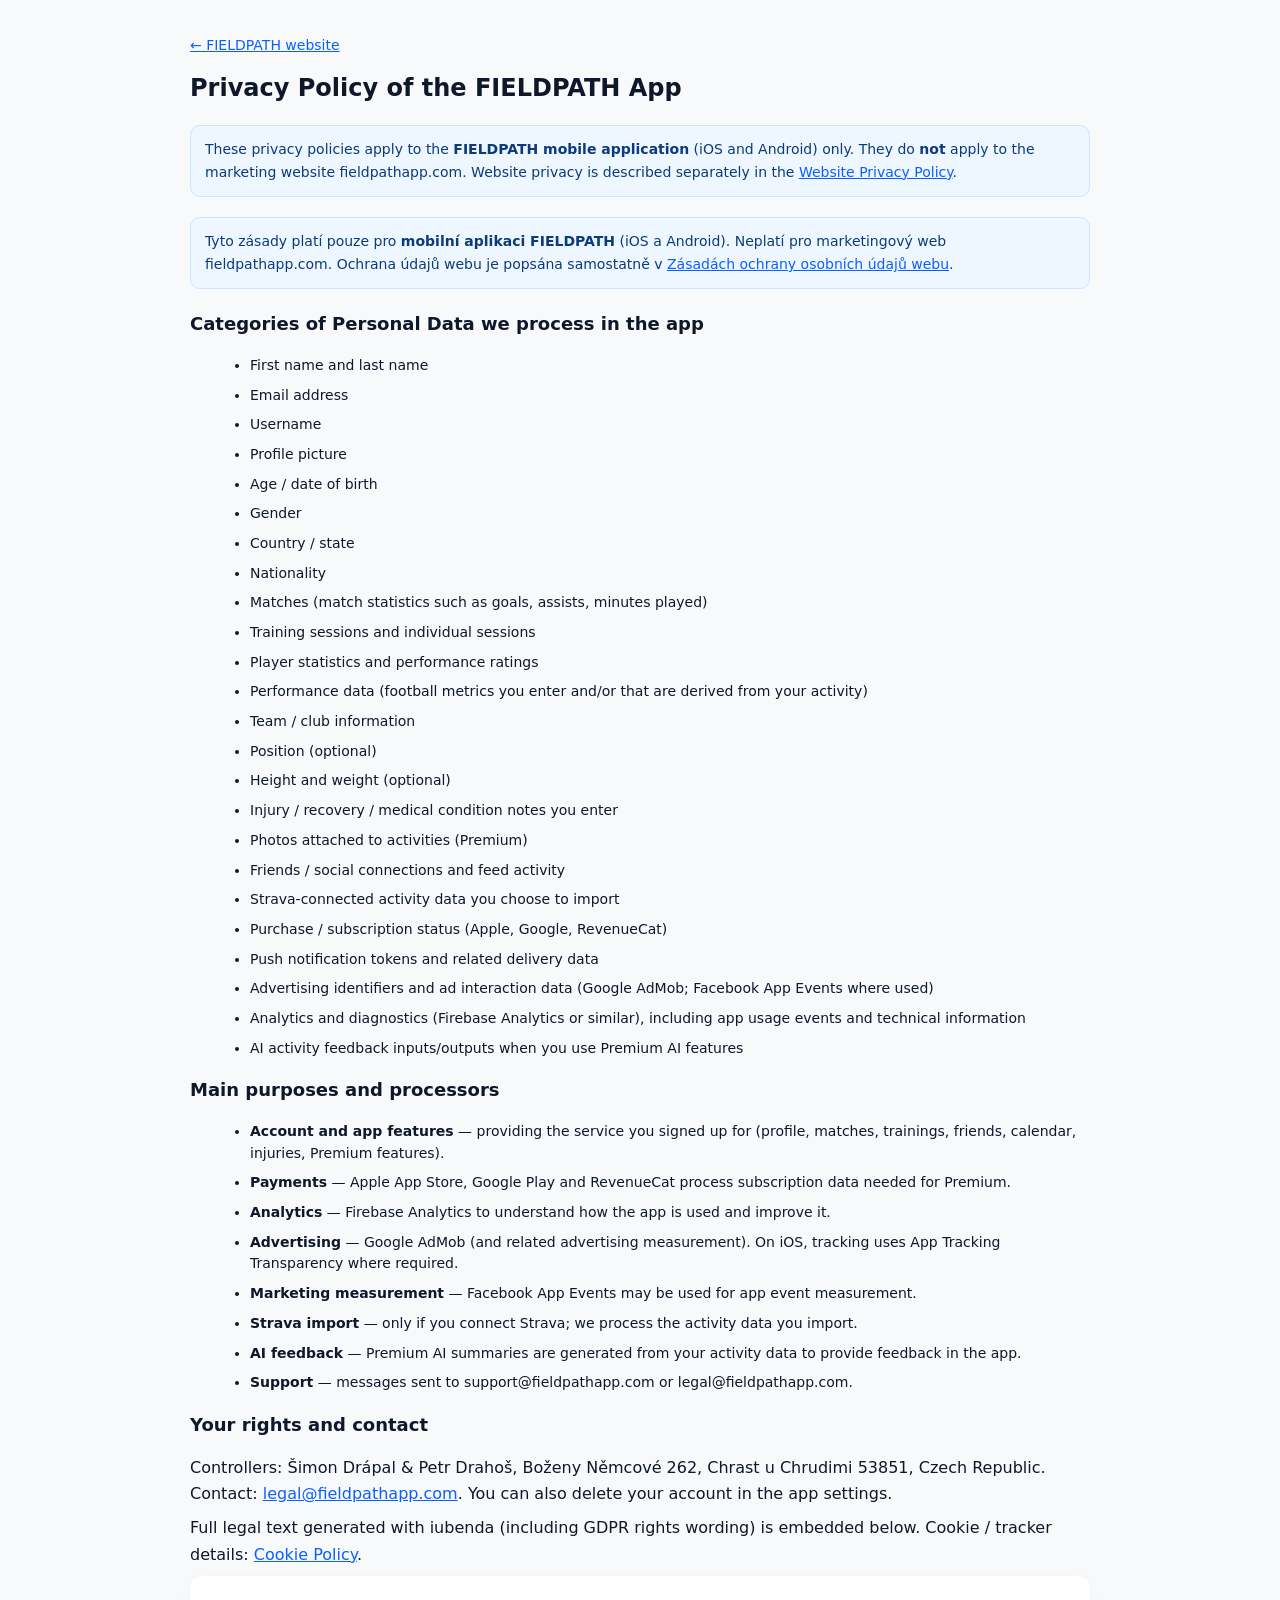
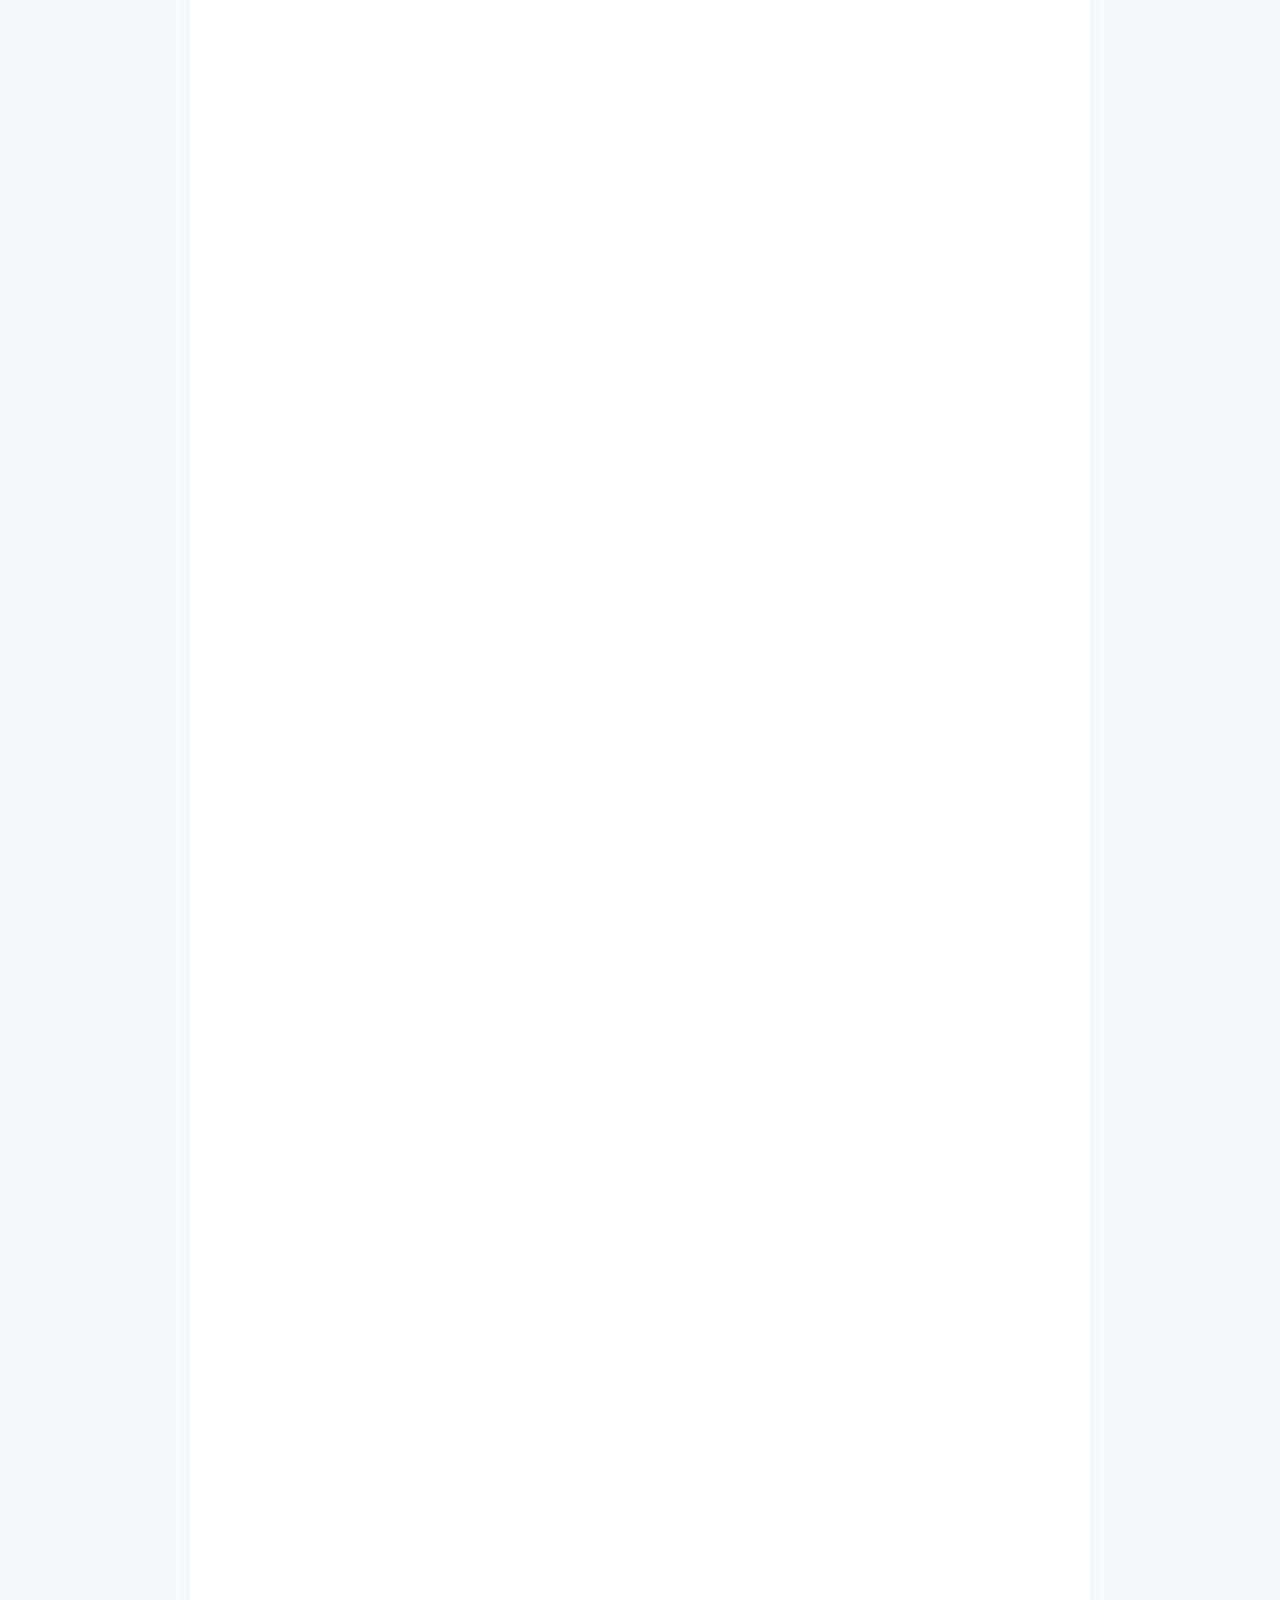
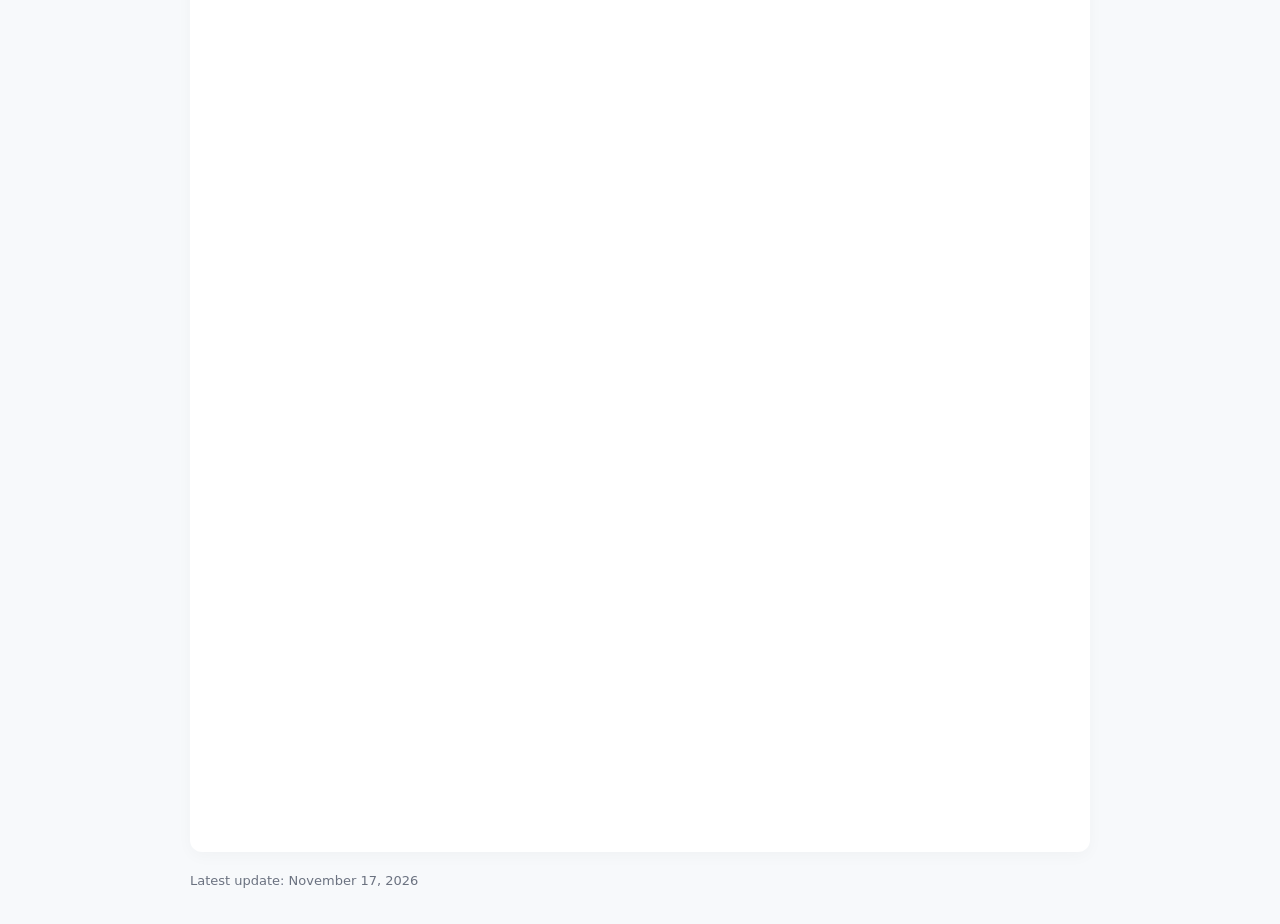
<file: privacy_policy/index.html>
<!doctype html>
<html lang="en">
<head>
    <meta charset="utf-8">
    <meta name="viewport" content="width=device-width,initial-scale=1">
    <title>Privacy Policy of FIELDPATH App</title>
    <link rel="canonical" href="https://www.fieldpathapp.com/privacy_policy/">
    <link rel="icon" href="/images/app_logo_rel.png" type="image/x-icon">
    <style>
        :root{--bg:#f7f9fb;--card:#ffffff;--accent:#0b5fff;--muted:#6b7280;--text:#0f172a}
        body{font-family:Inter, ui-sans-serif, system-ui, -apple-system, "Segoe UI", Roboto, "Helvetica Neue", Arial; background:var(--bg); color:var(--text); line-height:1.65; margin:0; padding:32px}
        .container{max-width:900px;margin:0 auto}
        main{margin-top:20px}
        article.card{background:var(--card);padding:24px;border-radius:12px;box-shadow:0 4px 16px rgba(15,23,42,0.03)}
        h1{margin-top:0;font-size:24px}
        h2{font-size:18px;margin-top:20px}
        h3{font-size:15px;margin-top:16px}
        p, li{margin:8px 0}
        ul{margin-left:20px}
        a{color:var(--accent);text-decoration:underline}
        footer{margin-top:18px;color:var(--muted);font-size:13px}
        .scope{background:#eef6ff;border:1px solid #cfe3ff;color:#0b3b7a;padding:12px 14px;border-radius:10px;margin:12px 0 20px;font-size:14px}
        .processed-data h2{margin-top:0}
        .processed-data li{font-size:14px; line-height:1.55}
        .policy-iframe-wrap{width:100%;margin-top:20px}
        .policy-iframe-wrap iframe{width:100%;border:0;min-height:2400px}
        .back{font-size:14px;display:inline-block;margin-bottom:12px}
    </style>
</head>
<body>
<div class="container">
    <a class="back" href="/">← FIELDPATH website</a>
    <header>
        <h1>Privacy Policy of the FIELDPATH App</h1>
    </header>
    <p class="scope">
        These privacy policies apply to the <strong>FIELDPATH mobile application</strong> (iOS and Android) only.
        They do <strong>not</strong> apply to the marketing website fieldpathapp.com.
        Website privacy is described separately in the
        <a href="/website_privacy/">Website Privacy Policy</a>.
    </p>
    <p class="scope" lang="cs">
        Tyto zásady platí pouze pro <strong>mobilní aplikaci FIELDPATH</strong> (iOS a Android).
        Neplatí pro marketingový web fieldpathapp.com.
        Ochrana údajů webu je popsána samostatně v
        <a href="/website_privacy/">Zásadách ochrany osobních údajů webu</a>.
    </p>
    <main>
        <section class="processed-data card">
            <h2>Categories of Personal Data we process in the app</h2>
            <ul>
                <li>First name and last name</li>
                <li>Email address</li>
                <li>Username</li>
                <li>Profile picture</li>
                <li>Age / date of birth</li>
                <li>Gender</li>
                <li>Country / state</li>
                <li>Nationality</li>
                <li>Matches (match statistics such as goals, assists, minutes played)</li>
                <li>Training sessions and individual sessions</li>
                <li>Player statistics and performance ratings</li>
                <li>Performance data (football metrics you enter and/or that are derived from your activity)</li>
                <li>Team / club information</li>
                <li>Position (optional)</li>
                <li>Height and weight (optional)</li>
                <li>Injury / recovery / medical condition notes you enter</li>
                <li>Photos attached to activities (Premium)</li>
                <li>Friends / social connections and feed activity</li>
                <li>Strava-connected activity data you choose to import</li>
                <li>Purchase / subscription status (Apple, Google, RevenueCat)</li>
                <li>Push notification tokens and related delivery data</li>
                <li>Advertising identifiers and ad interaction data (Google AdMob; Facebook App Events where used)</li>
                <li>Analytics and diagnostics (Firebase Analytics or similar), including app usage events and technical information</li>
                <li>AI activity feedback inputs/outputs when you use Premium AI features</li>
            </ul>

            <h2>Main purposes and processors</h2>
            <ul>
                <li><strong>Account and app features</strong> — providing the service you signed up for (profile, matches, trainings, friends, calendar, injuries, Premium features).</li>
                <li><strong>Payments</strong> — Apple App Store, Google Play and RevenueCat process subscription data needed for Premium.</li>
                <li><strong>Analytics</strong> — Firebase Analytics to understand how the app is used and improve it.</li>
                <li><strong>Advertising</strong> — Google AdMob (and related advertising measurement). On iOS, tracking uses App Tracking Transparency where required.</li>
                <li><strong>Marketing measurement</strong> — Facebook App Events may be used for app event measurement.</li>
                <li><strong>Strava import</strong> — only if you connect Strava; we process the activity data you import.</li>
                <li><strong>AI feedback</strong> — Premium AI summaries are generated from your activity data to provide feedback in the app.</li>
                <li><strong>Support</strong> — messages sent to support@fieldpathapp.com or legal@fieldpathapp.com.</li>
            </ul>

            <h2>Your rights and contact</h2>
            <p>
                Controllers: Šimon Drápal &amp; Petr Drahoš, Boženy Němcové 262, Chrast u Chrudimi 53851, Czech Republic.
                Contact: <a href="mailto:legal@fieldpathapp.com">legal@fieldpathapp.com</a>.
                You can also delete your account in the app settings.
            </p>
            <p>
                Full legal text generated with iubenda (including GDPR rights wording) is embedded below.
                Cookie / tracker details:
                <a href="https://www.iubenda.com/privacy-policy/53083407/cookie-policy" target="_blank" rel="noopener noreferrer">Cookie Policy</a>.
            </p>
        </section>
        <article class="card">
            <div class="policy-iframe-wrap">
                <iframe src="https://www.iubenda.com/privacy-policy/53083407" loading="lazy" title="Privacy Policy of FIELDPATH App"></iframe>
            </div>
        </article>
    </main>
    <footer>
        Latest update: November 17, 2026
    </footer>
</div>
</body>
</html>
</file>
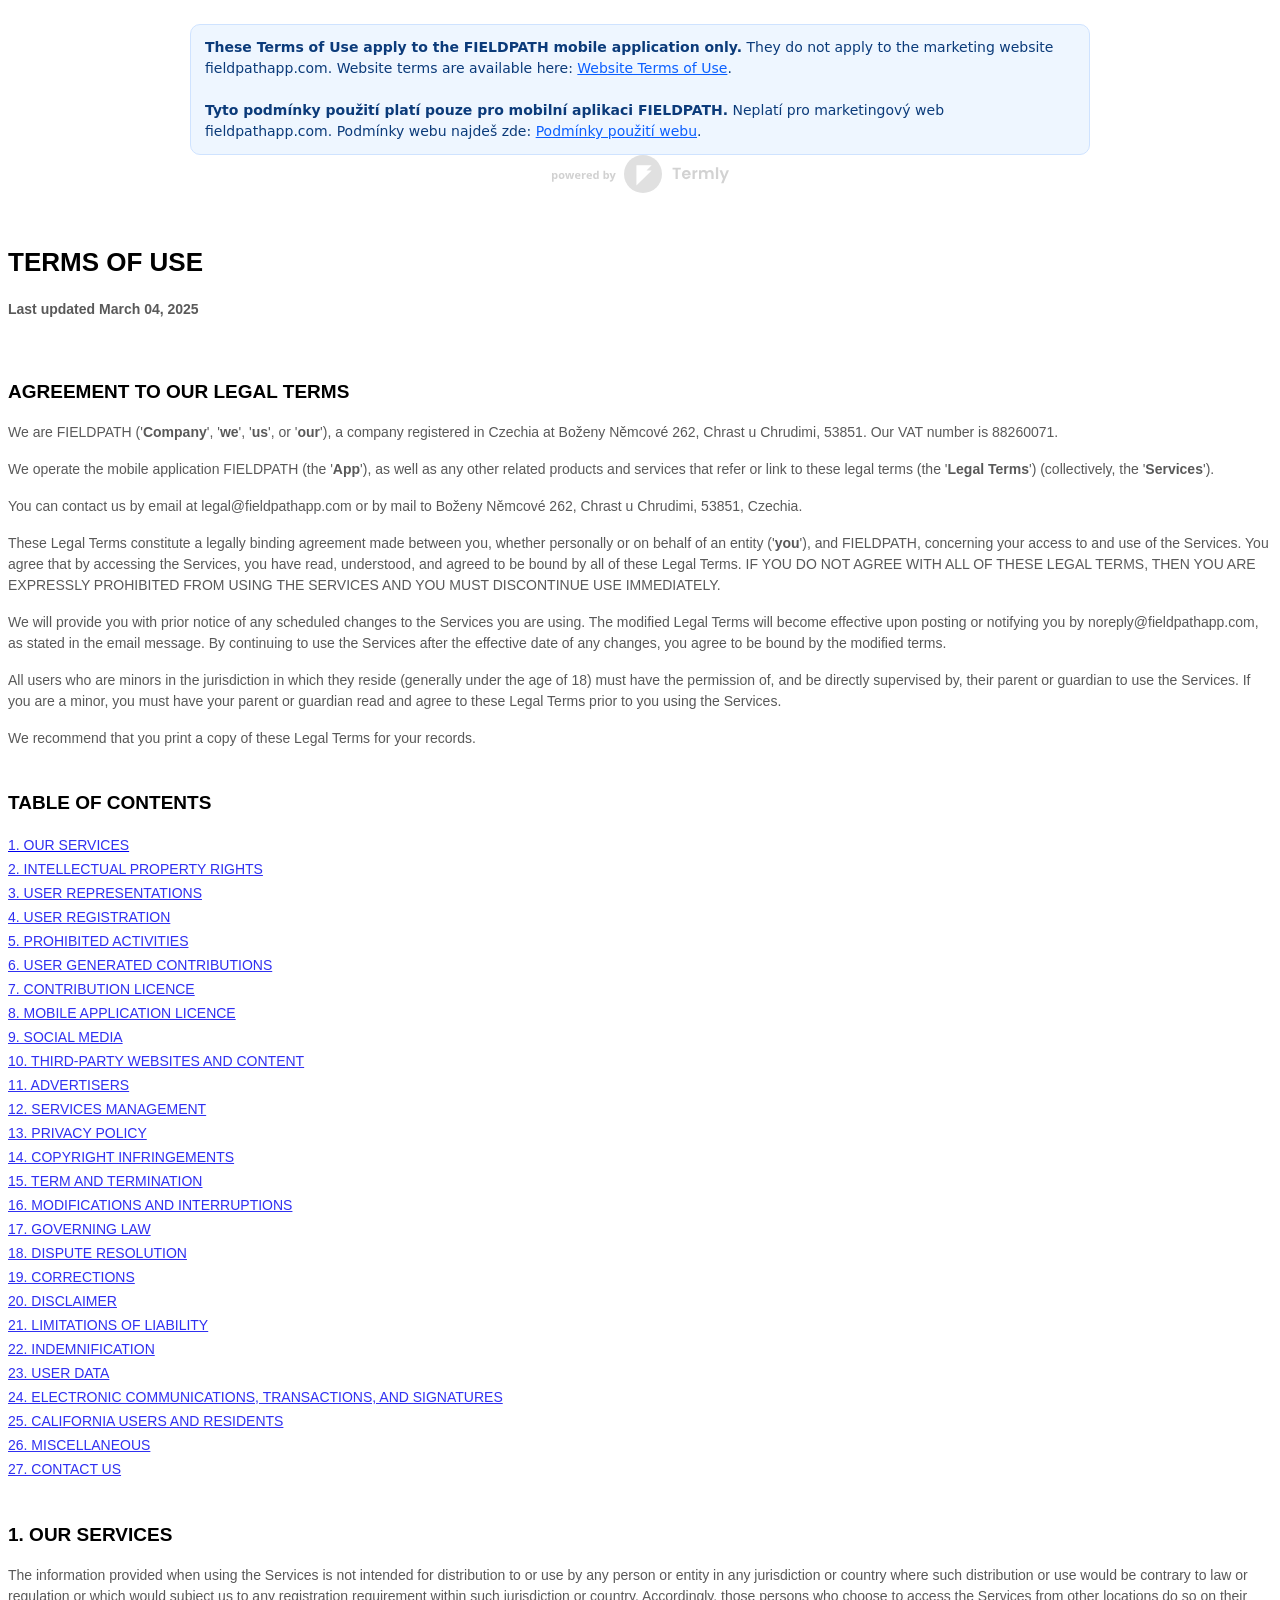
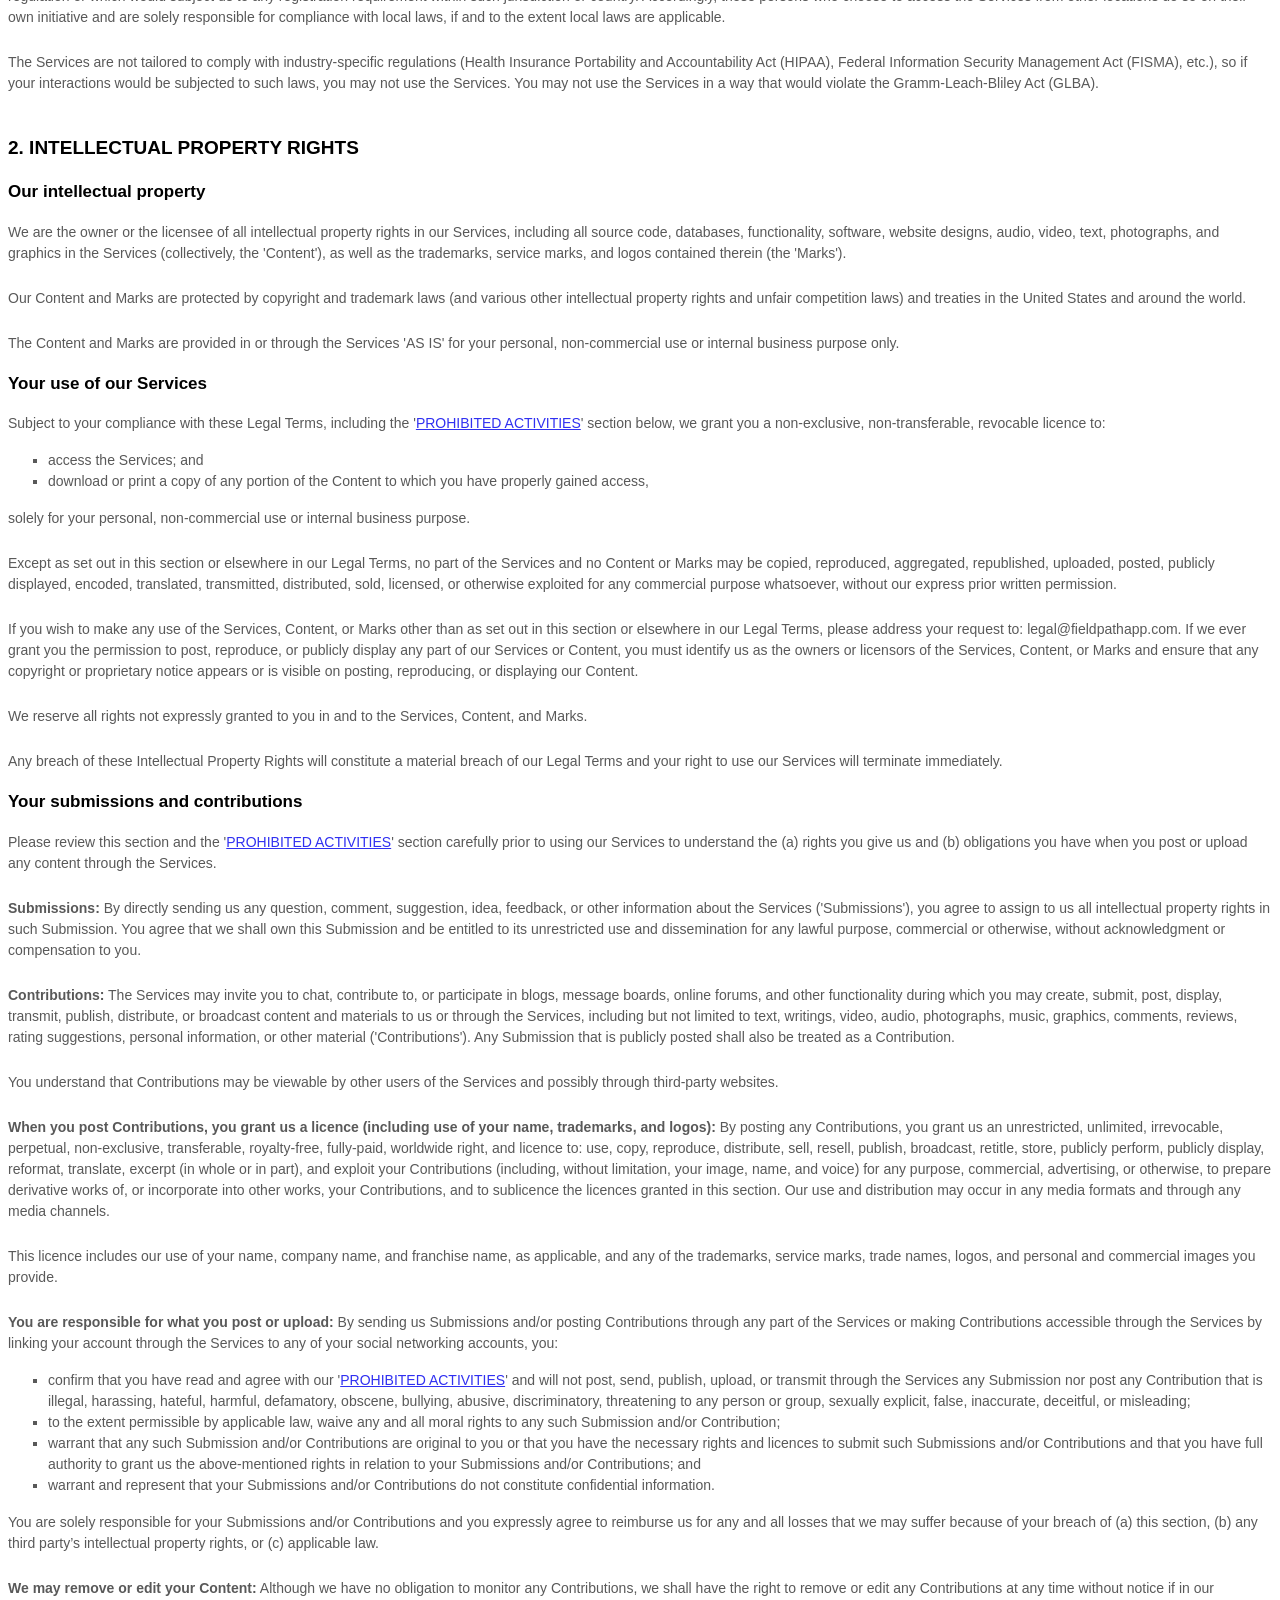
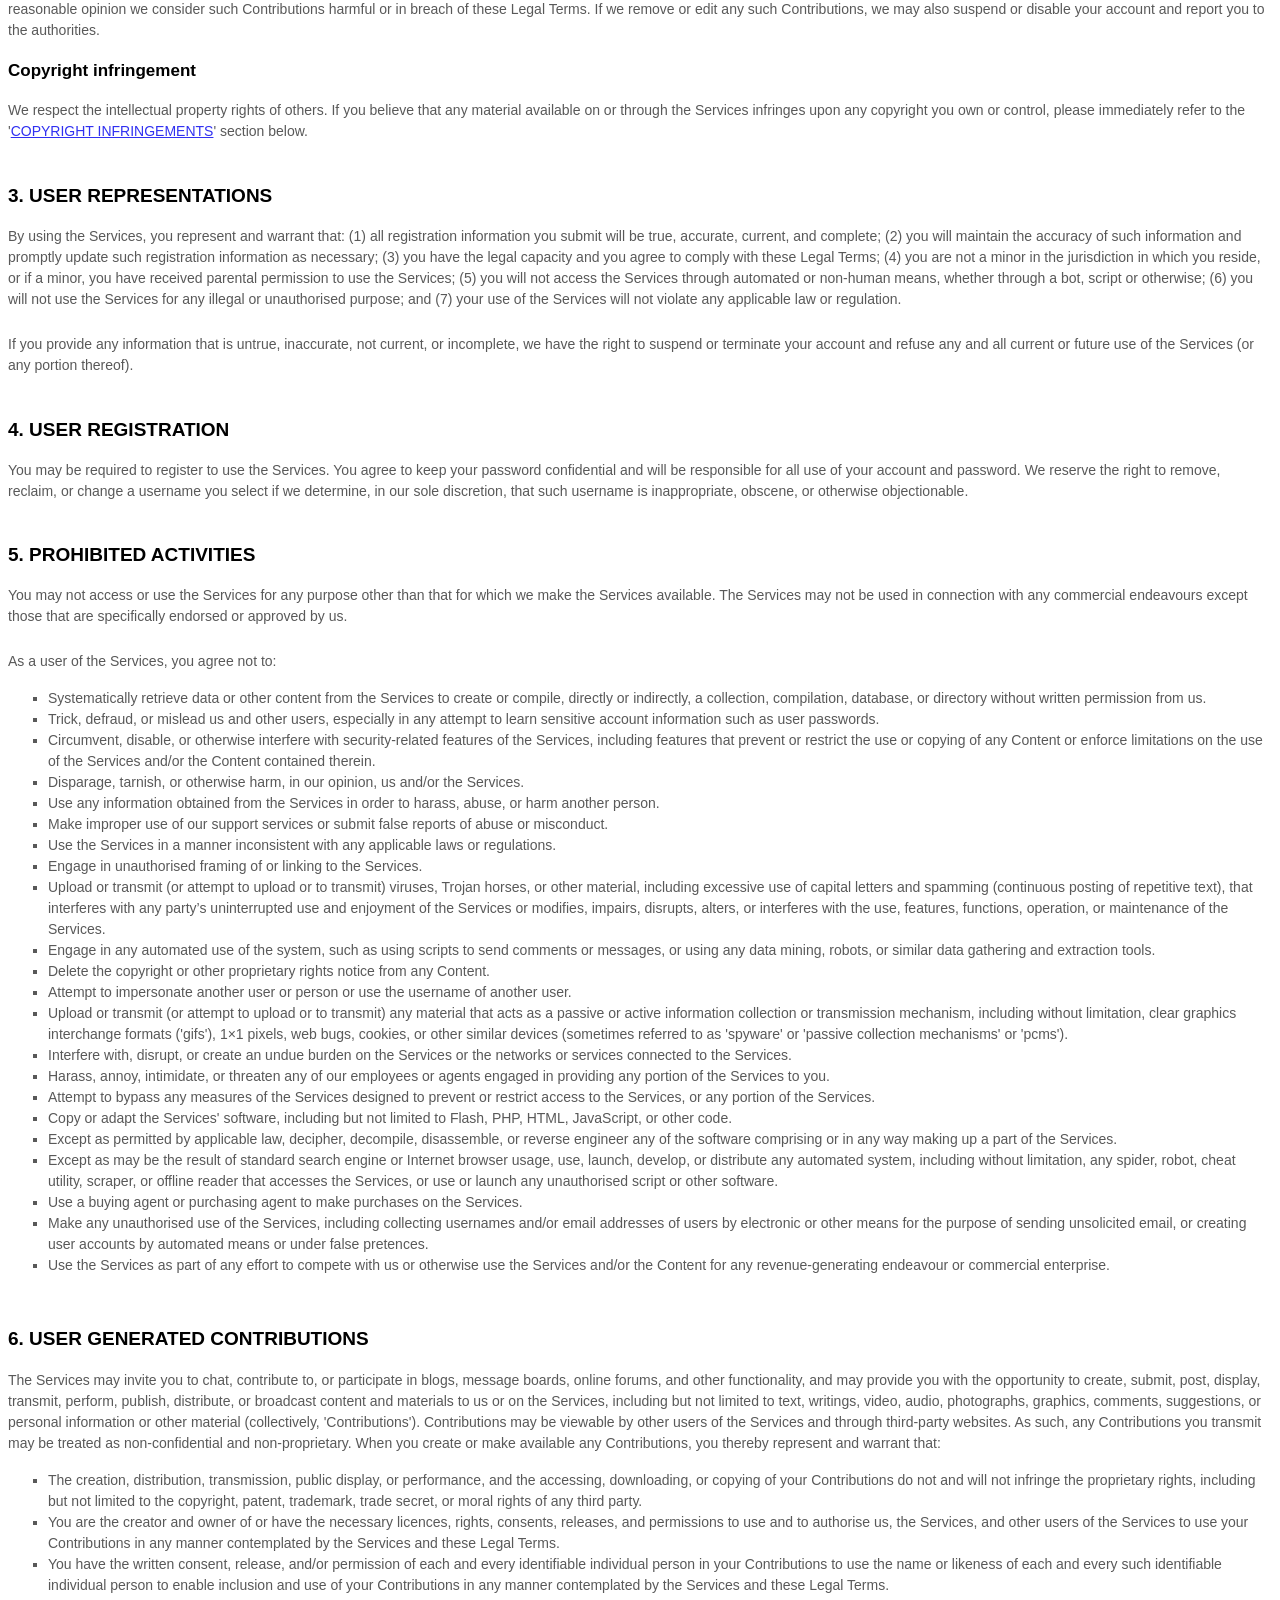
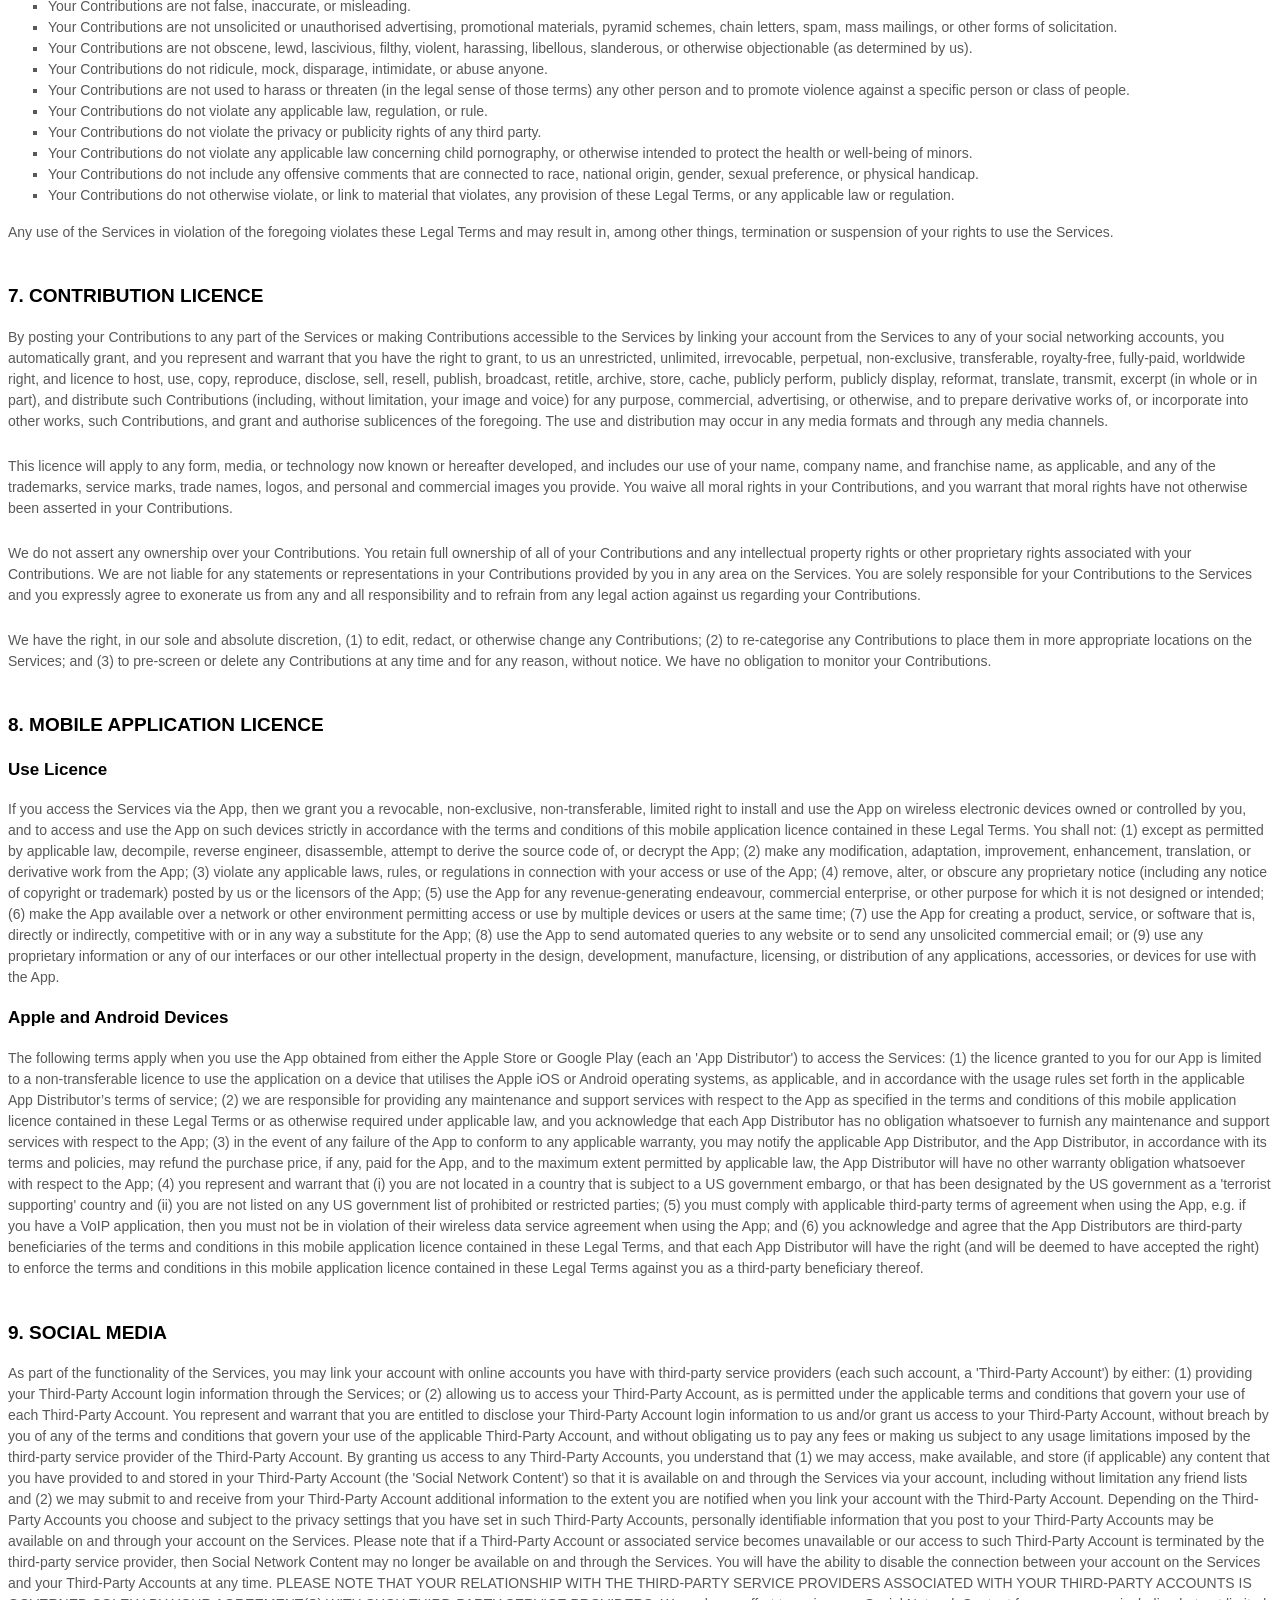
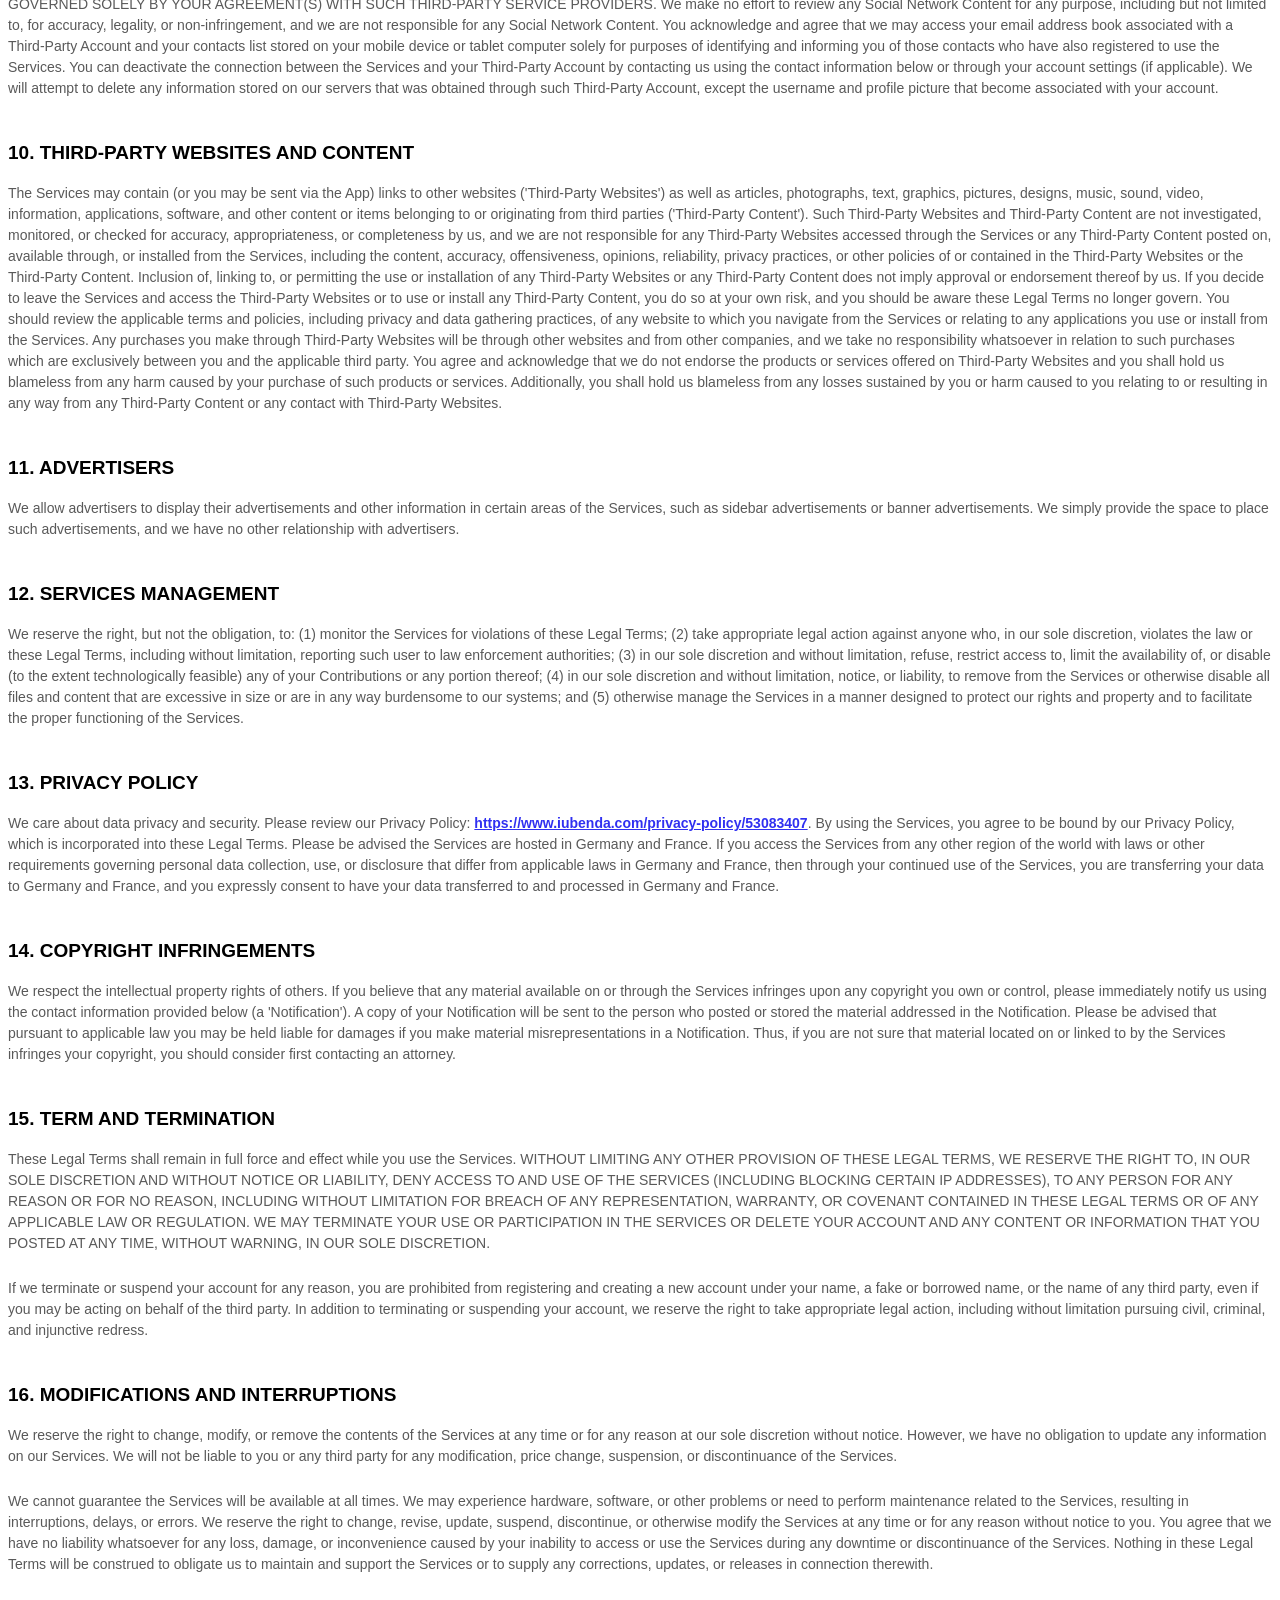
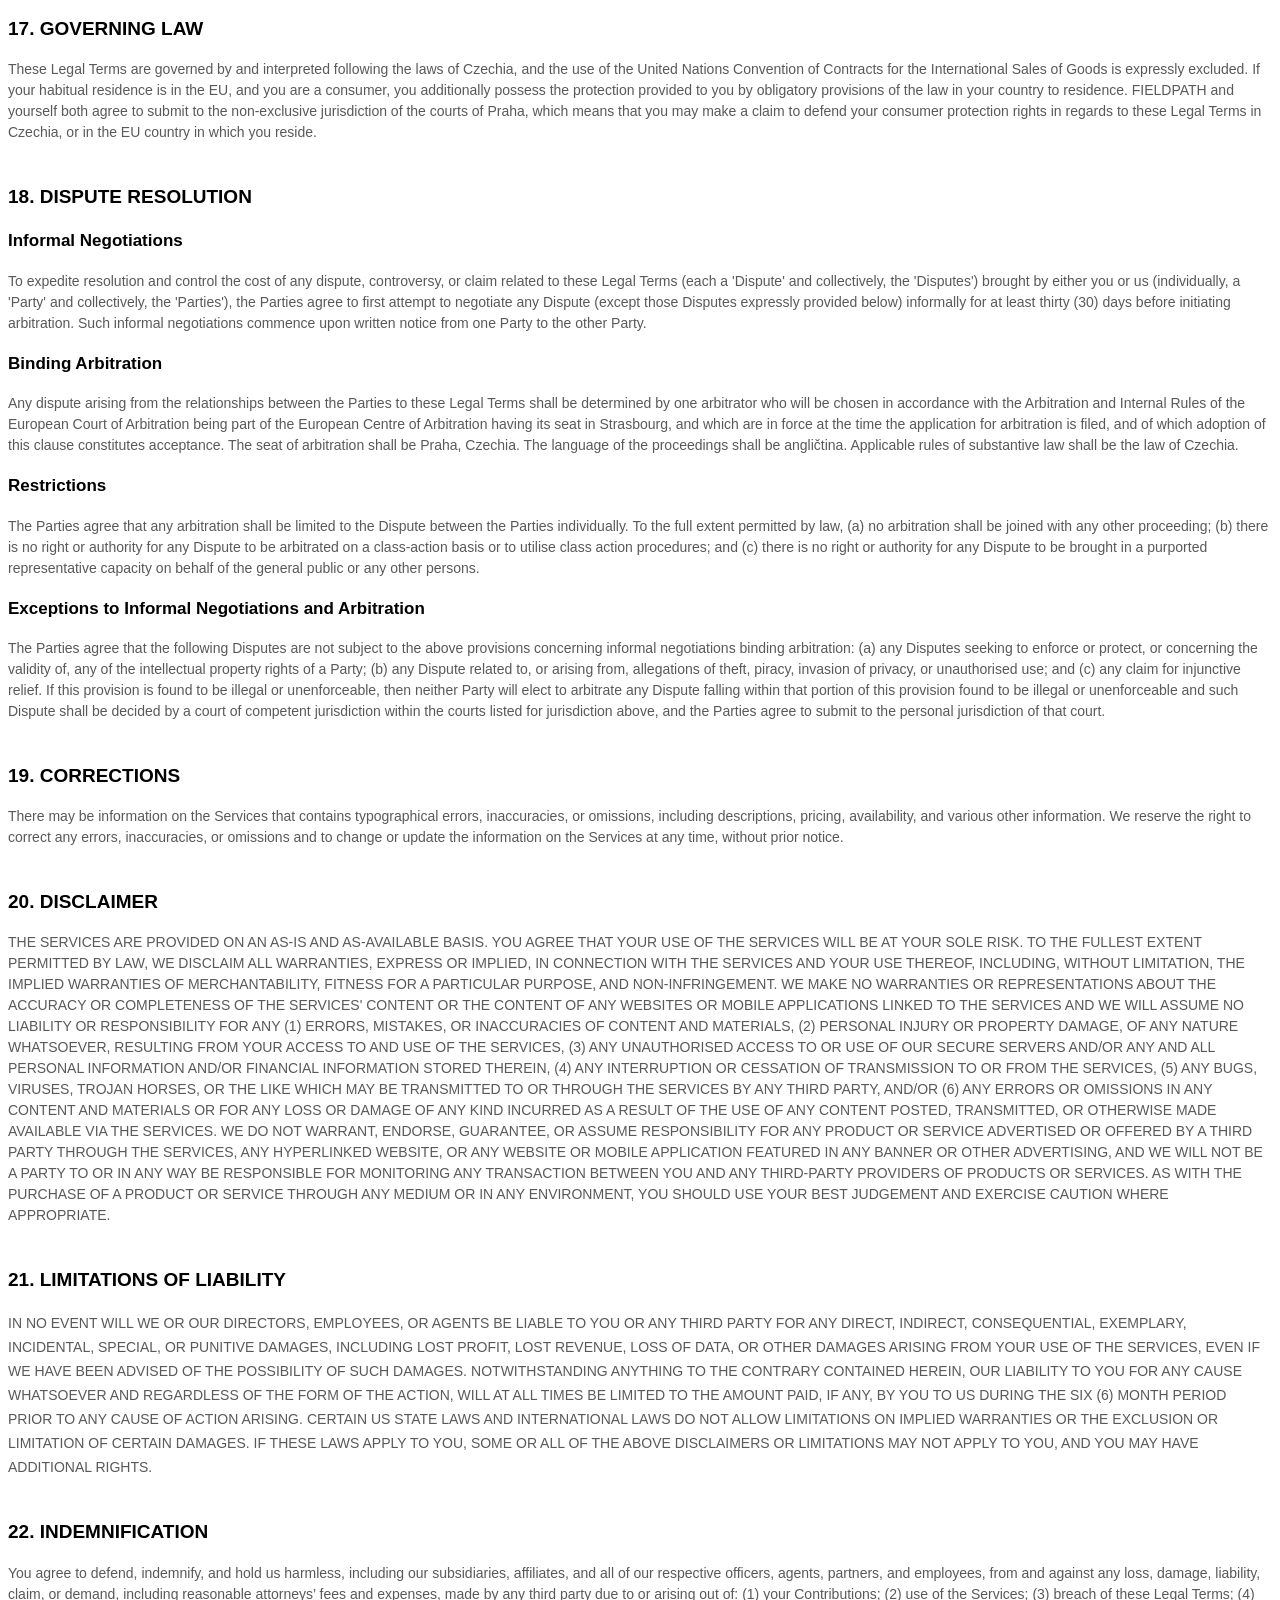
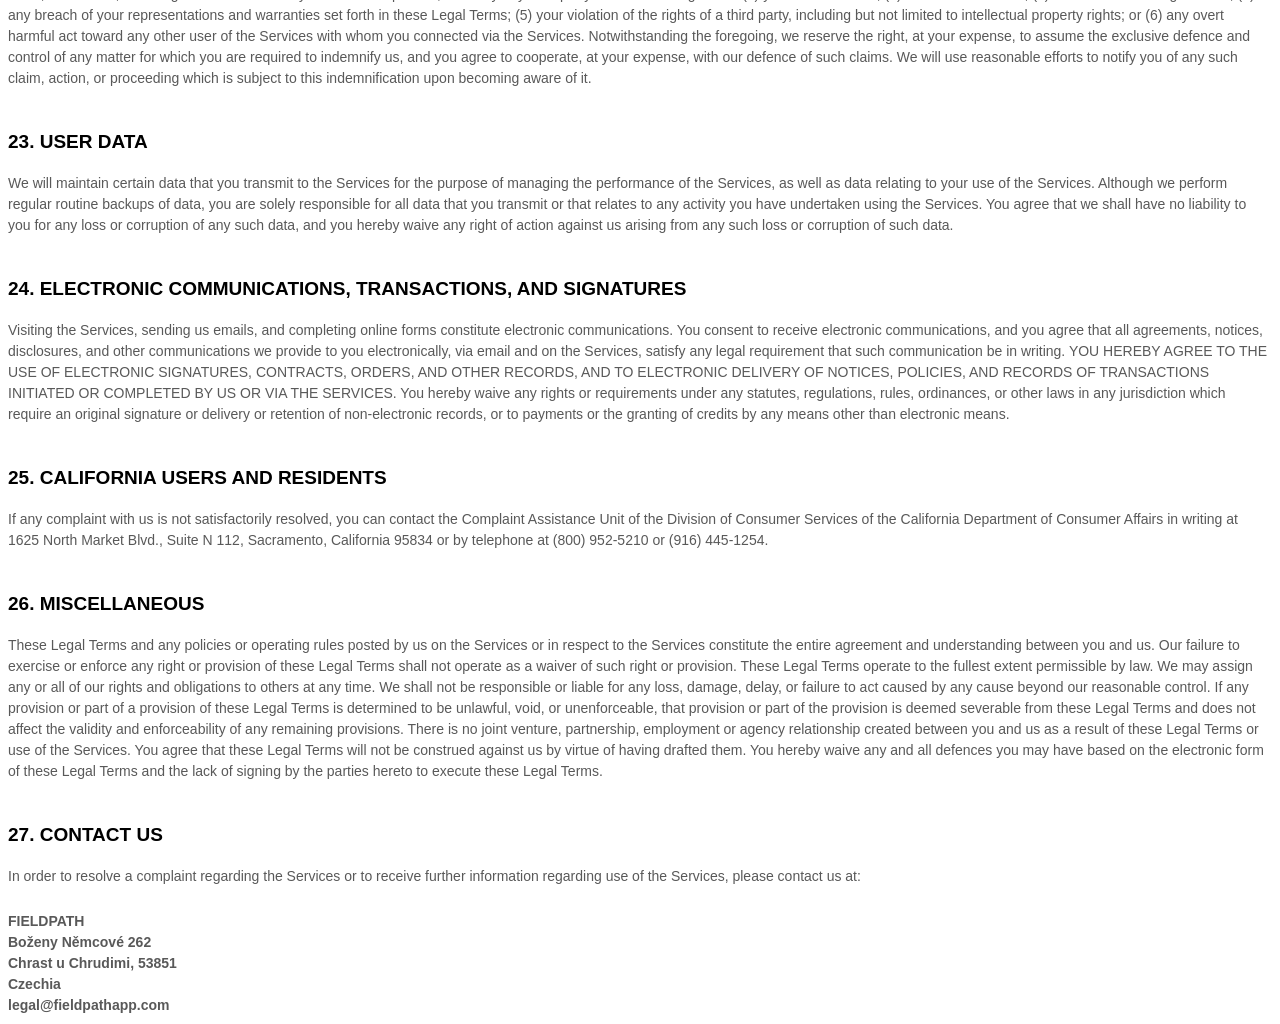
<file: terms_of_use/index.html>
<!DOCTYPE html>
<html lang="en">
<head>
        <meta charset="UTF-8">
        <meta name="viewport" content="width=device-width, initial-scale=1.0">
        <title data-en="App Terms of Use" data-cs="Podmínky použití aplikace"></title>
        <link rel="canonical" href="https://www.fieldpathapp.com/terms_of_use/">
        <link rel="icon" href="../images/app_logo_rel.png" type="image/x-icon">
</head>
<body>
<div id="app-terms-scope" style="max-width:900px;margin:24px auto 0;padding:0 16px;font-family:Inter,ui-sans-serif,system-ui,-apple-system,Segoe UI,Roboto,Helvetica Neue,Arial;">
  <div style="background:#eef6ff;border:1px solid #cfe3ff;color:#0b3b7a;padding:12px 14px;border-radius:10px;font-size:14px;line-height:1.5;">
    <strong>These Terms of Use apply to the FIELDPATH mobile application only.</strong>
    They do not apply to the marketing website fieldpathapp.com.
    Website terms are available here:
    <a href="/website_terms/" style="color:#0b5fff;">Website Terms of Use</a>.
    <br><br>
    <span lang="cs"><strong>Tyto podmínky použití platí pouze pro mobilní aplikaci FIELDPATH.</strong>
    Neplatí pro marketingový web fieldpathapp.com.
    Podmínky webu najdeš zde:
    <a href="/website_terms/" style="color:#0b5fff;">Podmínky použití webu</a>.</span>
  </div>
</div>

        <style>
                [data-custom-class='body'], [data-custom-class='body'] * {
                        background: transparent !important;
                      }
              [data-custom-class='title'], [data-custom-class='title'] * {
                        font-family: Arial !important;
              font-size: 26px !important;
              color: #000000 !important;
                      }
              [data-custom-class='subtitle'], [data-custom-class='subtitle'] * {
                        font-family: Arial !important;
              color: #595959 !important;
              font-size: 14px !important;
                      }
              [data-custom-class='heading_1'], [data-custom-class='heading_1'] * {
                        font-family: Arial !important;
              font-size: 19px !important;
              color: #000000 !important;
                      }
              [data-custom-class='heading_2'], [data-custom-class='heading_2'] * {
                        font-family: Arial !important;
              font-size: 17px !important;
              color: #000000 !important;
                      }
              [data-custom-class='body_text'], [data-custom-class='body_text'] * {
                        color: #595959 !important;
              font-size: 14px !important;
              font-family: Arial !important;
                      }
              [data-custom-class='link'], [data-custom-class='link'] * {
                        color: #3030F1 !important;
              font-size: 14px !important;
              font-family: Arial !important;
              word-break: break-word !important;
                      }
              </style>
                    <span style="display: block;margin: 0 auto 3.125rem;width: 11.125rem;height: 2.375rem;background: url([data-uri]) center no-repeat;"></span>
              
                    <div data-custom-class="body">
                    <div align="center" style="text-align: left;"><div class="MsoNormal" data-custom-class="title" style="line-height: 1.5;"><bdt class="block-component"><span style="font-size: 19px;"></bdt><bdt class="question"><strong><h1>TERMS OF USE</h1></strong></bdt><bdt class="statement-end-if-in-editor"></bdt></span></div><div class="MsoNormal" data-custom-class="subtitle" style="line-height: 1.5;"><strong>Last updated</strong> <bdt class="question"><strong>March 04, 2025</strong></bdt></div><div class="MsoNormal" style="line-height: 1.1;"><br></div><div style="line-height: 1.5;"><br></div><div style="line-height: 1.5;"><strong><span data-custom-class="heading_1"><h2>AGREEMENT TO OUR LEGAL TERMS</h2></span></strong></div></div><div align="center" style="text-align: left;"><div class="MsoNormal" id="agreement" style="line-height: 1.5;"><a name="_6aa3gkhykvst"></a></div></div><div align="center" style="text-align: left;"><div class="MsoNormal" data-custom-class="body_text" style="line-height: 1.5;"><span style="font-size:11.0pt;line-height:115%;font-family:Arial;
              Calibri;color:#595959;mso-themecolor:text1;mso-themetint:166;">We are <bdt class="block-container question question-in-editor" data-id="9d459c4e-c548-e5cb-7729-a118548965d2" data-type="question">FIELDPATH</bdt><bdt class="block-component"></bdt> (<bdt class="block-component"></bdt>'<strong>Company</strong>', '<strong>we</strong>', '<strong>us</strong>', or '<strong>our</strong>'<bdt class="else-block"></bdt>)<span style="font-size:11.0pt;line-height:115%;
              Arial;mso-fareast-font-family:Calibri;color:#595959;mso-themecolor:text1;
              mso-themetint:166;"><span style="font-size:11.0pt;line-height:115%;
              Arial;mso-fareast-font-family:Calibri;color:#595959;mso-themecolor:text1;
              mso-themetint:166;"><span style="font-size:11.0pt;line-height:115%;
              Arial;mso-fareast-font-family:Calibri;color:#595959;mso-themecolor:text1;
              mso-themetint:166;"><bdt class="question"><bdt class="block-component"></bdt></bdt><span style="font-size:11.0pt;line-height:115%;
              Arial;mso-fareast-font-family:Calibri;color:#595959;mso-themecolor:text1;
              mso-themetint:166;"><bdt class="block-component"></bdt></span>, a company registered in<bdt class="block-component"></bdt><bdt class="block-component"></bdt> <span style="font-size:11.0pt;line-height:115%;
              Arial;mso-fareast-font-family:Calibri;color:#595959;mso-themecolor:text1;
              mso-themetint:166;"><span style="font-size:11.0pt;line-height:115%;
              Arial;mso-fareast-font-family:Calibri;color:#595959;mso-themecolor:text1;
              mso-themetint:166;"><bdt class="question">Czechia</bdt><bdt class="statement-end-if-in-editor"><span style="font-size:11.0pt;line-height:115%;
              Arial;mso-fareast-font-family:Calibri;color:#595959;mso-themecolor:text1;
              mso-themetint:166;"><span style="font-size:11.0pt;line-height:115%;
              Arial;mso-fareast-font-family:Calibri;color:#595959;mso-themecolor:text1;
              mso-themetint:166;"><bdt class="statement-end-if-in-editor"></bdt></span></span></bdt></span></span> at <bdt class="question">Boženy Němcové 262</bdt><bdt class="block-component"></bdt></span></span>, <bdt class="question">Chrast u Chrudimi</bdt></span></span><span style="font-size: 15px;"><span data-custom-class="body_text"><span style="font-size: 15px;"><span data-custom-class="body_text"><span style="color: rgb(89, 89, 89);"><bdt class="block-component"></bdt>, <bdt class="question">53851</bdt><bdt class="statement-end-if-in-editor"></bdt><bdt class="block-component"></bdt></span></span></span></span></span><span style="font-size:11.0pt;line-height:115%;
              Arial;mso-fareast-font-family:Calibri;color:#595959;mso-themecolor:text1;
              mso-themetint:166;"><span style="font-size:11.0pt;line-height:115%;
              Arial;mso-fareast-font-family:Calibri;color:#595959;mso-themecolor:text1;
              mso-themetint:166;"><bdt class="else-block"></bdt></bdt></span></bdt></span><bdt class="statement-end-if-in-editor">.</bdt></span><bdt class="block-component"></bdt> Our VAT number is <bdt class="question">88260071.</bdt><bdt class="statement-end-if-in-editor"></bdt></span></span></span></span></span></span></div></div><div align="center" style="line-height: 1;"><br></div><div align="center" style="text-align: left;"><div class="MsoNormal" data-custom-class="body_text" style="line-height: 1.5;"><span style="font-size:11.0pt;line-height:115%;font-family:Arial;
              Calibri;color:#595959;mso-themecolor:text1;mso-themetint:166;">We operate <bdt class="block-component"></bdt><bdt class="block-component"></bdt>the mobile application <bdt class="question">FIELDPATH</bdt> (the <bdt class="block-component"></bdt>'<strong>App</strong>'<bdt class="else-block"></bdt>)<bdt class="statement-end-if-in-editor"></bdt>, as well as any other related products and services that refer or link to these legal terms (the <bdt class="block-component"></bdt>'<strong>Legal Terms</strong>'<bdt class="else-block"></bdt>) (collectively, the <bdt class="block-component"></bdt>'<strong>Services</strong>'<bdt class="else-block"></bdt>). <bdt class="block-component"></bdt></span></div><div class="MsoNormal" style="line-height: 1;"><br></div><div class="MsoNormal" data-custom-class="body_text" style="line-height: 1.5;"><span style="font-size:11.0pt;line-height:115%;font-family:Arial;
              Calibri;color:#595959;mso-themecolor:text1;mso-themetint:166;">You can contact us by <bdt class="block-component">email at <bdt class="question">legal@fieldpathapp.com</bdt><bdt class="block-component"></bdt> or by mail to <bdt class="question">Boženy Němcové 262</bdt><bdt class="block-component"></bdt>, <bdt class="question">Chrast u Chrudimi</bdt><bdt class="block-component"></bdt>, <bdt class="question">53851</bdt><bdt class="statement-end-if-in-editor"></bdt><bdt class="block-component"></bdt><bdt class="block-component"><bdt class="block-component">, </bdt><bdt class="question">Czechia</bdt><bdt class="statement-end-if-in-editor"></bdt></bdt>.</span></div><div class="MsoNormal" style="line-height: 1;"><br></div><div class="MsoNormal" data-custom-class="body_text" style="line-height: 1.5;"><span style="font-size:11.0pt;line-height:115%;font-family:Arial;
              Calibri;color:#595959;mso-themecolor:text1;mso-themetint:166;">These Legal Terms constitute a legally binding agreement made between you, whether personally or on behalf of an entity (<bdt class="block-component"></bdt>'<strong>y</strong><strong>ou</strong>'<bdt class="else-block"></bdt>), and <bdt class="question">FIELDPATH</bdt>, concerning your access to and use of the Services. You agree that by accessing the Services, you have read, understood, and agreed to be bound by all of these Legal Terms. IF YOU DO NOT AGREE WITH ALL OF THESE LEGAL TERMS, THEN YOU ARE EXPRESSLY PROHIBITED FROM USING THE SERVICES AND YOU MUST DISCONTINUE USE IMMEDIATELY.<bdt class="block-component"></bdt><bdt class="block-component"></bdt></span></div><div class="MsoNormal" style="line-height: 1;"><br></div><div class="MsoNormal" data-custom-class="body_text" style="line-height: 1.5;"><span style="font-size:11.0pt;line-height:115%;font-family:Arial;
              Calibri;color:#595959;mso-themecolor:text1;mso-themetint:166;">We will provide you with prior notice of any scheduled changes to the Services you are using. The modified Legal Terms will become effective upon posting or notifying you by <bdt class="question">noreply@fieldpathapp.com</bdt>, as stated in the email message. By continuing to use the Services after the effective date of any changes, you agree to be bound by the modified terms.<bdt class="block-component"></bdt><bdt class="statement-end-if-in-editor"></bdt></span></div></div><div align="center" style="line-height: 1;"><br></div><div align="center" style="text-align: left;"><div class="MsoNormal" data-custom-class="body_text" style="line-height: 1.5;"><bdt class="block-container if" data-type="if" id="a2595956-7028-dbe5-123e-d3d3a93ed076"><bdt data-type="conditional-block"><bdt data-type="body"><span style="font-size:11.0pt;line-height:115%;font-family:Arial;
              Calibri;color:#595959;mso-themecolor:text1;mso-themetint:166;"><bdt class="block-component"></bdt><bdt class="block-container if" data-type="if" id="a2595956-7028-dbe5-123e-d3d3a93ed076"><bdt data-type="conditional-block"><bdt data-type="body"><span style="color: rgb(89, 89, 89); font-size: 14.6667px;">All users who are minors in the jurisdiction in which they reside (generally under the age of 18) must have the permission of, and be directly supervised by, their parent or guardian to use the Services. If you are a minor, you must have your parent or guardian read and agree to these Legal Terms prior to you using the Services.</span></bdt></bdt></bdt></span></bdt></bdt><bdt class="statement-end-if-in-editor" data-type="close"></bdt></bdt></div><div class="MsoNormal" style="line-height: 1;"><br></div><div class="MsoNormal" data-custom-class="body_text" style="line-height: 1.5;">We recommend that you print a copy of these Legal Terms for your records.</div><div class="MsoNormal" style="line-height: 1.5;"><br></div><div class="MsoNormal" data-custom-class="heading_1" style="line-height: 1.5;"><strong><h2>TABLE OF CONTENTS</h2></strong></div><div class="MsoNormal" style="line-height: 1.5;"><a href="#services"><span data-custom-class="link"><span style="color: rgb(0, 58, 250); font-size: 15px;"><span data-custom-class="body_text">1. OUR SERVICES</span></span></span></a></div><div class="MsoNormal" style="line-height: 1.5;"><a data-custom-class="link" href="#ip"><span style="color: rgb(0, 58, 250);"><span data-custom-class="body_text">2. INTELLECTUAL PROPERTY RIGHTS</span></span></a></div><div class="MsoNormal" style="line-height: 1.5;"><a data-custom-class="link" href="#userreps"></a><a data-custom-class="link" href="#userreps"><span style="color: rbg(0, 58, 250); font-size: 15px; line-height: 1.5;"><span data-custom-class="body_text">3. USER REPRESENTATIONS</span></span></a></div><div class="MsoNormal" style="line-height: 1.5;"><span style="font-size: 15px;"><span data-custom-class="body_text"><bdt class="block-component"></bdt></span></span><a data-custom-class="link" href="#userreg"><span style="color: rgb(0, 58, 250); font-size: 15px;"><span data-custom-class="body_text">4. USER REGISTRATION</span></span></a><span style="font-size: 15px;"><span data-custom-class="body_text"><bdt class="statement-end-if-in-editor"></bdt></span></span> <a data-custom-class="link" href="#products"></a></div><div class="MsoNormal" style="line-height: 1.5;"><a data-custom-class="link" href="#products"><span style="color: rgb(0, 58, 250); font-size: 15px;"><span data-custom-class="body_text"><bdt class="block-component"></bdt><bdt class="block-component"></bdt><bdt class="statement-end-if-in-editor"></bdt></span></span></a> <a data-custom-class="link" href="#purchases"></a></div><div class="MsoNormal" style="line-height: 1.5;"><a data-custom-class="link" href="#purchases"><span style="color: rgb(0, 58, 250); font-size: 15px;"><span data-custom-class="body_text"><bdt class="block-component"></bdt></span></span></a></div><div class="MsoNormal" style="line-height: 1.5;"><bdt class="block-component"><span style="font-size: 15px;"></span></bdt></div><div class="MsoNormal" style="line-height: 1.5;"><span style="font-size: 15px;"><span data-custom-class="body_text"><bdt class="block-component"></bdt></span></span> <a data-custom-class="link" href="#software"></a> <a data-custom-class="link" href="#software"></a></div><div class="MsoNormal" style="line-height: 1.5;"><a data-custom-class="link" href="#software"><span style="color: rgb(0, 58, 250); font-size: 15px;"><span data-custom-class="body_text"><bdt class="block-component"></bdt></span></span></a> <a data-custom-class="link" href="#prohibited"></a></div><div class="MsoNormal" style="line-height: 1.5;"><a data-custom-class="link" href="#prohibited"><span style="color: rgb(0, 58, 250); font-size: 15px;"><span data-custom-class="body_text">5. PROHIBITED ACTIVITIES</span></span></a> <a data-custom-class="link" href="#ugc"></a></div><div class="MsoNormal" style="line-height: 1.5;"><a data-custom-class="link" href="#ugc"><span style="color: rgb(0, 58, 250); font-size: 15px;"><span data-custom-class="body_text">6. USER GENERATED CONTRIBUTIONS</span></span></a> <a data-custom-class="link" href="#license"></a></div><div class="MsoNormal" style="line-height: 1.5;"><a data-custom-class="link" href="#license"><span style="color: rgb(0, 58, 250); font-size: 15px;"><span data-custom-class="body_text">7. CONTRIBUTION <bdt class="block-component"></bdt>LICENCE<bdt class="else-block"></bdt></span></span></a> <a data-custom-class="link" href="#reviews"></a></div><div class="MsoNormal" style="line-height: 1.5;"><a data-custom-class="link" href="#reviews"><span style="color: rgb(0, 58, 250); font-size: 15px;"><span data-custom-class="body_text"><bdt class="block-component"></bdt></span></span></a> <a data-custom-class="link" href="#mobile"></a></div><div class="MsoNormal" style="line-height: 1.5;"><a data-custom-class="link" href="#mobile"><span style="color: rgb(0, 58, 250); font-size: 15px;"><span data-custom-class="body_text"><bdt class="block-component"></bdt>8. MOBILE APPLICATION <bdt class="block-component"></bdt>LICENCE<bdt class="else-block"></bdt><bdt class="statement-end-if-in-editor"></bdt></span></span></a> <a data-custom-class="link" href="#socialmedia"></a></div><div class="MsoNormal" style="line-height: 1.5;"><a data-custom-class="link" href="#socialmedia"><span style="color: rgb(0, 58, 250); font-size: 15px;"><span data-custom-class="body_text"><bdt class="block-component"></bdt>9. SOCIAL MEDIA<bdt class="statement-end-if-in-editor"></bdt></span></span></a> <a data-custom-class="link" href="#thirdparty"></a></div><div class="MsoNormal" style="line-height: 1.5;"><a data-custom-class="link" href="#thirdparty"><span style="color: rgb(0, 58, 250); font-size: 15px;"><span data-custom-class="body_text"><bdt class="block-component"></bdt>10. THIRD-PARTY WEBSITES AND CONTENT<bdt class="statement-end-if-in-editor"></bdt></span></span></a> <a data-custom-class="link" href="#advertisers"></a></div><div class="MsoNormal" style="line-height: 1.5;"><a data-custom-class="link" href="#advertisers"><span style="color: rgb(0, 58, 250); font-size: 15px;"><span data-custom-class="body_text"><bdt class="block-component"></bdt>11. ADVERTISERS<bdt class="statement-end-if-in-editor"></bdt></span></span></a> <a data-custom-class="link" href="#sitemanage"></a></div><div class="MsoNormal" style="line-height: 1.5;"><a data-custom-class="link" href="#sitemanage"><span style="color: rgb(0, 58, 250); font-size: 15px;"><span data-custom-class="body_text">12. SERVICES MANAGEMENT</span></span></a> <a data-custom-class="link" href="#ppyes"></a></div><div class="MsoNormal" style="line-height: 1.5;"><a data-custom-class="link" href="#ppyes"><span style="color: rgb(0, 58, 250); font-size: 15px;"><span data-custom-class="body_text"><bdt class="block-component"></bdt>13. PRIVACY POLICY<bdt class="statement-end-if-in-editor"></bdt></span></span></a> <a data-custom-class="link" href="#ppno"></a></div><div class="MsoNormal" style="line-height: 1.5;"><a data-custom-class="link" href="#ppno"><span style="color: rgb(0, 58, 250); font-size: 15px;"><span data-custom-class="body_text"><bdt class="block-component"></bdt></span></span></a> <a data-custom-class="link" href="#dmca"></a></div><div class="MsoNormal" style="line-height: 1.5;"><a data-custom-class="link" href="#dmca"><span style="color: rgb(0, 58, 250); font-size: 15px;"><span data-custom-class="body_text"><bdt class="block-component"></bdt><bdt class="block-component"></bdt><bdt class="statement-end-if-in-editor"></bdt></span></span></a></div><div class="MsoNormal" style="line-height: 1.5;"><span style="font-size: 15px;"><span data-custom-class="body_text"><bdt class="block-component"></bdt><bdt class="block-component"></bdt></span></span><a data-custom-class="link" href="#copyrightyes"><span style="color: rgb(0, 58, 250); font-size: 15px;"><span data-custom-class="body_text">14. COPYRIGHT INFRINGEMENTS</span></span></a><span style="font-size: 15px;"><span data-custom-class="body_text"><bdt class="statement-end-if-in-editor"></bdt><bdt class="block-component"></bdt></span></span> <a data-custom-class="link" href="#terms"></a></div><div class="MsoNormal" style="line-height: 1.5;"><a data-custom-class="link" href="#terms"><span style="color: rgb(0, 58, 250); font-size: 15px;"><span data-custom-class="body_text">15. TERM AND TERMINATION</span></span></a> <a data-custom-class="link" href="#modifications"></a></div><div class="MsoNormal" style="line-height: 1.5;"><a data-custom-class="link" href="#modifications"><span style="color: rgb(0, 58, 250); font-size: 15px;"><span data-custom-class="body_text">16. MODIFICATIONS AND INTERRUPTIONS</span></span></a> <a data-custom-class="link" href="#law"></a></div><div class="MsoNormal" style="line-height: 1.5;"><a data-custom-class="link" href="#law"><span style="color: rgb(0, 58, 250); font-size: 15px;"><span data-custom-class="body_text">17. GOVERNING LAW</span></span></a> <a data-custom-class="link" href="#disputes"></a></div><div class="MsoNormal" style="line-height: 1.5;"><a data-custom-class="link" href="#disputes"><span style="color: rgb(0, 58, 250); font-size: 15px;"><span data-custom-class="body_text">18. DISPUTE RESOLUTION</span></span></a> <a data-custom-class="link" href="#corrections"></a></div><div class="MsoNormal" style="line-height: 1.5;"><a data-custom-class="link" href="#corrections"><span style="color: rgb(0, 58, 250); font-size: 15px;"><span data-custom-class="body_text">19. CORRECTIONS</span></span></a> <a data-custom-class="link" href="#disclaimer"></a></div><div class="MsoNormal" style="line-height: 1.5;"><a data-custom-class="link" href="#disclaimer"><span style="color: rgb(0, 58, 250); font-size: 15px;"><span data-custom-class="body_text">20. DISCLAIMER</span></span></a> <a data-custom-class="link" href="#liability"></a></div><div class="MsoNormal" style="line-height: 1.5;"><a data-custom-class="link" href="#liability"><span style="color: rgb(0, 58, 250); font-size: 15px;"><span data-custom-class="body_text">21. LIMITATIONS OF LIABILITY</span></span></a> <a data-custom-class="link" href="#indemnification"></a></div><div class="MsoNormal" style="line-height: 1.5;"><a data-custom-class="link" href="#indemnification"><span style="color: rgb(0, 58, 250); font-size: 15px;"><span data-custom-class="body_text">22. INDEMNIFICATION</span></span></a> <a data-custom-class="link" href="#userdata"></a></div><div class="MsoNormal" style="line-height: 1.5;"><a data-custom-class="link" href="#userdata"><span style="color: rgb(0, 58, 250); font-size: 15px;"><span data-custom-class="body_text">23. USER DATA</span></span></a> <a data-custom-class="link" href="#electronic"></a></div><div class="MsoNormal" style="line-height: 1.5;"><a data-custom-class="link" href="#electronic"><span style="color: rgb(0, 58, 250); font-size: 15px;"><span data-custom-class="body_text">24. ELECTRONIC COMMUNICATIONS, TRANSACTIONS, AND SIGNATURES</span></span></a> <a data-custom-class="link" href="#california"></a></div><div class="MsoNormal" style="line-height: 1.5;"><bdt class="block-component"><span style="font-size: 15px;"></span></bdt></div><div class="MsoNormal" style="line-height: 1.5;"><a data-custom-class="link" href="#california"><span style="color: rgb(0, 58, 250); font-size: 15px;"><span data-custom-class="body_text"><bdt class="block-component"></bdt>25. CALIFORNIA USERS AND RESIDENTS<bdt class="statement-end-if-in-editor"></bdt></span></span></a> <a data-custom-class="link" href="#misc"></a></div><div class="MsoNormal" style="line-height: 1.5;"><a data-custom-class="link" href="#misc"><span style="color: rgb(0, 58, 250); font-size: 15px;"><span data-custom-class="body_text">26. MISCELLANEOUS</span></span></a> <a data-custom-class="link" href="#contact"></a></div><div class="MsoNormal" style="line-height: 1.5;"><bdt class="block-component"></span></bdt></div><div class="MsoNormal" style="line-height: 1.5;"><bdt class="block-component"></bdt></div><div class="MsoNormal" style="line-height: 1.5;"><bdt class="block-component"></bdt></div><div class="MsoNormal" style="line-height: 1.5;"><bdt class="block-component"></bdt></div><div class="MsoNormal" style="line-height: 1.5;"><bdt class="block-component"></bdt></div><div class="MsoNormal" style="line-height: 1.5;"><bdt class="block-component"></bdt></div><div class="MsoNormal" style="line-height: 1.5;"><bdt class="block-component"></bdt></div><div class="MsoNormal" style="line-height: 1.5;"><bdt class="block-component"></bdt></div><div class="MsoNormal" style="line-height: 1.5;"><bdt class="block-component"></bdt></div><div class="MsoNormal" style="line-height: 1.5;"><bdt class="block-component"></bdt></div><div class="MsoNormal" style="line-height: 1.5;"><a data-custom-class="link" href="#contact"><span style="color: rgb(0, 58, 250); font-size: 15px;"><span data-custom-class="body_text">27. CONTACT US</span></span></a></div></div><div align="center" style="text-align: left;"><div class="MsoNormal" data-custom-class="heading_1" style="line-height: 1.5;"><a name="_b6y29mp52qvx"></a></div><div class="MsoNormal" style="line-height: 1.5;"><br></div><div class="MsoNormal" data-custom-class="heading_1" id="services" style="line-height: 1.5;"><strong><span style="font-size: 19px; line-height: 1.5;"><h2>1. OUR SERVICES</h2></span></strong></div><div class="MsoNormal" data-custom-class="body_text" style="line-height: 1.5;"><span style="font-size: 15px;">The information provided when using the Services is not intended for distribution to or use by any person or entity in any jurisdiction or country where such distribution or use would be contrary to law or regulation or which would subject us to any registration requirement within such jurisdiction or country. Accordingly, those persons who choose to access the Services from other locations do so on their own initiative and are solely responsible for compliance with local laws, if and to the extent local laws are applicable.<bdt class="block-component"></bdt></span><bdt class="block-component"><span style="font-size: 15px;"></span></bdt></div><div class="MsoNormal" style="line-height: 1.5;"><br></div><div class="MsoNormal" data-custom-class="body_text" style="line-height: 1.5;"><span style="font-size: 15px;">The Services are not tailored to comply with industry-specific regulations (Health Insurance Portability and Accountability Act (HIPAA), Federal Information Security Management Act (FISMA), etc.), so if your interactions would be subjected to such laws, you may not use the Services. You may not use the Services in a way that would violate the Gramm-Leach-Bliley Act (GLBA).<bdt class="block-component"></bdt><bdt class="statement-end-if-in-editor"></bdt></div><div class="MsoNormal" style="line-height: 1.5;"><br></div></div><div align="center" data-custom-class="heading_1" style="text-align: left; line-height: 1.5;"><strong><span id="ip" style="font-size: 19px; line-height: 1.5;"><h2>2. INTELLECTUAL PROPERTY RIGHTS</h2></span></strong></div><div align="center" style="text-align: left;"><div class="MsoNormal" data-custom-class="heading_2" style="line-height: 1.5;"><strong><h3>Our intellectual property</h3></strong></div><div class="MsoNormal" data-custom-class="body_text" style="line-height: 1.5;"><span style="font-size:11.0pt;line-height:115%;font-family:Arial;
              Calibri;color:#595959;mso-themecolor:text1;mso-themetint:166;">We are the owner or the licensee of all intellectual property rights in our Services, including all source code, databases, functionality, software, website designs, audio, video, text, photographs, and graphics in the Services (collectively, the <bdt class="block-component"></bdt>'Content'<bdt class="else-block"></bdt>), as well as the trademarks, service marks, and logos contained therein (the <bdt class="block-component"></bdt>'Marks'<bdt class="else-block"></bdt>).</span></div><div class="MsoNormal" style="line-height: 1.5;"><br></div><div class="MsoNormal" data-custom-class="body_text" style="line-height: 1.5;"><span style="font-size:11.0pt;line-height:115%;font-family:Arial;
              Calibri;color:#595959;mso-themecolor:text1;mso-themetint:166;">Our Content and Marks are protected by copyright and trademark laws (and various other intellectual property rights and unfair competition laws) and treaties<bdt class="block-component"></bdt> in the United States and<bdt class="statement-end-if-in-editor"></bdt> around the world.</span></div><div class="MsoNormal" style="line-height: 1.5;"><br></div><div class="MsoNormal" data-custom-class="body_text" style="line-height: 1.5;"><span style="font-size:11.0pt;line-height:115%;font-family:Arial;
              Calibri;color:#595959;mso-themecolor:text1;mso-themetint:166;">The Content and Marks are provided in or through the Services <bdt class="block-component"></bdt>'AS IS'<bdt class="else-block"></bdt> for your <bdt class="block-component"></bdt>personal, non-commercial use or internal business purpose<bdt class="statement-end-if-in-editor"></bdt> only.</span></div><div class="MsoNormal" data-custom-class="heading_2" style="line-height: 1.5;"><strong><h3>Your use of our Services</h3></strong></div><div class="MsoNormal" data-custom-class="body_text" style="line-height: 1.5;"><span style="font-size: 15px;">Subject to your compliance with these Legal Terms, including the <bdt class="block-component"></bdt>'<bdt class="else-block"></bdt></span><a data-custom-class="link" href="#prohibited"><span style="color: rgb(0, 58, 250); font-size: 15px;">PROHIBITED ACTIVITIES</span></a><span style="font-size: 15px;"><bdt class="block-component"></bdt>'<bdt class="else-block"></bdt> section below, we grant you a non-exclusive, non-transferable, revocable <bdt class="block-component"></bdt>licence<bdt class="else-block"></bdt> to:</span></div><ul><li class="MsoNormal" data-custom-class="body_text" style="line-height: 1.5;"><span style="font-size: 15px;">access the Services; and</span></li><li class="MsoNormal" data-custom-class="body_text" style="line-height: 1.5;"><span style="font-size: 15px;">download or print a copy of any portion of the Content to which you have properly gained access,</span></li></ul><div class="MsoNormal" data-custom-class="body_text" style="line-height: 1.5;"><span style="font-size:11.0pt;line-height:115%;font-family:Arial;
              Calibri;color:#595959;mso-themecolor:text1;mso-themetint:166;">solely for your <bdt class="block-component"></bdt>personal, non-commercial use or internal business purpose<bdt class="statement-end-if-in-editor"></bdt>.</span></div><div class="MsoNormal" style="line-height: 1.5;"><br></div><div class="MsoNormal" data-custom-class="body_text" style="line-height: 1.5;"><span style="font-size:11.0pt;line-height:115%;font-family:Arial;
              Calibri;color:#595959;mso-themecolor:text1;mso-themetint:166;">Except as set out in this section or elsewhere in our Legal Terms, no part of the Services and no Content or Marks may be copied, reproduced,
              aggregated, republished, uploaded, posted, publicly displayed, encoded,
              translated, transmitted, distributed, sold, licensed, or otherwise exploited
              for any commercial purpose whatsoever, without our express prior written
              permission.</span></div><div class="MsoNormal" style="line-height: 1.5;"><br></div><div class="MsoNormal" data-custom-class="body_text" style="line-height: 1.5;"><span style="font-size:11.0pt;line-height:115%;font-family:Arial;
              Calibri;color:#595959;mso-themecolor:text1;mso-themetint:166;">If you wish to make any use of the Services, Content, or Marks other than as set out in this section or elsewhere in our Legal Terms, please address your request to: <bdt class="question">legal@fieldpathapp.com</bdt>. If we ever grant you the permission to post, reproduce, or publicly display any part of our Services or Content, you must identify us as the owners or licensors of the Services, Content, or Marks and ensure that any copyright or proprietary notice appears or is visible on posting, reproducing, or displaying our Content.</span></div></div><div align="center" style="line-height: 1.5;"><br></div><div align="center" style="text-align: left;"><div class="MsoNormal" data-custom-class="body_text" style="line-height: 1.5;"><span style="font-size:11.0pt;line-height:115%;font-family:Arial;
              Calibri;color:#595959;mso-themecolor:text1;mso-themetint:166;">We reserve all rights not expressly granted to you in and to the Services, Content, and Marks.</span></div><div class="MsoNormal" style="line-height: 1.5;"><br></div><div class="MsoNormal" data-custom-class="body_text" style="line-height: 1.5;"><span style="font-size:11.0pt;line-height:115%;font-family:Arial;
              Calibri;color:#595959;mso-themecolor:text1;mso-themetint:166;">Any breach of these Intellectual Property Rights will constitute a material breach of our Legal Terms and your right to use our Services will terminate immediately.</span></div><div class="MsoNormal" data-custom-class="heading_2" style="line-height: 1.5;"><span style="font-size:11.0pt;line-height:1.5;font-family:Arial;
              Calibri;color:#595959;mso-themecolor:text1;mso-themetint:166;"><strong><h3>Your submissions<bdt class="block-component"></bdt> and contributions</h3></strong><bdt class="statement-end-if-in-editor"><strong></strong></bdt></span></div><div class="MsoNormal" data-custom-class="body_text" style="line-height: 1.5;"><span style="font-size: 15px;">Please review this section and the <bdt class="block-component"></bdt>'<bdt class="else-block"></bdt><a data-custom-class="link" href="#prohibited"><span style="color: rgb(0, 58, 250);">PROHIBITED ACTIVITIES</span></a><bdt class="block-component"></bdt>'<bdt class="else-block"></bdt> section carefully prior to using our Services to understand the (a) rights you give us and (b) obligations you have when you post or upload any content through the Services.</span></div><div class="MsoNormal" style="line-height: 1.5;"><br></div><div class="MsoNormal" data-custom-class="body_text" style="line-height: 1.5;"><span style="font-size: 15px;"><strong>Submissions:</strong> By directly sending us any question, comment, suggestion, idea, feedback, or other information about the Services (<bdt class="block-component"></bdt>'Submissions'<bdt class="else-block"></bdt>), you agree to assign to us all intellectual property rights in such Submission. You agree that we shall own this Submission and be entitled to its unrestricted use and dissemination for any lawful purpose, commercial or otherwise, without acknowledgment or compensation to you.<bdt class="block-component"></bdt></span></div><div class="MsoNormal" style="line-height: 1.5;"><br></div><div class="MsoNormal" data-custom-class="body_text" style="line-height: 1.5;"><span style="font-size: 15px;"><strong>Contributions:</strong> The Services may invite you to chat, contribute to, or participate in blogs, message boards, online forums, and other functionality during which you may create, submit, post, display, transmit, publish, distribute, or broadcast content and materials to us or through the Services, including but not limited to text, writings, video, audio, photographs, music, graphics, comments, reviews, rating suggestions, personal information, or other material (<bdt class="block-component"></bdt>'Contributions'<bdt class="else-block"></bdt>). Any Submission that is publicly posted shall also be treated as a Contribution.</span></div><div class="MsoNormal" style="line-height: 1.5;"><br></div><div class="MsoNormal" data-custom-class="body_text" style="line-height: 1.5;"><span style="font-size: 15px;">You understand that Contributions may be viewable by other users of the Services<bdt class="block-component"></bdt> and possibly through third-party websites<bdt class="statement-end-if-in-editor"></bdt>.</span></div><div class="MsoNormal" style="line-height: 1.5;"><br></div><div class="MsoNormal" data-custom-class="body_text" style="line-height: 1.5;"><span style="font-size: 15px;"><strong>When you post Contributions, you grant us a <bdt class="block-component"></bdt>licence<bdt class="else-block"></bdt> (including use of your name, trademarks, and logos): </strong>By posting any Contributions, you grant us an unrestricted, unlimited, irrevocable, perpetual, non-exclusive, transferable, royalty-free, fully-paid, worldwide right, and <bdt class="block-component"></bdt>licence<bdt class="else-block"></bdt> to: use, copy, reproduce, distribute, sell, resell, publish, broadcast, retitle, store, publicly perform, publicly display, reformat, translate, excerpt (in whole or in part), and exploit your Contributions (including, without limitation, your image, name, and voice) for any purpose, commercial, advertising, or otherwise, to prepare derivative works of, or incorporate into other works, your Contributions, and to <bdt class="block-component"></bdt>sublicence the licences<bdt class="else-block"></bdt> granted in this section. Our use and distribution may occur in any media formats and through any media channels.</span></div><div class="MsoNormal" style="line-height: 1.5;"><br></div><div class="MsoNormal" data-custom-class="body_text" style="line-height: 1.5;"><span style="font-size: 15px;">This <bdt class="block-component"></bdt>licence<bdt class="else-block"></bdt> includes our use of your name, company name, and franchise name, as applicable, and any of the trademarks, service marks, trade names, logos, and personal and commercial images you provide.<bdt class="statement-end-if-in-editor"></bdt></span></div><div class="MsoNormal" style="line-height: 1.5;"><br></div><div class="MsoNormal" data-custom-class="body_text" style="line-height: 1.5;"><span style="font-size: 15px;"><strong>You are responsible for what you post or upload:</strong> By sending us Submissions<bdt class="block-component"></bdt> and/or posting Contributions<bdt class="statement-end-if-in-editor"></bdt> through any part of the Services<bdt class="block-component"></bdt> or making Contributions accessible through the Services by linking your account through the Services to any of your social networking accounts,<bdt class="statement-end-if-in-editor"></bdt> you:</span></div><ul><li class="MsoNormal" data-custom-class="body_text" style="line-height: 1.5;"><span style="font-size: 15px;">confirm that you have read and agree with our <bdt class="block-component"></bdt>'<bdt class="else-block"></bdt></span><a data-custom-class="link" href="#prohibited"><span style="color: rgb(0, 58, 250); font-size: 15px;">PROHIBITED ACTIVITIES</span></a><span style="font-size: 15px;"><bdt class="block-component"></bdt>'<bdt class="else-block"></bdt> and will not post, send, publish, upload, or transmit through the Services any Submission<bdt class="block-component"></bdt> nor post any Contribution<bdt class="statement-end-if-in-editor"></bdt> that is illegal, harassing, hateful, harmful, defamatory, obscene, bullying, abusive, discriminatory, threatening to any person or group, sexually explicit, false, inaccurate, deceitful, or misleading;</span></li><li class="MsoNormal" data-custom-class="body_text" style="line-height: 1.5;"><span style="font-size: 15px;">to the extent permissible by applicable law, waive any and all moral rights to any such Submission<bdt class="block-component"></bdt> and/or Contribution<bdt class="statement-end-if-in-editor"></bdt>;</span></li><li class="MsoNormal" data-custom-class="body_text" style="line-height: 1.5;"><span style="font-size: 15px;">warrant that any such Submission<bdt class="block-component"></bdt> and/or Contributions<bdt class="statement-end-if-in-editor"></bdt> are original to you or that you have the necessary rights and <bdt class="block-component"></bdt>licences<bdt class="else-block"></bdt> to submit such Submissions<bdt class="block-component"></bdt> and/or Contributions<bdt class="statement-end-if-in-editor"></bdt> and that you have full authority to grant us the above-mentioned rights in relation to your Submissions<bdt class="block-component"></bdt> and/or Contributions<bdt class="statement-end-if-in-editor"></bdt>; and</span></li><li class="MsoNormal" data-custom-class="body_text" style="line-height: 1.5;"><span style="font-size: 15px;">warrant and represent that your Submissions<bdt class="block-component"></bdt> and/or Contributions<bdt class="statement-end-if-in-editor"></bdt> do not constitute confidential information.</span></li></ul><div class="MsoNormal" data-custom-class="body_text" style="line-height: 1.5;">You are solely responsible for your Submissions<bdt class="block-component"></bdt> and/or Contributions<bdt class="statement-end-if-in-editor"></bdt> and you expressly agree to reimburse us for any and all losses that we may suffer because of your breach of (a) this section, (b) any third party’s intellectual property rights, or (c) applicable law.<bdt class="block-component"></bdt></div><div class="MsoNormal" style="line-height: 1.5;"><br></div><div class="MsoNormal" data-custom-class="body_text" style="line-height: 1.5;"><strong>We may remove or edit your Content:</strong> Although we have no obligation to monitor any Contributions, we shall have the right to remove or edit any Contributions at any time without notice if in our reasonable opinion we consider such Contributions harmful or in breach of these Legal Terms. If we remove or edit any such Contributions, we may also suspend or disable your account and report you to the authorities.<bdt class="statement-end-if-in-editor"></bdt><bdt class="block-component"></bdt></div><div class="MsoNormal" data-custom-class="heading_2" style="line-height: 1.5;"><strong><h3>Copyright infringement</h3></strong></div><div class="MsoNormal" data-custom-class="body_text" style="line-height: 1.5;">We respect the intellectual property rights of others. If you believe that any material available on or through the Services infringes upon any copyright you own or control, please immediately refer to the <bdt class="block-component"></bdt>'<bdt class="else-block"></bdt><a data-custom-class="link" href="#dmca"><span style="color: rgb(0, 58, 250);"><bdt class="block-component"></bdt><bdt class="block-component"></bdt></span><bdt class="statement-end-if-in-editor"></bdt></a><bdt class="block-component"></bdt><a data-custom-class="link" href="#copyrightyes"><span style="color: rgb(0, 58, 250);"><bdt class="block-component"></bdt>COPYRIGHT INFRINGEMENTS<bdt class="statement-end-if-in-editor"></bdt></span></a><bdt class="block-component"></bdt><bdt class="block-component"></bdt>'<bdt class="else-block"></bdt> section below.<bdt class="statement-end-if-in-editor"></bdt></div><div class="MsoNormal" style="line-height: 1.5;"><br></div></div><div align="center" style="text-align: left;"><div class="MsoNormal" data-custom-class="heading_1" id="userreps" style="line-height: 1.5;"><a name="_5hg7kgyv9l8z"></a><strong><span style="line-height: 1.5; font-family: Arial; font-size: 19px;"><h2>3. USER REPRESENTATIONS</h2></span></strong></div></div><div align="center" style="text-align: left;"><div class="MsoNormal" data-custom-class="body_text" style="line-height: 1.5;"><span style="font-size:11.0pt;line-height:115%;font-family:Arial;
              Calibri;color:#595959;mso-themecolor:text1;mso-themetint:166;">By using the Services, you represent and warrant that:</span><bdt class="block-container if" data-type="if" id="d2d82ca8-275f-3f86-8149-8a5ef8054af6"><bdt data-type="conditional-block"><bdt class="block-component" data-record-question-key="user_account_option" data-type="statement"></bdt> <bdt data-type="body"><span style="color: rgb(89, 89, 89); font-size: 11pt;">(</span><span style="color: rgb(89, 89, 89); font-size: 14.6667px;">1</span><span style="color: rgb(89, 89, 89); font-size: 11pt;">) all registration information you submit
              will be true, accurate, current, and complete; (</span><span style="color: rgb(89, 89, 89); font-size: 14.6667px;">2</span><span style="color: rgb(89, 89, 89); font-size: 11pt;">) you will maintain the accuracy of such information and promptly update such registration information as necessary;</span></bdt></bdt><bdt class="statement-end-if-in-editor" data-type="close"></bdt> </bdt><span style="color: rgb(89, 89, 89); font-size: 11pt;">(</span><span style="color: rgb(89, 89, 89); font-size: 14.6667px;">3</span><span style="color: rgb(89, 89, 89); font-size: 11pt;">) you have the legal capacity and you agree to comply with these Legal Terms;</span><bdt class="block-container if" data-type="if" id="8d4c883b-bc2c-f0b4-da3e-6d0ee51aca13"><bdt data-type="conditional-block"><bdt class="block-component" data-record-question-key="user_u13_option" data-type="statement"></bdt> </bdt><span style="color: rgb(89, 89, 89); font-size: 11pt;">(</span><span style="color: rgb(89, 89, 89); font-size: 14.6667px;">4</span><span style="color: rgb(89, 89, 89); font-size: 11pt;">) you are not a
              minor in the jurisdiction in which you reside<bdt class="block-container if" data-type="if" id="76948fab-ec9e-266a-bb91-948929c050c9"><bdt data-type="conditional-block"><bdt class="block-component" data-record-question-key="user_o18_option" data-type="statement"></bdt><bdt data-type="body">, or if a minor, you have
              received parental permission to use the Services</bdt></bdt><bdt class="statement-end-if-in-editor" data-type="close"></bdt></bdt>; (</span><span style="color: rgb(89, 89, 89); font-size: 14.6667px;">5</span><span style="color: rgb(89, 89, 89); font-size: 11pt;">) you will not access the Services through automated or non-human means, whether through a bot, script or
              otherwise; (</span><span style="color: rgb(89, 89, 89); font-size: 14.6667px;">6</span><span style="color: rgb(89, 89, 89); font-size: 11pt;">) you will not use the Services for any illegal or <bdt class="block-component"></bdt>unauthorised<bdt class="else-block"></bdt> purpose; and (</span><span style="color: rgb(89, 89, 89); font-size: 14.6667px;">7</span><span style="color: rgb(89, 89, 89); font-size: 11pt;">) your use of the Services will not violate any applicable law or regulation.</span><span style="color: rgb(89, 89, 89); font-size: 14.6667px;"></span></div></div><div align="center" style="line-height: 1.5;"><br></div><div align="center" style="text-align: left;"><div class="MsoNormal" style="text-align: justify; line-height: 115%;"><div class="MsoNormal" style="line-height: 17.25px;"><div class="MsoNormal" data-custom-class="body_text" style="line-height: 1.5; text-align: left;"><span style="font-size: 11pt; line-height: 16.8667px; color: rgb(89, 89, 89);">If you provide any information that is untrue, inaccurate, not current, or incomplete, we have the right to suspend or terminate your account and refuse any and all current or future use of the Services (or any portion thereof).</span></div><div class="MsoNormal" style="line-height: 1.1; text-align: left;"><bdt class="block-component"></bdt></div><div class="MsoNormal" style="line-height: 1.5; text-align: left;"><br></div></div><div class="MsoNormal" style="line-height: 1;"><bdt data-type="conditional-block"><bdt data-type="body"><div class="MsoNormal" data-custom-class="heading_1" id="userreg" style="line-height: 1.5; text-align: left;"><strong><span style="line-height: 1.5; font-size: 19px;"><h2>4. USER REGISTRATION</h2></span></strong></div></bdt></bdt></div><div class="MsoNormal" style="line-height: 1;"><bdt data-type="conditional-block"><bdt data-type="body"><div class="MsoNormal" data-custom-class="body_text" style="text-align: left; line-height: 1.5;"><span style="font-size: 11pt; line-height: 16.8667px; color: rgb(89, 89, 89);">You may be required to register to use the Services. You agree to keep your password confidential and will be responsible for all use of your account and password. We reserve the right to remove, reclaim, or change a username you select if we determine, in our sole discretion, that such username is inappropriate, obscene, or otherwise objectionable.<bdt class="statement-end-if-in-editor" data-type="close"></bdt></span></div></bdt></bdt><bdt class="block-component"><span style="font-size: 15px;"></span></bdt><span style="font-size: 15px;"><bdt class="block-component"></bdt><bdt class="statement-end-if-in-editor"></bdt></span></div><div class="MsoNormal" style="line-height: 1.5; text-align: left;"><bdt class="block-component"><span style="font-size: 15px;"></bdt></bdt></span></div><div class="MsoNormal" style="line-height: 1.5;"><bdt class="block-component"><span style="font-size: 15px;"></bdt></span><bdt class="block-component"><span style="font-size: 15px;"></bdt></span></div><div class="MsoNormal" style="line-height: 1.5;"><bdt class="block-component"></bdt></div><div class="MsoNormal" style="text-align: justify; line-height: 1.5;"><span style="line-height: 115%; font-family: Arial; color: rgb(89, 89, 89);"><bdt data-type="conditional-block" style="color: rgb(10, 54, 90); text-align: left;"><bdt data-type="body"><div class="MsoNormal" style="font-size: 15px; line-height: 1.5;"><br></div></bdt></bdt></span><div class="MsoNormal" data-custom-class="heading_1" id="prohibited" style="text-align: left; line-height: 1.5;"><strong><span style="line-height: 1.5; font-size: 19px;"><h2>5. PROHIBITED ACTIVITIES</h2></span></strong></div></div><div class="MsoNormal" style="text-align: justify; line-height: 1;"><div class="MsoNormal" data-custom-class="body_text" style="line-height: 1.5; text-align: left;"><span style="font-size: 11pt; line-height: 16.8667px; color: rgb(89, 89, 89);">You may not access or use the Services for any purpose other than that for which we make the Services available. The Services may not be used in connection with any commercial <bdt class="block-component"></bdt>endeavours<bdt class="else-block"></bdt> except those that are specifically endorsed or approved by us.</span></div></div><div class="MsoNormal" style="line-height: 1.5;"><br></div><div class="MsoNormal" style="text-align: justify; line-height: 1;"><div class="MsoNormal" style="line-height: 17.25px;"><div class="MsoNormal" style="line-height: 1.1;"><div class="MsoNormal" style="line-height: 17.25px;"><div class="MsoNormal" data-custom-class="body_text" style="line-height: 1.5; text-align: left;"><span style="font-size: 11pt; line-height: 16.8667px; color: rgb(89, 89, 89);">As a user of the Services, you agree not to:</span></div></div><ul><li class="MsoNormal" data-custom-class="body_text" style="line-height: 1.5; text-align: left;"><span style="font-size: 11pt; line-height: 16.8667px; color: rgb(89, 89, 89);"><span style="font-family: sans-serif; font-size: 15px; font-style: normal; font-variant-ligatures: normal; font-variant-caps: normal; font-weight: 400; letter-spacing: normal; orphans: 2; text-align: justify; text-indent: -29.4px; text-transform: none; white-space: normal; widows: 2; word-spacing: 0px; -webkit-text-stroke-width: 0px; background-color: rgb(255, 255, 255); text-decoration-style: initial; text-decoration-color: initial; color: rgb(89, 89, 89);">Systematically retrieve data or other content from the Services to create or compile, directly or indirectly, a collection, compilation, database, or directory without written permission from us.</span></span></li><li class="MsoNormal" data-custom-class="body_text" style="line-height: 1.5; text-align: left;"><span style="font-size: 15px;"><span style="line-height: 16.8667px; color: rgb(89, 89, 89);"><span style="font-family: sans-serif; font-style: normal; font-variant-ligatures: normal; font-variant-caps: normal; font-weight: 400; letter-spacing: normal; orphans: 2; text-align: justify; text-indent: -29.4px; text-transform: none; white-space: normal; widows: 2; word-spacing: 0px; -webkit-text-stroke-width: 0px; background-color: rgb(255, 255, 255); text-decoration-style: initial; text-decoration-color: initial; color: rgb(89, 89, 89);"><span style="line-height: 16.8667px; color: rgb(89, 89, 89);"><span style="font-family: sans-serif; font-style: normal; font-variant-ligatures: normal; font-variant-caps: normal; font-weight: 400; letter-spacing: normal; orphans: 2; text-align: justify; text-indent: -29.4px; text-transform: none; white-space: normal; widows: 2; word-spacing: 0px; -webkit-text-stroke-width: 0px; background-color: rgb(255, 255, 255); text-decoration-style: initial; text-decoration-color: initial; color: rgb(89, 89, 89);">Trick, defraud, or mislead us and other users, especially in any attempt to learn sensitive account information such as user passwords.</span></span></span></span></span></li><li class="MsoNormal" data-custom-class="body_text" style="line-height: 1.5; text-align: left;"><span style="font-size: 15px;"><span style="line-height: 16.8667px; color: rgb(89, 89, 89);"><span style="font-family: sans-serif; font-style: normal; font-variant-ligatures: normal; font-variant-caps: normal; font-weight: 400; letter-spacing: normal; orphans: 2; text-align: justify; text-indent: -29.4px; text-transform: none; white-space: normal; widows: 2; word-spacing: 0px; -webkit-text-stroke-width: 0px; background-color: rgb(255, 255, 255); text-decoration-style: initial; text-decoration-color: initial; color: rgb(89, 89, 89);"><span style="line-height: 16.8667px; color: rgb(89, 89, 89);"><span style="font-family: sans-serif; font-style: normal; font-variant-ligatures: normal; font-variant-caps: normal; font-weight: 400; letter-spacing: normal; orphans: 2; text-align: justify; text-indent: -29.4px; text-transform: none; white-space: normal; widows: 2; word-spacing: 0px; -webkit-text-stroke-width: 0px; background-color: rgb(255, 255, 255); text-decoration-style: initial; text-decoration-color: initial; color: rgb(89, 89, 89);">Circumvent, disable, or otherwise interfere with security-related features of the Services, including features that prevent or restrict the use or copying of any Content or enforce limitations on the use of the Services and/or the Content contained therein.</span></span></span></span></span></li><li class="MsoNormal" data-custom-class="body_text" style="line-height: 1.5; text-align: left;"><span style="font-size: 15px;"><span style="line-height: 16.8667px; color: rgb(89, 89, 89);"><span style="font-family: sans-serif; font-style: normal; font-variant-ligatures: normal; font-variant-caps: normal; font-weight: 400; letter-spacing: normal; orphans: 2; text-align: justify; text-indent: -29.4px; text-transform: none; white-space: normal; widows: 2; word-spacing: 0px; -webkit-text-stroke-width: 0px; background-color: rgb(255, 255, 255); text-decoration-style: initial; text-decoration-color: initial; color: rgb(89, 89, 89);"><span style="line-height: 16.8667px; color: rgb(89, 89, 89);"><span style="font-family: sans-serif; font-style: normal; font-variant-ligatures: normal; font-variant-caps: normal; font-weight: 400; letter-spacing: normal; orphans: 2; text-align: justify; text-indent: -29.4px; text-transform: none; white-space: normal; widows: 2; word-spacing: 0px; -webkit-text-stroke-width: 0px; background-color: rgb(255, 255, 255); text-decoration-style: initial; text-decoration-color: initial; color: rgb(89, 89, 89);">Disparage, tarnish, or otherwise harm, in our opinion, us and/or the Services.</span></span></span></span></span></li><li class="MsoNormal" data-custom-class="body_text" style="line-height: 1.5; text-align: left;"><span style="font-size: 15px;"><span style="line-height: 16.8667px; color: rgb(89, 89, 89);"><span style="font-family: sans-serif; font-style: normal; font-variant-ligatures: normal; font-variant-caps: normal; font-weight: 400; letter-spacing: normal; orphans: 2; text-align: justify; text-indent: -29.4px; text-transform: none; white-space: normal; widows: 2; word-spacing: 0px; -webkit-text-stroke-width: 0px; background-color: rgb(255, 255, 255); text-decoration-style: initial; text-decoration-color: initial; color: rgb(89, 89, 89);"><span style="line-height: 16.8667px; color: rgb(89, 89, 89);"><span style="font-family: sans-serif; font-style: normal; font-variant-ligatures: normal; font-variant-caps: normal; font-weight: 400; letter-spacing: normal; orphans: 2; text-align: justify; text-indent: -29.4px; text-transform: none; white-space: normal; widows: 2; word-spacing: 0px; -webkit-text-stroke-width: 0px; background-color: rgb(255, 255, 255); text-decoration-style: initial; text-decoration-color: initial; color: rgb(89, 89, 89);">Use any information obtained from the Services in order to harass, abuse, or harm another person.</span></span></span></span></span></li><li class="MsoNormal" data-custom-class="body_text" style="line-height: 1.5; text-align: left;"><span style="font-size: 15px;"><span style="line-height: 16.8667px; color: rgb(89, 89, 89);"><span style="font-family: sans-serif; font-style: normal; font-variant-ligatures: normal; font-variant-caps: normal; font-weight: 400; letter-spacing: normal; orphans: 2; text-align: justify; text-indent: -29.4px; text-transform: none; white-space: normal; widows: 2; word-spacing: 0px; -webkit-text-stroke-width: 0px; background-color: rgb(255, 255, 255); text-decoration-style: initial; text-decoration-color: initial; color: rgb(89, 89, 89);"><span style="line-height: 16.8667px; color: rgb(89, 89, 89);"><span style="font-family: sans-serif; font-style: normal; font-variant-ligatures: normal; font-variant-caps: normal; font-weight: 400; letter-spacing: normal; orphans: 2; text-align: justify; text-indent: -29.4px; text-transform: none; white-space: normal; widows: 2; word-spacing: 0px; -webkit-text-stroke-width: 0px; background-color: rgb(255, 255, 255); text-decoration-style: initial; text-decoration-color: initial; color: rgb(89, 89, 89);">Make improper use of our support services or submit false reports of abuse or misconduct.</span></span></span></span></span></li><li class="MsoNormal" data-custom-class="body_text" style="line-height: 1.5; text-align: left;"><span style="font-size: 15px;"><span style="line-height: 16.8667px; color: rgb(89, 89, 89);"><span style="font-family: sans-serif; font-style: normal; font-variant-ligatures: normal; font-variant-caps: normal; font-weight: 400; letter-spacing: normal; orphans: 2; text-align: justify; text-indent: -29.4px; text-transform: none; white-space: normal; widows: 2; word-spacing: 0px; -webkit-text-stroke-width: 0px; background-color: rgb(255, 255, 255); text-decoration-style: initial; text-decoration-color: initial; color: rgb(89, 89, 89);"><span style="line-height: 16.8667px; color: rgb(89, 89, 89);"><span style="font-family: sans-serif; font-style: normal; font-variant-ligatures: normal; font-variant-caps: normal; font-weight: 400; letter-spacing: normal; orphans: 2; text-align: justify; text-indent: -29.4px; text-transform: none; white-space: normal; widows: 2; word-spacing: 0px; -webkit-text-stroke-width: 0px; background-color: rgb(255, 255, 255); text-decoration-style: initial; text-decoration-color: initial; color: rgb(89, 89, 89);">Use the Services in a manner inconsistent with any applicable laws or regulations.</span></span></span></span></span></li><li class="MsoNormal" data-custom-class="body_text" style="line-height: 1.5; text-align: left;"><span style="font-size: 15px;"><span style="line-height: 16.8667px; color: rgb(89, 89, 89);"><span style="font-family: sans-serif; font-style: normal; font-variant-ligatures: normal; font-variant-caps: normal; font-weight: 400; letter-spacing: normal; orphans: 2; text-align: justify; text-indent: -29.4px; text-transform: none; white-space: normal; widows: 2; word-spacing: 0px; -webkit-text-stroke-width: 0px; background-color: rgb(255, 255, 255); text-decoration-style: initial; text-decoration-color: initial; color: rgb(89, 89, 89);"><span style="line-height: 16.8667px; color: rgb(89, 89, 89);"><span style="font-family: sans-serif; font-style: normal; font-variant-ligatures: normal; font-variant-caps: normal; font-weight: 400; letter-spacing: normal; orphans: 2; text-align: justify; text-indent: -29.4px; text-transform: none; white-space: normal; widows: 2; word-spacing: 0px; -webkit-text-stroke-width: 0px; background-color: rgb(255, 255, 255); text-decoration-style: initial; text-decoration-color: initial; color: rgb(89, 89, 89);">Engage in <bdt class="block-component"></bdt>unauthorised<bdt class="else-block"></bdt> framing of or linking to the Services.</span></span></span></span></span></li><li class="MsoNormal" data-custom-class="body_text" style="line-height: 1.5; text-align: left;"><span style="font-size: 15px;"><span style="line-height: 16.8667px; color: rgb(89, 89, 89);"><span style="font-family: sans-serif; font-style: normal; font-variant-ligatures: normal; font-variant-caps: normal; font-weight: 400; letter-spacing: normal; orphans: 2; text-align: justify; text-indent: -29.4px; text-transform: none; white-space: normal; widows: 2; word-spacing: 0px; -webkit-text-stroke-width: 0px; background-color: rgb(255, 255, 255); text-decoration-style: initial; text-decoration-color: initial; color: rgb(89, 89, 89);"><span style="line-height: 16.8667px; color: rgb(89, 89, 89);"><span style="font-family: sans-serif; font-style: normal; font-variant-ligatures: normal; font-variant-caps: normal; font-weight: 400; letter-spacing: normal; orphans: 2; text-align: justify; text-indent: -29.4px; text-transform: none; white-space: normal; widows: 2; word-spacing: 0px; -webkit-text-stroke-width: 0px; background-color: rgb(255, 255, 255); text-decoration-style: initial; text-decoration-color: initial; color: rgb(89, 89, 89);">Upload or transmit (or attempt to upload or to transmit) viruses, Trojan horses, or other material, including excessive use of capital letters and spamming (continuous posting of repetitive text), that interferes with any party’s uninterrupted use and enjoyment of the Services or modifies, impairs, disrupts, alters, or interferes with the use, features, functions, operation, or maintenance of the Services.</span></span></span></span></span></li><li class="MsoNormal" data-custom-class="body_text" style="line-height: 1.5; text-align: left;"><span style="font-size: 15px;"><span style="line-height: 16.8667px; color: rgb(89, 89, 89);"><span style="font-family: sans-serif; font-style: normal; font-variant-ligatures: normal; font-variant-caps: normal; font-weight: 400; letter-spacing: normal; orphans: 2; text-align: justify; text-indent: -29.4px; text-transform: none; white-space: normal; widows: 2; word-spacing: 0px; -webkit-text-stroke-width: 0px; background-color: rgb(255, 255, 255); text-decoration-style: initial; text-decoration-color: initial; color: rgb(89, 89, 89);"><span style="line-height: 16.8667px; color: rgb(89, 89, 89);"><span style="font-family: sans-serif; font-style: normal; font-variant-ligatures: normal; font-variant-caps: normal; font-weight: 400; letter-spacing: normal; orphans: 2; text-align: justify; text-indent: -29.4px; text-transform: none; white-space: normal; widows: 2; word-spacing: 0px; -webkit-text-stroke-width: 0px; background-color: rgb(255, 255, 255); text-decoration-style: initial; text-decoration-color: initial; color: rgb(89, 89, 89);">Engage in any automated use of the system, such as using scripts to send comments or messages, or using any data mining, robots, or similar data gathering and extraction tools.</span></span></span></span></span></li><li class="MsoNormal" data-custom-class="body_text" style="line-height: 1.5; text-align: left;"><span style="font-size: 15px;"><span style="line-height: 16.8667px; color: rgb(89, 89, 89);"><span style="font-family: sans-serif; font-style: normal; font-variant-ligatures: normal; font-variant-caps: normal; font-weight: 400; letter-spacing: normal; orphans: 2; text-align: justify; text-indent: -29.4px; text-transform: none; white-space: normal; widows: 2; word-spacing: 0px; -webkit-text-stroke-width: 0px; background-color: rgb(255, 255, 255); text-decoration-style: initial; text-decoration-color: initial; color: rgb(89, 89, 89);"><span style="line-height: 16.8667px; color: rgb(89, 89, 89);"><span style="font-family: sans-serif; font-style: normal; font-variant-ligatures: normal; font-variant-caps: normal; font-weight: 400; letter-spacing: normal; orphans: 2; text-align: justify; text-indent: -29.4px; text-transform: none; white-space: normal; widows: 2; word-spacing: 0px; -webkit-text-stroke-width: 0px; background-color: rgb(255, 255, 255); text-decoration-style: initial; text-decoration-color: initial; color: rgb(89, 89, 89);">Delete the copyright or other proprietary rights notice from any Content.</span></span></span></span></span></li><li class="MsoNormal" data-custom-class="body_text" style="line-height: 1.5; text-align: left;"><span style="font-size: 15px;"><span style="line-height: 16.8667px; color: rgb(89, 89, 89);"><span style="font-family: sans-serif; font-style: normal; font-variant-ligatures: normal; font-variant-caps: normal; font-weight: 400; letter-spacing: normal; orphans: 2; text-align: justify; text-indent: -29.4px; text-transform: none; white-space: normal; widows: 2; word-spacing: 0px; -webkit-text-stroke-width: 0px; background-color: rgb(255, 255, 255); text-decoration-style: initial; text-decoration-color: initial; color: rgb(89, 89, 89);"><span style="line-height: 16.8667px; color: rgb(89, 89, 89);"><span style="font-family: sans-serif; font-style: normal; font-variant-ligatures: normal; font-variant-caps: normal; font-weight: 400; letter-spacing: normal; orphans: 2; text-align: justify; text-indent: -29.4px; text-transform: none; white-space: normal; widows: 2; word-spacing: 0px; -webkit-text-stroke-width: 0px; background-color: rgb(255, 255, 255); text-decoration-style: initial; text-decoration-color: initial; color: rgb(89, 89, 89);">Attempt to impersonate another user or person or use the username of another user.</span></span></span></span></span></li><li class="MsoNormal" data-custom-class="body_text" style="line-height: 1.5; text-align: left;"><span style="font-size: 15px;"><span style="line-height: 16.8667px; color: rgb(89, 89, 89);"><span style="font-family: sans-serif; font-style: normal; font-variant-ligatures: normal; font-variant-caps: normal; font-weight: 400; letter-spacing: normal; orphans: 2; text-align: justify; text-indent: -29.4px; text-transform: none; white-space: normal; widows: 2; word-spacing: 0px; -webkit-text-stroke-width: 0px; background-color: rgb(255, 255, 255); text-decoration-style: initial; text-decoration-color: initial; color: rgb(89, 89, 89);"><span style="line-height: 16.8667px; color: rgb(89, 89, 89);"><span style="font-family: sans-serif; font-style: normal; font-variant-ligatures: normal; font-variant-caps: normal; font-weight: 400; letter-spacing: normal; orphans: 2; text-align: justify; text-indent: -29.4px; text-transform: none; white-space: normal; widows: 2; word-spacing: 0px; -webkit-text-stroke-width: 0px; background-color: rgb(255, 255, 255); text-decoration-style: initial; text-decoration-color: initial; color: rgb(89, 89, 89);">Upload or transmit (or attempt to upload or to transmit) any material that acts as a passive or active information collection or transmission mechanism, including without limitation, clear graphics interchange formats (<bdt class="block-component"></bdt>'gifs'<bdt class="else-block"></bdt>), 1×1 pixels, web bugs, cookies, or other similar devices (sometimes referred to as <bdt class="block-component"></bdt>'spyware' or 'passive collection mechanisms' or 'pcms'<bdt class="else-block"></bdt>).</span></span></span></span></span></li><li class="MsoNormal" data-custom-class="body_text" style="line-height: 1.5; text-align: left;"><span style="font-size: 15px;"><span style="line-height: 16.8667px; color: rgb(89, 89, 89);"><span style="font-family: sans-serif; font-style: normal; font-variant-ligatures: normal; font-variant-caps: normal; font-weight: 400; letter-spacing: normal; orphans: 2; text-align: justify; text-indent: -29.4px; text-transform: none; white-space: normal; widows: 2; word-spacing: 0px; -webkit-text-stroke-width: 0px; background-color: rgb(255, 255, 255); text-decoration-style: initial; text-decoration-color: initial; color: rgb(89, 89, 89);"><span style="line-height: 16.8667px; color: rgb(89, 89, 89);"><span style="font-family: sans-serif; font-style: normal; font-variant-ligatures: normal; font-variant-caps: normal; font-weight: 400; letter-spacing: normal; orphans: 2; text-align: justify; text-indent: -29.4px; text-transform: none; white-space: normal; widows: 2; word-spacing: 0px; -webkit-text-stroke-width: 0px; background-color: rgb(255, 255, 255); text-decoration-style: initial; text-decoration-color: initial; color: rgb(89, 89, 89);">Interfere with, disrupt, or create an undue burden on the Services or the networks or services connected to the Services.</span></span></span></span></span></li><li class="MsoNormal" data-custom-class="body_text" style="line-height: 1.5; text-align: left;"><span style="font-size: 15px;"><span style="line-height: 16.8667px; color: rgb(89, 89, 89);"><span style="font-family: sans-serif; font-style: normal; font-variant-ligatures: normal; font-variant-caps: normal; font-weight: 400; letter-spacing: normal; orphans: 2; text-align: justify; text-indent: -29.4px; text-transform: none; white-space: normal; widows: 2; word-spacing: 0px; -webkit-text-stroke-width: 0px; background-color: rgb(255, 255, 255); text-decoration-style: initial; text-decoration-color: initial; color: rgb(89, 89, 89);"><span style="line-height: 16.8667px; color: rgb(89, 89, 89);"><span style="font-family: sans-serif; font-style: normal; font-variant-ligatures: normal; font-variant-caps: normal; font-weight: 400; letter-spacing: normal; orphans: 2; text-align: justify; text-indent: -29.4px; text-transform: none; white-space: normal; widows: 2; word-spacing: 0px; -webkit-text-stroke-width: 0px; background-color: rgb(255, 255, 255); text-decoration-style: initial; text-decoration-color: initial; color: rgb(89, 89, 89);">Harass, annoy, intimidate, or threaten any of our employees or agents engaged in providing any portion of the Services to you.</span></span></span></span></span></li><li class="MsoNormal" data-custom-class="body_text" style="line-height: 1.5; text-align: left;"><span style="font-size: 15px;"><span style="line-height: 16.8667px; color: rgb(89, 89, 89);"><span style="font-family: sans-serif; font-style: normal; font-variant-ligatures: normal; font-variant-caps: normal; font-weight: 400; letter-spacing: normal; orphans: 2; text-align: justify; text-indent: -29.4px; text-transform: none; white-space: normal; widows: 2; word-spacing: 0px; -webkit-text-stroke-width: 0px; background-color: rgb(255, 255, 255); text-decoration-style: initial; text-decoration-color: initial; color: rgb(89, 89, 89);"><span style="line-height: 16.8667px; color: rgb(89, 89, 89);"><span style="font-family: sans-serif; font-style: normal; font-variant-ligatures: normal; font-variant-caps: normal; font-weight: 400; letter-spacing: normal; orphans: 2; text-align: justify; text-indent: -29.4px; text-transform: none; white-space: normal; widows: 2; word-spacing: 0px; -webkit-text-stroke-width: 0px; background-color: rgb(255, 255, 255); text-decoration-style: initial; text-decoration-color: initial; color: rgb(89, 89, 89);">Attempt to bypass any measures of the Services designed to prevent or restrict access to the Services, or any portion of the Services.</span></span></span></span></span></li><li class="MsoNormal" data-custom-class="body_text" style="line-height: 1.5; text-align: left;"><span style="font-size: 15px;"><span style="line-height: 16.8667px; color: rgb(89, 89, 89);"><span style="font-family: sans-serif; font-style: normal; font-variant-ligatures: normal; font-variant-caps: normal; font-weight: 400; letter-spacing: normal; orphans: 2; text-align: justify; text-indent: -29.4px; text-transform: none; white-space: normal; widows: 2; word-spacing: 0px; -webkit-text-stroke-width: 0px; background-color: rgb(255, 255, 255); text-decoration-style: initial; text-decoration-color: initial; color: rgb(89, 89, 89);"><span style="line-height: 16.8667px; color: rgb(89, 89, 89);"><span style="font-family: sans-serif; font-style: normal; font-variant-ligatures: normal; font-variant-caps: normal; font-weight: 400; letter-spacing: normal; orphans: 2; text-align: justify; text-indent: -29.4px; text-transform: none; white-space: normal; widows: 2; word-spacing: 0px; -webkit-text-stroke-width: 0px; background-color: rgb(255, 255, 255); text-decoration-style: initial; text-decoration-color: initial; color: rgb(89, 89, 89);">Copy or adapt the Services' software, including but not limited to Flash, PHP, HTML, JavaScript, or other code.</span></span></span></span></span></li><li class="MsoNormal" data-custom-class="body_text" style="line-height: 1.5; text-align: left;"><span style="font-size: 15px;"><span style="line-height: 16.8667px; color: rgb(89, 89, 89);"><span style="font-family: sans-serif; font-style: normal; font-variant-ligatures: normal; font-variant-caps: normal; font-weight: 400; letter-spacing: normal; orphans: 2; text-align: justify; text-indent: -29.4px; text-transform: none; white-space: normal; widows: 2; word-spacing: 0px; -webkit-text-stroke-width: 0px; background-color: rgb(255, 255, 255); text-decoration-style: initial; text-decoration-color: initial; color: rgb(89, 89, 89);"><span style="line-height: 16.8667px; color: rgb(89, 89, 89);"><span style="font-family: sans-serif; font-style: normal; font-variant-ligatures: normal; font-variant-caps: normal; font-weight: 400; letter-spacing: normal; orphans: 2; text-align: justify; text-indent: -29.4px; text-transform: none; white-space: normal; widows: 2; word-spacing: 0px; -webkit-text-stroke-width: 0px; background-color: rgb(255, 255, 255); text-decoration-style: initial; text-decoration-color: initial; color: rgb(89, 89, 89);">Except as permitted by applicable law, decipher, decompile, disassemble, or reverse engineer any of the software comprising or in any way making up a part of the Services.</span></span></span></span></span></li><li class="MsoNormal" data-custom-class="body_text" style="line-height: 1.5; text-align: left;"><span style="font-size: 15px;"><span style="line-height: 16.8667px; color: rgb(89, 89, 89);"><span style="font-family: sans-serif; font-style: normal; font-variant-ligatures: normal; font-variant-caps: normal; font-weight: 400; letter-spacing: normal; orphans: 2; text-align: justify; text-indent: -29.4px; text-transform: none; white-space: normal; widows: 2; word-spacing: 0px; -webkit-text-stroke-width: 0px; background-color: rgb(255, 255, 255); text-decoration-style: initial; text-decoration-color: initial; color: rgb(89, 89, 89);"><span style="line-height: 16.8667px; color: rgb(89, 89, 89);"><span style="font-family: sans-serif; font-style: normal; font-variant-ligatures: normal; font-variant-caps: normal; font-weight: 400; letter-spacing: normal; orphans: 2; text-align: justify; text-indent: -29.4px; text-transform: none; white-space: normal; widows: 2; word-spacing: 0px; -webkit-text-stroke-width: 0px; background-color: rgb(255, 255, 255); text-decoration-style: initial; text-decoration-color: initial; color: rgb(89, 89, 89);">Except as may be the result of standard search engine or Internet browser usage, use, launch, develop, or distribute any automated system, including without limitation, any spider, robot, cheat utility, scraper, or offline reader that accesses the Services, or use or launch any <bdt class="block-component"></bdt>unauthorised<bdt class="else-block"></bdt> script or other software.</span></span></span></span></span></li><li class="MsoNormal" data-custom-class="body_text" style="line-height: 1.5; text-align: left;"><span style="font-size: 15px;"><span style="line-height: 16.8667px; color: rgb(89, 89, 89);"><span style="font-family: sans-serif; font-style: normal; font-variant-ligatures: normal; font-variant-caps: normal; font-weight: 400; letter-spacing: normal; orphans: 2; text-align: justify; text-indent: -29.4px; text-transform: none; white-space: normal; widows: 2; word-spacing: 0px; -webkit-text-stroke-width: 0px; background-color: rgb(255, 255, 255); text-decoration-style: initial; text-decoration-color: initial; color: rgb(89, 89, 89);"><span style="line-height: 16.8667px; color: rgb(89, 89, 89);"><span style="font-family: sans-serif; font-style: normal; font-variant-ligatures: normal; font-variant-caps: normal; font-weight: 400; letter-spacing: normal; orphans: 2; text-align: justify; text-indent: -29.4px; text-transform: none; white-space: normal; widows: 2; word-spacing: 0px; -webkit-text-stroke-width: 0px; background-color: rgb(255, 255, 255); text-decoration-style: initial; text-decoration-color: initial; color: rgb(89, 89, 89);">Use a buying agent or purchasing agent to make purchases on the Services.</span></span></span></span></span></li><li class="MsoNormal" data-custom-class="body_text" style="line-height: 1.5; text-align: left;"><span style="font-size: 15px;"><span style="line-height: 16.8667px; color: rgb(89, 89, 89);"><span style="font-family: sans-serif; font-style: normal; font-variant-ligatures: normal; font-variant-caps: normal; font-weight: 400; letter-spacing: normal; orphans: 2; text-align: justify; text-indent: -29.4px; text-transform: none; white-space: normal; widows: 2; word-spacing: 0px; -webkit-text-stroke-width: 0px; background-color: rgb(255, 255, 255); text-decoration-style: initial; text-decoration-color: initial; color: rgb(89, 89, 89);"><span style="line-height: 16.8667px; color: rgb(89, 89, 89);"><span style="font-family: sans-serif; font-style: normal; font-variant-ligatures: normal; font-variant-caps: normal; font-weight: 400; letter-spacing: normal; orphans: 2; text-align: justify; text-indent: -29.4px; text-transform: none; white-space: normal; widows: 2; word-spacing: 0px; -webkit-text-stroke-width: 0px; background-color: rgb(255, 255, 255); text-decoration-style: initial; text-decoration-color: initial; color: rgb(89, 89, 89);">Make any <bdt class="block-component"></bdt>unauthorised<bdt class="else-block"></bdt> use of the Services, including collecting usernames and/or email addresses of users by electronic or other means for the purpose of sending unsolicited email, or creating user accounts by automated means or under false <bdt class="block-component"></bdt>pretences<bdt class="else-block"></bdt>.</span></span></span></span></span></li><li class="MsoNormal" data-custom-class="body_text" style="line-height: 1.5; text-align: left;"><span style="font-size: 15px;"><span style="line-height: 16.8667px; color: rgb(89, 89, 89);"><span style="font-family: sans-serif; font-style: normal; font-variant-ligatures: normal; font-variant-caps: normal; font-weight: 400; letter-spacing: normal; orphans: 2; text-align: justify; text-indent: -29.4px; text-transform: none; white-space: normal; widows: 2; word-spacing: 0px; -webkit-text-stroke-width: 0px; background-color: rgb(255, 255, 255); text-decoration-style: initial; text-decoration-color: initial; color: rgb(89, 89, 89);"><span style="line-height: 16.8667px; color: rgb(89, 89, 89);"><span style="font-family: sans-serif; font-style: normal; font-variant-ligatures: normal; font-variant-caps: normal; font-weight: 400; letter-spacing: normal; orphans: 2; text-align: justify; text-indent: -29.4px; text-transform: none; white-space: normal; widows: 2; word-spacing: 0px; -webkit-text-stroke-width: 0px; background-color: rgb(255, 255, 255); text-decoration-style: initial; text-decoration-color: initial; color: rgb(89, 89, 89);">Use the Services as part of any effort to compete with us or otherwise use the Services and/or the Content for any revenue-generating <bdt class="block-component"></bdt>endeavour<bdt class="else-block"></bdt> or commercial enterprise.</span><span style="font-size: 11pt; line-height: 16.8667px; color: rgb(89, 89, 89);font-family: sans-serif; font-style: normal; font-variant-ligatures: normal; font-variant-caps: normal; font-weight: 400; letter-spacing: normal; orphans: 2; text-align: justify; text-indent: -29.4px; text-transform: none; white-space: normal; widows: 2; word-spacing: 0px; -webkit-text-stroke-width: 0px; background-color: rgb(255, 255, 255); text-decoration-style: initial; text-decoration-color: initial; color: rgb(89, 89, 89);"><bdt class="forloop-component"></bdt></span></li></ul><div class="MsoNormal"><br></div><bdt class="block-container if" data-type="if" style="text-align: left;"><bdt data-type="conditional-block"><bdt data-type="body"><div class="MsoNormal" data-custom-class="heading_1" id="ugc" style="line-height: 1.5;"><strong><span style="line-height: 1.5; font-size: 19px;"><h2>6. USER GENERATED CONTRIBUTIONS</h2></span></strong></div></bdt></bdt></bdt><bdt class="block-container if" data-type="if" style="text-align: left;"><bdt data-type="conditional-block"><bdt data-type="body"><div class="MsoNormal" data-custom-class="body_text" style="line-height: 1.5;"><span style="font-size: 11pt; line-height: 16.8667px; color: rgb(89, 89, 89);"><bdt class="block-container if" data-type="if" id="24327c5d-a34f-f7e7-88f1-65a2f788484f" style="text-align: left;"><bdt data-type="conditional-block"><bdt class="block-component" data-record-question-key="user_post_content_option" data-type="statement"></bdt></bdt></bdt>The Services may invite you to chat, contribute to, or participate in blogs, message boards, online forums, and other functionality, and may provide you with the opportunity to create, submit, post, display, transmit, perform, publish, distribute, or broadcast content and materials to us or on the Services, including but not limited to text, writings, video, audio, photographs, graphics, comments, suggestions, or personal information or other material (collectively, <bdt class="block-component"></bdt>'Contributions'<bdt class="else-block"></bdt>). Contributions may be viewable by other users of the Services and through third-party websites. As such, any Contributions you transmit may be treated as non-confidential and non-proprietary. When you create or make available any Contributions, you thereby represent and warrant that:<bdt class="else-block"><bdt class="block-component"></bdt></bdt></span></span></span></div></bdt></bdt></bdt></div></div><div class="MsoNormal" style="line-height: 17.25px;"><ul style="font-size: medium;text-align: left;"><li data-custom-class="body_text" style="line-height: 1.5;"><span style="color: rgb(89, 89, 89);"><span style="font-size: 14px;"><span data-custom-class="body_text">The creation, distribution, transmission, public display, or performance, and the accessing, downloading, or copying of your Contributions do not and will not infringe the proprietary rights, including but not limited to the copyright, patent, trademark, trade secret, or moral rights of any third party.</span></span></span></li><li data-custom-class="body_text" style="line-height: 1.5;"><span style="color: rgb(89, 89, 89);"><span style="font-size: 14px;"><span data-custom-class="body_text">You are the creator and owner of or have the necessary <bdt class="block-component"></bdt>licences<bdt class="else-block"></bdt>, rights, consents, releases, and permissions to use and to <bdt class="block-component"></bdt>authorise<bdt class="else-block"></bdt> us, the Services, and other users of the Services to use your Contributions in any manner contemplated by the Services and these Legal Terms.</span></span></span></li><li data-custom-class="body_text" style="line-height: 1.5;"><span style="color: rgb(89, 89, 89);"><span style="font-size: 14px;"><span data-custom-class="body_text">You have the written consent, release, and/or permission of each and every identifiable individual person in your Contributions to use the name or likeness of each and every such identifiable individual person to enable inclusion and use of your Contributions in any manner contemplated by the Services and these Legal Terms.</span></span></span></li><li data-custom-class="body_text" style="line-height: 1.5;"><span style="color: rgb(89, 89, 89);"><span style="font-size: 14px;"><span data-custom-class="body_text">Your Contributions are not false, inaccurate, or misleading.</span></span></span></li><li data-custom-class="body_text" style="line-height: 1.5;"><span style="color: rgb(89, 89, 89);"><span style="font-size: 14px;"><span data-custom-class="body_text">Your Contributions are not unsolicited or <bdt class="block-component"></bdt>unauthorised<bdt class="else-block"></bdt> advertising, promotional materials, pyramid schemes, chain letters, spam, mass mailings, or other forms of solicitation.</span></span></span></li><li data-custom-class="body_text" style="line-height: 1.5;"><span style="color: rgb(89, 89, 89);"><span style="font-size: 14px;"><span data-custom-class="body_text">Your Contributions are not obscene, lewd, lascivious, filthy, violent, harassing, <bdt class="block-component"></bdt>libellous<bdt class="else-block"></bdt>, slanderous, or otherwise objectionable (as determined by us).</span></span></span></li><li data-custom-class="body_text" style="line-height: 1.5;"><span style="color: rgb(89, 89, 89);"><span style="font-size: 14px;"><span data-custom-class="body_text">Your Contributions do not ridicule, mock, disparage, intimidate, or abuse anyone.</span></span></span></li><li data-custom-class="body_text" style="line-height: 1.5;"><span style="color: rgb(89, 89, 89);"><span style="font-size: 14px;"><span data-custom-class="body_text">Your Contributions are not used to harass or threaten (in the legal sense of those terms) any other person and to promote violence against a specific person or class of people.</span></span></span></li><li data-custom-class="body_text" style="line-height: 1.5;"><span style="color: rgb(89, 89, 89);"><span style="font-size: 14px;"><span data-custom-class="body_text">Your Contributions do not violate any applicable law, regulation, or rule.</span></span></span></li><li data-custom-class="body_text" style="line-height: 1.5;"><span style="color: rgb(89, 89, 89);"><span style="font-size: 14px;"><span data-custom-class="body_text">Your Contributions do not violate the privacy or publicity rights of any third party.</span></span></span></li><li data-custom-class="body_text" style="line-height: 1.5;"><span style="color: rgb(89, 89, 89);"><span style="font-size: 14px;"><span data-custom-class="body_text">Your Contributions do not violate any applicable law concerning child pornography, or otherwise intended to protect the health or well-being of minors.</span></span></span></li><li data-custom-class="body_text" style="line-height: 1.5;"><span style="color: rgb(89, 89, 89);"><span style="font-size: 14px;"><span data-custom-class="body_text">Your Contributions do not include any offensive comments that are connected to race, national origin, gender, sexual preference, or physical handicap.</span></span></span></li><li data-custom-class="body_text" style="line-height: 1.5;"><span style="color: rgb(89, 89, 89);"><span style="font-size: 14px;"><span data-custom-class="body_text">Your Contributions do not otherwise violate, or link to material that violates, any provision of these Legal Terms, or any applicable law or regulation.</span></span></span></li></ul><bdt class="block-container if" data-type="if" style="text-align: left;"><bdt data-type="conditional-block"><bdt data-type="body"><div class="MsoNormal" data-custom-class="body_text" style="line-height: 1.5;"><span style="font-size: 11pt; line-height: 16.8667px; color: rgb(89, 89, 89);">Any use of the Services in violation of the foregoing violates these Legal Terms and may result in, among other things, termination or suspension of your rights to use the Services.</span></div></bdt></bdt></bdt></div></div><div class="MsoNormal" style="line-height: 1.5;"><br></div><div class="MsoNormal" style="text-align: justify; line-height: 1;"><bdt class="block-container if" data-type="if" style="text-align: left;"><bdt data-type="conditional-block"><bdt data-type="body"><div class="MsoNormal" data-custom-class="heading_1" id="license" style="line-height: 1.5;"><strong><span style="line-height: 1.5; font-size: 19px;"><h2>7. CONTRIBUTION <bdt class="block-component"></bdt>LICENCE<bdt class="else-block"></bdt></h2></span></strong></div></bdt></bdt></bdt></div><div class="MsoNormal" style="line-height: 1;"><bdt class="block-container if" data-type="if" id="a088ddfb-d8c1-9e58-6f21-958c3f4f0709" style="text-align: left;"><bdt data-type="conditional-block"><bdt class="block-component" data-record-question-key="user_post_content_option" data-type="statement"></bdt></bdt></bdt><bdt class="block-container if" data-type="if" style="text-align: left;"><bdt data-type="conditional-block"><bdt data-type="body"><div class="MsoNormal" data-custom-class="body_text" style="line-height: 1.5;"><span style="font-size: 11pt; line-height: 16.8667px; color: rgb(89, 89, 89);">By posting your Contributions to any part of the Services<bdt class="block-container if" data-type="if" id="19652acc-9a2a-5ffe-6189-9474402fa6cc"><bdt data-type="conditional-block"><bdt class="block-component" data-record-question-key="socialnetwork_link_option" data-type="statement"></bdt><bdt data-type="body"> or making Contributions accessible to the Services by linking your account from the Services to any of your social networking accounts</bdt></bdt><bdt class="statement-end-if-in-editor" data-type="close"></bdt></bdt>, you automatically grant, and you represent and warrant that you have the right to grant, to us an unrestricted, unlimited, irrevocable, perpetual, non-exclusive, transferable, royalty-free, fully-paid, worldwide right, and <bdt class="block-component"></bdt>licence<bdt class="else-block"></bdt> to host, use, copy, reproduce, disclose, sell, resell, publish, broadcast, retitle, archive, store, cache, publicly perform, publicly display, reformat, translate, transmit, excerpt (in whole or in part), and distribute such Contributions (including, without limitation, your image and voice) for any purpose, commercial, advertising, or otherwise, and to prepare derivative works of, or incorporate into other works, such Contributions, and grant and <bdt class="block-component"></bdt>authorise sublicences<bdt class="else-block"></bdt> of the foregoing. The use and distribution may occur in any media formats and through any media channels.</span></div></bdt></bdt></bdt></div><div class="MsoNormal" style="line-height: 1.5;"><br></div><div class="MsoNormal" style="text-align: justify; line-height: 1;"><bdt class="block-container if" data-type="if" style="text-align: left;"><bdt data-type="conditional-block"><bdt data-type="body"><div class="MsoNormal" data-custom-class="body_text" style="line-height: 1.5;"><span style="font-size: 11pt; line-height: 16.8667px; color: rgb(89, 89, 89);">This <bdt class="block-component"></bdt>licence<bdt class="else-block"></bdt> will apply to any form, media, or technology now known or hereafter developed, and includes our use of your name, company name, and franchise name, as applicable, and any of the trademarks, service marks, trade names, logos, and personal and commercial images you provide. You waive all moral rights in your Contributions, and you warrant that moral rights have not otherwise been asserted in your Contributions.</span></div></bdt></bdt></bdt></div><div class="MsoNormal" style="line-height: 1.5;"><br></div><div class="MsoNormal" style="text-align: justify; line-height: 1;"><bdt class="block-container if" data-type="if" style="text-align: left;"><bdt data-type="conditional-block"><bdt data-type="body"><div class="MsoNormal" data-custom-class="body_text" style="line-height: 1.5;"><span style="font-size: 11pt; line-height: 16.8667px; color: rgb(89, 89, 89);">We do not assert any ownership over your Contributions. You retain full ownership of all of your Contributions and any intellectual property rights or other proprietary rights associated with your Contributions. We are not liable for any statements or representations in your Contributions provided by you in any area on the Services. You are solely responsible for your Contributions to the Services and you expressly agree to exonerate us from any and all responsibility and to refrain from any legal action against us regarding your Contributions.</span></div></bdt></bdt></bdt></div><div class="MsoNormal" style="line-height: 1.5;"><br></div><div class="MsoNormal" style="text-align: justify; line-height: 1;"><bdt class="block-container if" data-type="if" style="text-align: left;"><bdt data-type="conditional-block"><bdt data-type="body"><div class="MsoNormal" data-custom-class="body_text" style="line-height: 1.5;"><span style="font-size: 11pt; line-height: 16.8667px; color: rgb(89, 89, 89);">We have the right, in our sole and absolute discretion, (1) to edit, redact, or otherwise change any Contributions; (2) to <bdt class="block-component"></bdt>re-categorise<bdt class="else-block"></bdt> any Contributions to place them in more appropriate locations on the Services; and (3) to pre-screen or delete any Contributions at any time and for any reason, without notice. We have no obligation to monitor your Contributions.</span></div></bdt></bdt></bdt></div></div><div align="center" style="text-align: left;"><div class="MsoNormal" style="line-height: 1.5;"><br></div><div class="MsoNormal" style="line-height: 1.5;"><bdt class="block-container if" data-type="if" style="text-align: left;"><bdt data-type="conditional-block"><bdt data-type="body"><span style="font-size: 11pt; line-height: 16.8667px; color: rgb(89, 89, 89);"><bdt class="else-block"></bdt></bdt></span></span></span></div><div class="MsoNormal" data-custom-class="body_text" style="line-height: 1.5;"><bdt class="block-container if" data-type="if" style="text-align: left;"><bdt data-type="conditional-block"><bdt class="block-component" data-record-question-key="review_option" data-type="statement"></bdt></bdt></span></span></span></div><div class="MsoNormal" style="line-height: 1.5;"><bdt class="block-container if" data-type="if" style="text-align: left;"><bdt data-type="conditional-block"><bdt class="block-component" data-record-question-key="mobile_app_option" data-type="statement"></bdt></bdt></bdt></div><div class="MsoNormal" data-custom-class="heading_1" id="mobile" style="line-height: 1.5;"><strong><h2>8. MOBILE APPLICATION <bdt class="block-component"></bdt>LICENCE<bdt class="else-block"></bdt></h2></strong></div><div class="MsoNormal" data-custom-class="heading_2" style="line-height: 1.5;"><strong><h3>Use <bdt class="block-component"></bdt>Licence<bdt class="else-block"></bdt></h3></strong></div><div class="MsoNormal" data-custom-class="body_text" style="line-height: 1.5;"><span style="font-size: 11pt; line-height: 16.8667px; color: rgb(89, 89, 89);">If you access the Services via the App, then we grant you a revocable, non-exclusive, non-transferable, limited right to install and use the App on wireless electronic devices owned or controlled by you, and to access and use the App on such devices strictly in accordance with the terms and conditions of this mobile application <bdt class="block-component"></bdt>licence<bdt class="else-block"></bdt> contained in these Legal Terms. You shall not: (1) except as permitted by applicable law, decompile, reverse engineer, disassemble, attempt to derive the source code of, or decrypt the App; (2) make any modification, adaptation, improvement, enhancement, translation, or derivative work from the App; (3) violate any applicable laws, rules, or regulations in connection with your access or use of the App; (4) remove, alter, or obscure any proprietary notice (including any notice of copyright or trademark) posted by us or the licensors of the App; (5) use the App for any revenue-generating <bdt class="block-component"></bdt>endeavour<bdt class="else-block"></bdt>, commercial enterprise, or other purpose for which it is not designed or intended; (6) make the App available over a network or other environment permitting access or use by multiple devices or users at the same time; (7) use the App for creating a product, service, or software that is, directly or indirectly, competitive with or in any way a substitute for the App; (8) use the App to send automated queries to any website or to send any unsolicited commercial email; or (9) use any proprietary information or any of our interfaces or our other intellectual property in the design, development, manufacture, licensing, or distribution of any applications, accessories, or devices for use with the App.</span></div><div class="MsoNormal" data-custom-class="heading_2" style="line-height: 1.5;"><span style="font-size: 11pt; line-height: 1.5; color: rgb(89, 89, 89);"><strong><h3>Apple and Android Devices</h3></strong></span></div><div class="MsoNormal" data-custom-class="body_text" style="line-height: 1.5;"><span style="font-size: 11pt; line-height: 16.8667px; color: rgb(89, 89, 89);">The following terms apply when you use the App obtained from either the Apple Store or Google Play (each an <bdt class="block-component"></bdt>'App Distributor'<bdt class="else-block"></bdt>) to access the Services: (1) the <bdt class="block-component"></bdt>licence<bdt class="else-block"></bdt> granted to you for our App is limited to a non-transferable <bdt class="block-component"></bdt>licence<bdt class="else-block"></bdt> to use the application on a device that <bdt class="block-component"></bdt>utilises<bdt class="else-block"></bdt> the Apple iOS or Android operating systems, as applicable, and in accordance with the usage rules set forth in the applicable App Distributor’s terms of service; (2) we are responsible for providing any maintenance and support services with respect to the App as specified in the terms and conditions of this mobile application <bdt class="block-component"></bdt>licence<bdt class="else-block"></bdt> contained in these Legal Terms or as otherwise required under applicable law, and you acknowledge that each App Distributor has no obligation whatsoever to furnish any maintenance and support services with respect to the App; (3) in the event of any failure of the App to conform to any applicable warranty, you may notify the applicable App Distributor, and the App Distributor, in accordance with its terms and policies, may refund the purchase price, if any, paid for the App, and to the maximum extent permitted by applicable law, the App Distributor will have no other warranty obligation whatsoever with respect to the App; (4) you represent and warrant that (i) you are not located in a country that is subject to a US government embargo, or that has been designated by the US government as a <bdt class="block-component"></bdt>'terrorist supporting'<bdt class="else-block"></bdt> country and (ii) you are not listed on any US government list of prohibited or restricted parties; (5) you must comply with applicable third-party terms of agreement when using the App, e.g.<bdt class="block-component"></bdt> if you have a VoIP application, then you must not be in violation of their wireless data service agreement when using the App; and (6) you acknowledge and agree that the App Distributors are third-party beneficiaries of the terms and conditions in this mobile application <bdt class="block-component"></bdt>licence<bdt class="else-block"></bdt> contained in these Legal Terms, and that each App Distributor will have the right (and will be deemed to have accepted the right) to enforce the terms and conditions in this mobile application <bdt class="block-component"></bdt>licence<bdt class="else-block"></bdt> contained in these Legal Terms against you as a third-party beneficiary thereof.</span></div><div class="MsoNormal" style="line-height: 1.5;"><br></div><div class="MsoNormal" style="line-height: 1.5;"><span style="font-size: 11pt; line-height: 16.8667px; color: rgb(89, 89, 89);"><span style="font-size: 11pt; line-height: 16.8667px; color: rgb(89, 89, 89);"><span style="font-size: 11pt; line-height: 16.8667px; color: rgb(89, 89, 89);"><bdt class="block-container if" data-type="if" style="text-align: left;"><bdt class="statement-end-if-in-editor" data-type="close"></bdt></bdt></span></span></span></div><div class="MsoNormal" style="line-height: 1.5;"><bdt class="block-container if" data-type="if" style="text-align: left;"><bdt data-type="conditional-block"><bdt class="block-component" data-record-question-key="socialnetwork_link_option" data-type="statement"></bdt></bdt></bdt></div><div class="MsoNormal" data-custom-class="heading_1" id="socialmedia" style="line-height: 1.5;"><strong><h2>9. SOCIAL MEDIA</h2></strong></div><div class="MsoNormal" style="line-height: 1.5;"><bdt class="block-container if" data-type="if" style="text-align: left;"><bdt data-type="conditional-block"><bdt data-type="body"><div class="MsoNormal" data-custom-class="body_text" style="line-height: 1.5;"><span style="font-size: 11pt; line-height: 16.8667px; color: rgb(89, 89, 89);">As part of the functionality of the Services, you may link your account with online accounts you have with third-party service providers (each such account, a <bdt class="block-component"></bdt>'Third-Party Account'<bdt class="else-block"></bdt>) by either: (1) providing your Third-Party Account login information through the Services; or (2) allowing us to access your <span style="font-size: 14.6667px;">Third-Party</span> Account, as is permitted under the applicable terms and conditions that govern your use of each <span style="font-size: 14.6667px;">Third-Party</span> Account. You represent and warrant that you are entitled to disclose your <span style="font-size: 14.6667px;">Third-Party</span> Account login information to us and/or grant us access to your <span style="font-size: 14.6667px;">Third-Party</span> Account, without breach by you of any of the terms and conditions that govern your use of the applicable <span style="font-size: 14.6667px;">Third-Party</span> Account, and without obligating us to pay any fees or making us subject to any usage limitations imposed by the third-party service provider of the <span style="font-size: 14.6667px;">Third-Party</span> Account. By granting us access to any <span style="font-size: 14.6667px;">Third-Party</span> Accounts, you understand that (1) we may access, make available, and store (if applicable) any content that you have provided to and stored in your <span style="font-size: 14.6667px;">Third-Party</span> Account (the <bdt class="block-component"></bdt>'Social Network Content'<bdt class="else-block"></bdt>) so that it is available on and through the Services via your account, including without limitation any friend lists and (2) we may submit to and receive from your <span style="font-size: 14.6667px;">Third-Party</span> Account additional information to the extent you are notified when you link your account with the <span style="font-size: 14.6667px;">Third-Party</span> Account. Depending on the <span style="font-size: 14.6667px;">Third-Party</span> Accounts you choose and subject to the privacy settings that you have set in such <span style="font-size: 14.6667px;">Third-Party</span> Accounts, personally identifiable information that you post to your <span style="font-size: 14.6667px;">Third-Party</span> Accounts may be available on and through your account on the Services. Please note that if a <span style="font-size: 14.6667px;">Third-Party</span> Account or associated service becomes unavailable or our access to such <span style="font-size: 14.6667px;">Third-Party</span> Account is terminated by the third-party service provider, then Social Network Content may no longer be available on and through the Services. You will have the ability to disable the connection between your account on the Services and your <span style="font-size: 14.6667px;">Third-Party</span> Accounts at any time. PLEASE NOTE THAT YOUR RELATIONSHIP WITH THE THIRD-PARTY SERVICE PROVIDERS ASSOCIATED WITH YOUR THIRD-PARTY ACCOUNTS IS GOVERNED SOLELY BY YOUR AGREEMENT(S) WITH SUCH THIRD-PARTY SERVICE PROVIDERS. We make no effort to review any Social Network Content for any purpose, including but not limited to, for accuracy, legality, or non-infringement, and we are not responsible for any Social Network Content. You acknowledge and agree that we may access your email address book associated with a <span style="font-size: 14.6667px;">Third-Party</span> Account and your contacts list stored on your mobile device or tablet computer solely for purposes of identifying and informing you of those contacts who have also registered to use the Services. You can deactivate the connection between the Services and your <span style="font-size: 14.6667px;">Third-Party</span> Account by contacting us using the contact information below or through your account settings (if applicable). We will attempt to delete any information stored on our servers that was obtained through such <span style="font-size: 14.6667px;">Third-Party</span> Account, except the username and profile picture that become associated with your account.</span></div></bdt></bdt></bdt></div><div class="MsoNormal" style="line-height: 1.5;"><br></div><div class="MsoNormal" style="line-height: 1.1;"><bdt class="block-container if" data-type="if" style="text-align: left;"><bdt data-type="conditional-block"><bdt data-type="body"><div class="MsoNormal" style="line-height: 1.5;"><span style="font-size: 11pt; line-height: 16.8667px; color: rgb(89, 89, 89);"></span></div></bdt></bdt></bdt><bdt class="block-container if" data-type="if" style="text-align: left;"><bdt data-type="conditional-block"><bdt class="block-component" data-record-question-key="3rd_party_option" data-type="statement"></bdt></bdt></bdt></div><div class="MsoNormal" data-custom-class="heading_1" id="thirdparty" style="line-height: 1.5;"><strong><h2>10. THIRD-PARTY WEBSITES AND CONTENT</h2></strong></div><div class="MsoNormal" data-custom-class="body_text" style="line-height: 1.5;"><span style="font-size: 11pt; line-height: 16.8667px; color: rgb(89, 89, 89);">The Services may contain (or you may be sent via the <bdt class="block-component"></bdt>App<bdt class="statement-end-if-in-editor"></bdt>) links to other websites (<bdt class="block-component"></bdt>'Third-Party Websites'<bdt class="else-block"></bdt>) as well as articles, photographs, text, graphics, pictures, designs, music, sound, video, information, applications, software, and other content or items belonging to or originating from third parties (<bdt class="block-component"></bdt>'Third-Party Content'<bdt class="else-block"></bdt>). Such <span style="font-size: 14.6667px;">Third-Party</span> Websites and <span style="font-size: 14.6667px;">Third-Party</span> Content are not investigated, monitored, or checked for accuracy, appropriateness, or completeness by us, and we are not responsible for any Third-Party Websites accessed through the Services or any <span style="font-size: 14.6667px;">Third-Party</span> Content posted on, available through, or installed from the Services, including the content, accuracy, offensiveness, opinions, reliability, privacy practices, or other policies of or contained in the <span style="font-size: 14.6667px;">Third-Party</span> Websites or the <span style="font-size: 14.6667px;">Third-Party</span> Content. Inclusion of, linking to, or permitting the use or installation of any <span style="font-size: 14.6667px;">Third-Party</span> Websites or any <span style="font-size: 14.6667px;">Third-Party </span>Content does not imply approval or endorsement thereof by us. If you decide to leave the Services and access the <span style="font-size: 14.6667px;">Third-Party</span> Websites or to use or install any <span style="font-size: 14.6667px;">Third-Party</span> Content, you do so at your own risk, and you should be aware these Legal Terms no longer govern. You should review the applicable terms and policies, including privacy and data gathering practices, of any website to which you navigate from the Services or relating to any applications you use or install from the Services. Any purchases you make through <span style="font-size: 14.6667px;">Third-Party</span> Websites will be through other websites and from other companies, and we take no responsibility whatsoever in relation to such purchases which are exclusively between you and the applicable third party. You agree and acknowledge that we do not endorse the products or services offered on <span style="font-size: 14.6667px;">Third-Party</span> Websites and you shall hold us blameless from any harm caused by your purchase of such products or services. Additionally, you shall hold us blameless from any losses sustained by you or harm caused to you relating to or resulting in any way from any <span style="font-size: 14.6667px;">Third-Party</span> Content or any contact with <span style="font-size: 14.6667px;">Third-Party</span> Websites.</span></div><div class="MsoNormal" style="line-height: 1.5;"><br></div><div class="MsoNormal" style="line-height: 1.5;"><bdt class="block-container if" data-type="if" style="text-align: left;"><bdt class="statement-end-if-in-editor" data-type="close"></bdt></bdt></div><div class="MsoNormal" style="line-height: 1.5;"><bdt class="block-container if" data-type="if" style="text-align: left;"><bdt data-type="conditional-block"><bdt class="block-component" data-record-question-key="advertiser_option" data-type="statement"></bdt></bdt></bdt></div><div class="MsoNormal" data-custom-class="heading_1" id="advertisers" style="line-height: 1.5;"><strong><h2>11. ADVERTISERS</h2></strong></div><div class="MsoNormal" data-custom-class="body_text" style="line-height: 1.5;"><span style="font-size: 11pt; line-height: 16.8667px; color: rgb(89, 89, 89);">We allow advertisers to display their advertisements and other information in certain areas of the Services, such as sidebar advertisements or banner advertisements. We simply provide the space to place such advertisements, and we have no other relationship with advertisers.</span></div><div class="MsoNormal" style="line-height: 1.5;"><br></div><div class="MsoNormal" style="line-height: 1.5;"><bdt class="block-container if" data-type="if" style="text-align: left;"><bdt class="statement-end-if-in-editor" data-type="close"></bdt></bdt></div><div class="MsoNormal" data-custom-class="heading_1" id="sitemanage" style="line-height: 1.5;"><strong><span style="line-height: 1.5; font-size: 19px;"><h2>12. SERVICES MANAGEMENT</h2></span></strong></div><div class="MsoNormal" data-custom-class="body_text" style="line-height: 1.5;">We reserve the right, but not the obligation, to: (1) monitor the Services for violations of these Legal Terms; (2) take appropriate legal action against anyone who, in our sole discretion, violates the law or these Legal Terms, including without limitation, reporting such user to law enforcement authorities; (3) in our sole discretion and without limitation, refuse, restrict access to, limit the availability of, or disable (to the extent technologically feasible) any of your Contributions or any portion thereof; (4) in our sole discretion and without limitation, notice, or liability, to remove from the Services or otherwise disable all files and content that are excessive in size or are in any way burdensome to our systems; and (5) otherwise manage the Services in a manner designed to protect our rights and property and to facilitate the proper functioning of the Services.</div><div class="MsoNormal" style="line-height: 1.5;"><br></div><div class="MsoNormal" style="line-height: 1.5;"><bdt class="block-container if" data-type="if" style="text-align: left;"><bdt data-type="conditional-block"><bdt class="block-component" data-record-question-key="privacy_policy_option" data-type="statement"></bdt></bdt></bdt></div><div class="MsoNormal" data-custom-class="heading_1" id="ppyes" style="line-height: 1.5;"><strong><h2>13. PRIVACY POLICY</h2></strong></div><div class="MsoNormal" data-custom-class="body_text" style="line-height: 1.5;"><span style="font-size: 11pt; line-height: 16.8667px; color: rgb(89, 89, 89);">We care about data privacy and security. Please review our Privacy Policy:<strong> <span style="color: rgb(0, 58, 250);"><bdt class="block-container question question-in-editor" data-id="d10c7fd7-0685-12ac-c717-cbc45ff916d1" data-type="question"><a href="https://www.iubenda.com/privacy-policy/53083407" target="_blank" data-custom-class="link">https://www.iubenda.com/privacy-policy/53083407</a></bdt></span></strong>. By using the Services, you agree to be bound by our Privacy Policy, which is incorporated into these Legal Terms. Please be advised the Services are hosted in <bdt class="block-component"></bdt><bdt class="question">Germany</bdt><bdt class="statement-end-if-in-editor"></bdt><bdt class="block-component"></bdt><bdt class="forloop-component"></bdt><bdt class="block-component"></bdt><bdt class="block-component"></bdt> and <bdt class="question">France</bdt><bdt class="statement-end-if-in-editor"></bdt><bdt class="else-block"></bdt><bdt class="forloop-component"></bdt><bdt class="statement-end-if-in-editor"></bdt>. If you access the Services from any other region of the world with laws or other requirements governing personal data collection, use, or disclosure that differ from applicable laws in <span style="font-size: 11pt; line-height: 16.8667px; color: rgb(89, 89, 89);"><bdt class="block-component"></bdt><bdt class="question">Germany</bdt><bdt class="statement-end-if-in-editor"></bdt></span><bdt class="block-component"></bdt><bdt class="forloop-component"></bdt><bdt class="block-component"></bdt><bdt class="block-component"></bdt> and <bdt class="question">France</bdt><bdt class="statement-end-if-in-editor"></bdt><bdt class="else-block"></bdt><bdt class="forloop-component"></bdt><bdt class="statement-end-if-in-editor"></bdt>, then through your continued use of the Services, you are transferring your data to <span style="font-size: 11pt; line-height: 16.8667px; color: rgb(89, 89, 89);"><bdt class="block-component"></bdt><bdt class="question">Germany</bdt><bdt class="statement-end-if-in-editor"></bdt></span><bdt class="block-component"></bdt><bdt class="forloop-component"></bdt><bdt class="block-component"></bdt><bdt class="block-component"></bdt> and <bdt class="question">France</bdt><bdt class="statement-end-if-in-editor"></bdt><bdt class="else-block"></bdt><bdt class="forloop-component"></bdt><bdt class="statement-end-if-in-editor"></bdt>, and you expressly consent to have your data transferred to and processed in <span style="font-size: 11pt; line-height: 16.8667px; color: rgb(89, 89, 89);"><bdt class="block-component"></bdt><bdt class="question">Germany</bdt><bdt class="statement-end-if-in-editor"></bdt></span><bdt class="block-component"></bdt><bdt class="forloop-component"></bdt><bdt class="block-component"></bdt><bdt class="block-component"></bdt> and <bdt class="question">France</bdt><bdt class="statement-end-if-in-editor"></bdt><bdt class="forloop-component"></bdt><bdt class="statement-end-if-in-editor"></bdt>.<bdt class="block-component"></bdt><bdt class="block-container if" data-type="if" id="547bb7bb-ecf2-84b9-1cbb-a861dc3e14e7"><bdt data-type="conditional-block"><bdt class="block-component" data-record-question-key="user_u13_option" data-type="statement"><span style="font-size: 11pt; line-height: 16.8667px; color: rgb(89, 89, 89);"><bdt class="statement-end-if-in-editor"></bdt></span></bdt></bdt></span></div><div class="MsoNormal" style="line-height: 1.5;"><br></div><div class="MsoNormal" style="line-height: 1.5;"><bdt class="block-container if" data-type="if" style="text-align: left;"><bdt class="statement-end-if-in-editor" data-type="close"></bdt></bdt><bdt class="block-container if" data-type="if"><bdt data-type="conditional-block"><bdt class="block-component" data-record-question-key="privacy_policy_followup" data-type="statement" style="font-size: 14.6667px;"></bdt></span></bdt></bdt></span></bdt></bdt></bdt></span></bdt></bdt></span></bdt></span></bdt></bdt></span></bdt></bdt></bdt></span></bdt></bdt></span></div><div class="MsoNormal" style="line-height: 1.5;"><bdt class="block-container if" data-type="if" style="text-align: left;"><bdt data-type="conditional-block"><bdt class="block-component" data-record-question-key="copyright_agent_option" data-type="statement"><bdt class="block-component"></bdt><bdt class="block-component"></bdt></bdt><bdt class="block-container if" data-type="if" style="text-align: left;"><bdt class="statement-end-if-in-editor" data-type="close"></bdt></bdt></div><div class="MsoNormal" style="line-height: 1.5; text-align: left;"><bdt class="block-component"></bdt><bdt class="block-container if" data-type="if" style="text-align: left;"><bdt class="statement-end-if-in-editor" data-type="close"><bdt class="block-component"></bdt></bdt></bdt></div><div class="MsoNormal" data-custom-class="heading_1" id="copyrightyes" style="line-height: 1.5; text-align: left;"><strong><span style="font-size: 19px; line-height: 1.5;"><h2>14. COPYRIGHT INFRINGEMENTS</h2></span></strong></div><div class="MsoNormal" data-custom-class="body_text" style="line-height: 1.5; text-align: left;"><span style="font-size: 11pt; line-height: 16.8667px; color: rgb(89, 89, 89);">We respect the intellectual property rights of others. If you believe that any material available on or through the Services infringes upon any copyright you own or control, please immediately notify us using the contact information provided below (a <bdt class="block-component"></bdt>'Notification'<bdt class="else-block"></bdt>). A copy of your Notification will be sent to the person who posted or stored the material addressed in the Notification. Please be advised that pursuant to applicable law you may be held liable for damages if you make material misrepresentations in a Notification. Thus, if you are not sure that material located on or linked to by the Services infringes your copyright, you should consider first contacting an attorney.</span></div><div class="MsoNormal" style="line-height: 1.5; text-align: left;"><br></div><div class="MsoNormal" style="line-height: 1.5; text-align: left;"><bdt class="block-container if" data-type="if" style="text-align: left;"><bdt class="statement-end-if-in-editor" data-type="close"></bdt></bdt><bdt class="block-component"></bdt></div><div class="MsoNormal" data-custom-class="heading_1" id="terms" style="line-height: 1.5; text-align: left;"><strong><span style="line-height: 1.5; font-size: 19px;"><h2>15. TERM AND TERMINATION</h2></span></strong></div><div class="MsoNormal" data-custom-class="body_text" style="line-height: 1.5; text-align: left;"><span style="font-size: 11pt; line-height: 16.8667px; color: rgb(89, 89, 89);">These Legal Terms shall remain in full force and effect while you use the Services. WITHOUT LIMITING ANY OTHER PROVISION OF THESE LEGAL TERMS, WE RESERVE THE RIGHT TO, IN OUR SOLE DISCRETION AND WITHOUT NOTICE OR LIABILITY, DENY ACCESS TO AND USE OF THE SERVICES (INCLUDING BLOCKING CERTAIN IP ADDRESSES), TO ANY PERSON FOR ANY REASON OR FOR NO REASON, INCLUDING WITHOUT LIMITATION FOR BREACH OF ANY REPRESENTATION, WARRANTY, OR COVENANT CONTAINED IN THESE LEGAL TERMS OR OF ANY APPLICABLE LAW OR REGULATION. WE MAY TERMINATE YOUR USE OR PARTICIPATION IN THE SERVICES OR DELETE <bdt class="block-container if" data-type="if" id="a6e121c2-36b4-5066-bf9f-a0a33512e768"><bdt data-type="conditional-block"><bdt class="block-component" data-record-question-key="user_account_option" data-type="statement"></bdt><bdt data-type="body">YOUR ACCOUNT AND </bdt></bdt><bdt class="statement-end-if-in-editor" data-type="close"></bdt></bdt>ANY CONTENT OR INFORMATION THAT YOU POSTED AT ANY TIME, WITHOUT WARNING, IN OUR SOLE DISCRETION.</span></div><div class="MsoNormal" style="line-height: 1.5; text-align: left;"><br></div><div class="MsoNormal" data-custom-class="body_text" style="line-height: 1.5; text-align: left;"><span style="font-size: 11pt; line-height: 16.8667px; color: rgb(89, 89, 89);">If we terminate or suspend your account for any reason, you are prohibited from registering and creating a new account under your name, a fake or borrowed name, or the name of any third party, even if you may be acting on behalf of the third party. In addition to terminating or suspending your account, we reserve the right to take appropriate legal action, including without limitation pursuing civil, criminal, and injunctive redress.</span></div><div class="MsoNormal" style="line-height: 1.5; text-align: left;"><br></div><div class="MsoNormal" data-custom-class="heading_1" id="modifications" style="line-height: 1.5; text-align: left;"><strong><span style="line-height: 1.5; font-size: 19px;"><h2>16. MODIFICATIONS AND INTERRUPTIONS</h2></span></strong></div><div class="MsoNormal" data-custom-class="body_text" style="line-height: 1.5; text-align: left;"><span style="font-size: 11pt; line-height: 16.8667px; color: rgb(89, 89, 89);">We reserve the right to change, modify, or remove the contents of the Services at any time or for any reason at our sole discretion without notice. However, we have no obligation to update any information on our Services.<bdt class="block-component"></bdt> We will not be liable to you or any third party for any modification, price change, suspension, or discontinuance of the Services.</span></div><div class="MsoNormal" style="line-height: 1.5; text-align: left;"><br></div><div class="MsoNormal" data-custom-class="body_text" style="line-height: 1.5; text-align: left;"><span style="font-size: 11pt; line-height: 16.8667px; color: rgb(89, 89, 89);">We cannot guarantee the Services will be available at all times. We may experience hardware, software, or other problems or need to perform maintenance related to the Services, resulting in interruptions, delays, or errors. We reserve the right to change, revise, update, suspend, discontinue, or otherwise modify the Services at any time or for any reason without notice to you. You agree that we have no liability whatsoever for any loss, damage, or inconvenience caused by your inability to access or use the Services during any downtime or discontinuance of the Services. Nothing in these Legal Terms will be construed to obligate us to maintain and support the Services or to supply any corrections, updates, or releases in connection therewith.</span></div><div class="MsoNormal" style="line-height: 1.5; text-align: left;"><br></div><div class="MsoNormal" data-custom-class="heading_1" id="law" style="line-height: 1.5; text-align: left;"><strong><span style="line-height: 1.5; font-size: 19px;"><h2>17. GOVERNING LAW</h2></span></strong></div><div class="MsoNormal" style="line-height: 1.5; text-align: left;"><span style="font-size: 11pt; line-height: 16.8667px; color: rgb(89, 89, 89);"><bdt class="block-component"></bdt></span></div><div class="MsoNormal" data-custom-class="body_text" style="line-height: 1.5; text-align: left;"><span style="font-size: 11pt; line-height: 16.8667px; color: rgb(89, 89, 89);">These Legal Terms are governed by and interpreted following the laws of <bdt class="block-component"></bdt><bdt class="question">Czechia</bdt><span style="font-size: 11pt; line-height: 16.8667px; color: rgb(89, 89, 89);"><bdt class="statement-end-if-in-editor"></bdt></span>, and the use of the United Nations Convention of Contracts for the International Sales of Goods is expressly excluded. If your habitual residence is in the EU, and you are a consumer, you additionally possess the protection provided to you by obligatory provisions of the law in your country to residence. <bdt class="question">FIELDPATH</bdt> and yourself both agree to submit to the non-exclusive jurisdiction of the courts of <bdt class="question">Praha</bdt>, which means that you may make a claim to defend your consumer protection rights in regards to these Legal Terms in <bdt class="block-component"></bdt><bdt class="question">Czechia</bdt><span style="font-size: 11pt; line-height: 16.8667px; color: rgb(89, 89, 89);"><bdt class="statement-end-if-in-editor"></bdt></span>, or in the EU country in which you reside.<bdt class="else-block"></bdt></span></div><div class="MsoNormal" style="line-height: 1.5; text-align: left;"><br></div><div class="MsoNormal" data-custom-class="heading_1" id="disputes" style="line-height: 1.5; text-align: left;"><strong><span style="line-height: 1.5; font-size: 19px;"><h2>18. DISPUTE RESOLUTION</h2></span></strong></div><div class="MsoNormal" style="line-height: 1.5; text-align: left;"><bdt class="block-component"></bdt></bdt></div><div class="MsoNormal" style="line-height: 1.5; text-align: left;"><bdt class="block-component"></bdt></div><div class="MsoNormal" data-custom-class="heading_2" style="line-height: 1.5; text-align: left;"><strong><h3>Informal Negotiations</h3></strong></div><div class="MsoNormal" data-custom-class="body_text" style="line-height: 1.5; text-align: left;"><span style="font-size: 15px;">To expedite resolution and control the cost of any dispute, controversy, or claim related to these Legal Terms (each a <bdt class="block-component"></bdt>'Dispute' and collectively, the 'Disputes'<bdt class="else-block"></bdt>) brought by either you or us (individually, a <bdt class="block-component"></bdt>'Party' and collectively, the 'Parties'<bdt class="else-block"></bdt>), the Parties agree to first attempt to negotiate any Dispute (except those Disputes expressly provided below) informally for at least <bdt class="question">thirty (30)</bdt> days before initiating arbitration. Such informal negotiations commence upon written notice from one Party to the other Party.</span></div><div class="MsoNormal" style="line-height: 1.5; text-align: left;"><bdt class="statement-end-if-in-editor"></bdt></div><div class="MsoNormal" data-custom-class="heading_2" style="line-height: 1.5; text-align: left;"><strong><h3>Binding Arbitration</h3></strong></div><div class="MsoNormal" data-custom-class="body_text" style="line-height: 1.5; text-align: left;"><bdt class="block-component"><span style="font-size: 15px;"></bdt></span></div><div class="MsoNormal" data-custom-class="body_text" style="line-height: 1.5; text-align: left;">Any dispute arising from the relationships between the Parties to these Legal Terms shall be determined by one arbitrator who will be chosen in accordance with the Arbitration and Internal Rules of the European Court of Arbitration being part of the European Centre of Arbitration having its seat in Strasbourg, and which are in force at the time the application for arbitration is filed, and of which adoption of this clause constitutes acceptance. The seat of arbitration shall be <bdt class="block-component"></bdt><bdt class="question">Praha</bdt>, <bdt class="block-component"></bdt><bdt class="question">Czechia</bdt><bdt class="else-block"></bdt>. The language of the proceedings shall be <bdt class="question">angličtina</bdt>. Applicable rules of substantive law shall be the law of <bdt class="block-component"></bdt><bdt class="question">Czechia</bdt><bdt class="statement-end-if-in-editor"></bdt>.<bdt class="else-block"></bdt></bdt></div><div class="MsoNormal" data-custom-class="heading_2" style="line-height: 1.5; text-align: left;"><strong><h3>Restrictions</h3></strong></div><div class="MsoNormal" data-custom-class="body_text" style="line-height: 1.5; text-align: left;">The Parties agree that any arbitration shall be limited to the Dispute between the Parties individually. To the full extent permitted by law, (a) no arbitration shall be joined with any other proceeding; (b) there is no right or authority for any Dispute to be arbitrated on a class-action basis or to <bdt class="block-component"></bdt>utilise<bdt class="else-block"></bdt> class action procedures; and (c) there is no right or authority for any Dispute to be brought in a purported representative capacity on behalf of the general public or any other persons.</div><div class="MsoNormal" data-custom-class="heading_2" style="line-height: 1.5; text-align: left;"><bdt class="block-component"></bdt><strong><h3>Exceptions to Informal Negotiations and Arbitration</h3></strong> <bdt class="statement-end-if-in-editor"></bdt></div><div class="MsoNormal" data-custom-class="body_text" style="line-height: 1.5; text-align: left;"><bdt class="block-component"></bdt>The Parties agree that the following Disputes are not subject to the above provisions concerning informal negotiations binding arbitration: (a) any Disputes seeking to enforce or protect, or concerning the validity of, any of the intellectual property rights of a Party; (b) any Dispute related to, or arising from, allegations of theft, piracy, invasion of privacy, or <bdt class="block-component"></bdt>unauthorised<bdt class="else-block"></bdt> use; and (c) any claim for injunctive relief. If this provision is found to be illegal or unenforceable, then neither Party will elect to arbitrate any Dispute falling within that portion of this provision found to be illegal or unenforceable and such Dispute shall be decided by a court of competent jurisdiction within the courts listed for jurisdiction above, and the Parties agree to submit to the personal jurisdiction of that court.<bdt class="statement-end-if-in-editor"></bdt></div><div class="MsoNormal" style="line-height: 1.5; text-align: left;"><bdt class="statement-end-if-in-editor"><bdt class="statement-end-if-in-editor"></bdt></bdt></div><div class="MsoNormal" style="line-height: 1.5; text-align: left;"><br></div><div class="MsoNormal" data-custom-class="heading_1" id="corrections" style="line-height: 1.5; text-align: left;"><strong><span style="font-size: 19px; line-height: 1.5;"><h2>19. CORRECTIONS</h2></span></strong></div><div class="MsoNormal" data-custom-class="body_text" style="line-height: 1.5; text-align: left;">There may be information on the Services that contains typographical errors, inaccuracies, or omissions, including descriptions, pricing, availability, and various other information. We reserve the right to correct any errors, inaccuracies, or omissions and to change or update the information on the Services at any time, without prior notice.</div><div class="MsoNormal" style="line-height: 1.5; text-align: left;"><br></div><div class="MsoNormal" data-custom-class="heading_1" id="disclaimer" style="line-height: 1.5; text-align: left;"><span style="font-size: 19px; line-height: 1.5; color: rgb(0, 0, 0);"><strong><h2>20. DISCLAIMER</h2></strong></span></div><div class="MsoNormal" data-custom-class="body_text" style="line-height: 1.5; text-align: left;"><span style="font-size:11.0pt;line-height:115%;font-family:Arial;
              Calibri;color:#595959;mso-themecolor:text1;mso-themetint:166;">THE SERVICES ARE PROVIDED ON AN AS-IS AND AS-AVAILABLE BASIS. YOU AGREE THAT YOUR USE OF THE SERVICES WILL BE AT YOUR SOLE RISK. TO THE FULLEST EXTENT PERMITTED BY LAW, WE DISCLAIM ALL WARRANTIES, EXPRESS OR IMPLIED, IN CONNECTION WITH THE SERVICES AND YOUR USE THEREOF, INCLUDING, WITHOUT LIMITATION, THE IMPLIED WARRANTIES OF MERCHANTABILITY, FITNESS FOR A PARTICULAR PURPOSE, AND NON-INFRINGEMENT. WE MAKE NO WARRANTIES OR REPRESENTATIONS ABOUT THE ACCURACY OR COMPLETENESS OF THE SERVICES' CONTENT OR THE CONTENT OF ANY WEBSITES OR MOBILE APPLICATIONS LINKED TO THE SERVICES AND WE WILL ASSUME NO LIABILITY OR RESPONSIBILITY FOR ANY (1) ERRORS, MISTAKES, OR INACCURACIES OF CONTENT AND MATERIALS, (2) PERSONAL INJURY OR PROPERTY DAMAGE, OF ANY NATURE WHATSOEVER, RESULTING FROM YOUR ACCESS TO AND USE OF THE SERVICES, (3) ANY <bdt class="block-component"></bdt>UNAUTHORISED<bdt class="else-block"></bdt> ACCESS TO OR USE OF OUR SECURE SERVERS AND/OR ANY AND ALL PERSONAL INFORMATION AND/OR FINANCIAL INFORMATION STORED THEREIN, (4) ANY INTERRUPTION OR CESSATION OF TRANSMISSION TO OR FROM THE SERVICES, (5) ANY BUGS, VIRUSES, TROJAN HORSES, OR THE LIKE WHICH MAY BE TRANSMITTED TO OR THROUGH THE SERVICES BY ANY THIRD PARTY, AND/OR (6) ANY ERRORS OR OMISSIONS IN ANY CONTENT AND MATERIALS OR FOR ANY LOSS OR DAMAGE OF ANY KIND INCURRED AS A RESULT OF THE USE OF ANY CONTENT POSTED, TRANSMITTED, OR OTHERWISE MADE AVAILABLE VIA THE SERVICES. WE DO NOT WARRANT, ENDORSE, GUARANTEE, OR ASSUME RESPONSIBILITY FOR ANY PRODUCT OR SERVICE ADVERTISED OR OFFERED BY A THIRD PARTY THROUGH THE SERVICES, ANY HYPERLINKED WEBSITE, OR ANY WEBSITE OR MOBILE APPLICATION FEATURED IN ANY BANNER OR OTHER ADVERTISING, AND WE WILL NOT BE A PARTY TO OR IN ANY WAY BE RESPONSIBLE FOR MONITORING ANY TRANSACTION BETWEEN YOU AND ANY THIRD-PARTY PROVIDERS OF PRODUCTS OR SERVICES. AS WITH THE PURCHASE OF A PRODUCT OR SERVICE THROUGH ANY MEDIUM OR IN ANY ENVIRONMENT, YOU SHOULD USE YOUR BEST <bdt class="block-component"></bdt>JUDGEMENT<bdt class="else-block"></bdt> AND EXERCISE CAUTION WHERE APPROPRIATE.</span></div><div class="MsoNormal" style="line-height: 1.5; text-align: left;"><br></div><div class="MsoNormal" data-custom-class="heading_1" id="liability" style="line-height: 1.5; text-align: left;"><strong><span style="line-height: 1.5; font-family: Arial; font-size: 19px;"><h2>21. LIMITATIONS OF LIABILITY</h2></span></strong></div><div class="MsoNormal" style="line-height: 1.5; text-align: left;"><span style="font-size:11.0pt;line-height:115%;font-family:Arial;
              Calibri;color:#595959;mso-themecolor:text1;mso-themetint:166;"><span data-custom-class="body_text">IN NO EVENT WILL WE OR OUR DIRECTORS, EMPLOYEES, OR AGENTS BE LIABLE TO YOU OR ANY THIRD PARTY FOR ANY DIRECT, INDIRECT, CONSEQUENTIAL, EXEMPLARY, INCIDENTAL, SPECIAL, OR PUNITIVE DAMAGES, INCLUDING LOST PROFIT, LOST REVENUE, LOSS OF DATA, OR OTHER DAMAGES ARISING FROM YOUR USE OF THE SERVICES, EVEN IF WE HAVE BEEN ADVISED OF THE POSSIBILITY OF SUCH DAMAGES.</span> <bdt class="block-container if" data-type="if" id="3c3071ce-c603-4812-b8ca-ac40b91b9943"><span data-custom-class="body_text"><bdt data-type="conditional-block"><bdt class="block-component" data-record-question-key="limitations_liability_option" data-type="statement"></bdt><bdt data-type="body">NOTWITHSTANDING ANYTHING TO THE CONTRARY CONTAINED HEREIN, OUR LIABILITY TO YOU FOR ANY CAUSE WHATSOEVER AND REGARDLESS OF THE FORM OF THE ACTION, WILL AT ALL TIMES BE LIMITED TO <bdt class="block-container if" data-type="if" id="73189d93-ed3a-d597-3efc-15956fa8e04e"><bdt data-type="conditional-block"><bdt class="block-component" data-record-question-key="limitations_liability_option" data-type="statement"></bdt><bdt data-type="body">THE
              AMOUNT PAID, IF ANY, BY YOU TO US<bdt class="block-container if" data-type="if" id="19e172cb-4ccf-1904-7c06-4251800ba748"><bdt data-type="conditional-block"><bdt class="block-component" data-record-question-key="limilation_liability_time_option" data-type="statement"> </bdt><bdt data-type="body"><span style="font-size: 11pt; color: rgb(89, 89, 89); text-transform: uppercase;">DURING THE <bdt class="block-container question question-in-editor" data-id="5dd68d46-ed6f-61c7-cd66-6b3f424b6bdd" data-type="question">six (6)</bdt> mONTH PERIOD PRIOR TO ANY CAUSE OF ACTION ARISING</span></bdt></bdt><bdt class="statement-end-if-in-editor" data-type="close"></bdt></bdt></bdt></bdt><bdt data-type="conditional-block"><bdt class="block-component" data-record-question-key="limitations_liability_option" data-type="statement">.</span></bdt></bdt> </span><span data-custom-class="body_text">CERTAIN US STATE LAWS AND INTERNATIONAL LAWS DO NOT ALLOW LIMITATIONS ON IMPLIED WARRANTIES OR THE EXCLUSION OR LIMITATION OF CERTAIN DAMAGES. IF THESE LAWS APPLY TO YOU, SOME OR ALL OF THE ABOVE DISCLAIMERS OR LIMITATIONS MAY NOT APPLY TO YOU, AND YOU MAY HAVE ADDITIONAL RIGHTS.</span></bdt></bdt></span><bdt class="statement-end-if-in-editor" data-type="close"><span data-custom-class="body_text"></span></bdt></bdt></span></div><div class="MsoNormal" style="line-height: 1.5; text-align: left;"><br></div><div class="MsoNormal" data-custom-class="heading_1" id="indemnification" style="line-height: 1.5; text-align: left;"><strong><span style="line-height: 1.5; font-family: Arial; font-size: 19px;"><h2>22. INDEMNIFICATION</h2></span></strong></div><div class="MsoNormal" data-custom-class="body_text" style="line-height: 1.5; text-align: left;"><span style="font-size:11.0pt;line-height:115%;font-family:Arial;
              Calibri;color:#595959;mso-themecolor:text1;mso-themetint:166;">You agree to
              defend, indemnify, and hold us harmless, including our subsidiaries,
              affiliates, and all of our respective officers, agents, partners, and
              employees, from and against any loss, damage, liability, claim, or demand, including
              reasonable attorneys’ fees and expenses, made by any third party due to or
              arising out of: <bdt class="block-container if" data-type="if" id="475fffa5-05ca-def8-ac88-f426b238903c"><bdt data-type="conditional-block"><bdt class="block-component" data-record-question-key="user_post_content_option" data-type="statement"></bdt><bdt data-type="body">(1) your Contributions; </bdt></bdt><bdt class="statement-end-if-in-editor" data-type="close"></bdt></bdt>(<span style="font-size: 14.6667px;">2</span>) use of the Services; (<span style="font-size: 14.6667px;">3</span>) breach of these Legal Terms; (<span style="font-size: 14.6667px;">4</span>) any breach of your representations and warranties set forth in these Legal Terms; (<span style="font-size: 14.6667px;">5</span>) your violation of the rights of a third party, including but not limited to intellectual property rights; or (<span style="font-size: 14.6667px;">6</span>) any overt harmful act toward any other user of the Services with whom you connected via the Services. Notwithstanding the foregoing, we reserve the right, at your expense, to assume the exclusive <bdt class="block-component"></bdt>defence<bdt class="else-block"></bdt> and control of any matter for which you are required to indemnify us, and you agree to cooperate, at your expense, with our <bdt class="block-component"></bdt>defence<bdt class="else-block"></bdt> of such claims. We will use reasonable efforts to notify you of any such claim, action, or proceeding which is subject to this indemnification upon becoming aware of it.</span></div><div class="MsoNormal" style="line-height: 1.5; text-align: left;"><br></div><div class="MsoNormal" data-custom-class="heading_1" id="userdata" style="line-height: 1.5; text-align: left;"><strong><span style="line-height: 1.5; font-family: Arial; font-size: 19px;"><h2>23. USER DATA</h2></span></strong></div><div class="MsoNormal" data-custom-class="body_text" style="line-height: 1.5; text-align: left;"><span style="font-size:11.0pt;line-height:115%;font-family:Arial;
              Calibri;color:#595959;mso-themecolor:text1;mso-themetint:166;">We will maintain
              certain data that you transmit to the Services for the purpose of managing the
              performance of the Services, as well as data relating to your use of the Services. Although we perform regular routine backups
              of data, you are solely responsible for all data that you transmit or that
              relates to any activity you have undertaken using the Services. You agree
              that we shall have no liability to you for any loss or corruption of any such
              data, and you hereby waive any right of action against us arising from any such
              loss or corruption of such data.</span></div><div class="MsoNormal" style="line-height: 1.5; text-align: left;"><br></div><div class="MsoNormal" data-custom-class="heading_1" id="electronic" style="line-height: 1.5; text-align: left;"><strong><span style="line-height: 1.5; font-family: Arial; font-size: 19px;"><h2>24. ELECTRONIC COMMUNICATIONS, TRANSACTIONS, AND SIGNATURES</h2></span></strong></div><div class="MsoNormal" data-custom-class="body_text" style="line-height: 1.5; text-align: left;"><span style="font-size:11.0pt;line-height:115%;font-family:Arial;
              Calibri;color:#595959;mso-themecolor:text1;mso-themetint:166;">Visiting the Services, sending us emails, and completing online forms constitute electronic communications. You consent to receive electronic communications, and you agree that all agreements, notices, disclosures, and other communications we provide to you electronically, via email and on the Services, satisfy any legal requirement that such communication be in writing. YOU HEREBY AGREE TO THE USE OF ELECTRONIC SIGNATURES, CONTRACTS, ORDERS, AND OTHER RECORDS, AND TO ELECTRONIC DELIVERY OF NOTICES, POLICIES, AND RECORDS OF TRANSACTIONS INITIATED OR COMPLETED BY US OR VIA THE SERVICES. You hereby waive any rights or requirements under any statutes, regulations, rules, ordinances, or other laws in any jurisdiction which require an original signature or delivery or retention of non-electronic records, or to payments or the granting of credits by any means other than electronic means.</span></div><div class="MsoNormal" style="line-height: 1.5; text-align: left;"><bdt class="block-component"><span style="font-size: 15px;"></bdt></span><bdt class="block-component"></bdt></div><div class="MsoNormal" style="line-height: 1.5; text-align: left;"><br></div><div class="MsoNormal" data-custom-class="heading_1" id="california" style="line-height: 1.5; text-align: left;"><strong><span style="line-height: 1.5; font-family: Arial; font-size: 19px;"><h2>25. CALIFORNIA USERS AND RESIDENTS</h2></span></strong></div><div class="MsoNormal" data-custom-class="body_text" style="line-height: 1.5; text-align: left;"><span style="font-size:11.0pt;line-height:115%;font-family:Arial;
              Calibri;color:#595959;mso-themecolor:text1;mso-themetint:166;">If any complaint
              with us is not satisfactorily resolved, you can contact the Complaint
              Assistance Unit of the Division of Consumer Services of the California
              Department of Consumer Affairs in writing at 1625 North Market Blvd., Suite N
              112, Sacramento, California 95834 or by telephone at (800) 952-5210 or (916)
              445-1254.</span></div><div class="MsoNormal" style="line-height: 1.5; text-align: left;"><bdt class="statement-end-if-in-editor"></bdt></div><div class="MsoNormal" style="line-height: 1.5; text-align: left;"><br></div><div class="MsoNormal" data-custom-class="heading_1" id="misc" style="line-height: 1.5; text-align: left;"><strong><span style="line-height: 1.5; font-family: Arial; font-size: 19px;"><h2>26. MISCELLANEOUS</h2></span></strong></div><div class="MsoNormal" data-custom-class="body_text" style="line-height: 1.5; text-align: left;"><span style="font-size:11.0pt;line-height:115%;font-family:Arial;
              Calibri;color:#595959;mso-themecolor:text1;mso-themetint:166;">These Legal Terms and any policies or operating rules posted by us on the Services or in respect to the Services constitute the entire agreement and understanding between you and us. Our failure to exercise or enforce any right or provision of these Legal Terms shall not operate as a waiver of such right or provision. These Legal Terms operate to the fullest extent permissible by law. We may assign any or all of our rights and obligations to others at any time. We shall not be responsible or liable for any loss, damage, delay, or failure to act caused by any cause beyond our reasonable control. If any provision or part of a provision of these Legal Terms is determined to be unlawful, void, or unenforceable, that provision or part of the provision is deemed severable from these Legal Terms and does not affect the validity and enforceability of any remaining provisions. There is no joint venture, partnership, employment or agency relationship created between you and us as a result of these Legal Terms or use of the Services. You agree that these Legal Terms will not be construed against us by virtue of having drafted them. You hereby waive any and all <bdt class="block-component"></bdt>defences<bdt class="else-block"></bdt> you may have based on the electronic form of these Legal Terms and the lack of signing by the parties hereto to execute these Legal Terms.</span></div><div class="MsoNormal" style="line-height: 1.5; text-align: left;"><bdt class="block-component"><span style="font-size: 15px;"></bdt></span></div><div class="MsoNormal" style="line-height: 1.5; text-align: left;"><br></div><div class="MsoNormal" data-custom-class="heading_1" id="contact" style="line-height: 1.5; text-align: left;"><strong><span style="line-height: 115%; font-family: Arial;"><span style="font-size: 19px; line-height: 1.5;"><h2>27. CONTACT US</h2></span></span></strong></div><div class="MsoNormal" data-custom-class="body_text" style="line-height: 1.5; text-align: left;"><span style="font-size:11.0pt;line-height:115%;font-family:Arial;
              Calibri;color:#595959;mso-themecolor:text1;mso-themetint:166;">In order to resolve a complaint regarding the Services or to receive further information regarding use of the Services, please contact us at:</span></div><div class="MsoNormal" style="line-height: 1.5; text-align: left;"><br></div><div class="MsoNormal" data-custom-class="body_text" style="line-height: 1.5; text-align: left;"><span style="font-size: 15px;"><span style="color: rgb(89, 89, 89);"><bdt class="question"><strong>FIELDPATH</strong></bdt><strong><bdt class="block-component"></bdt></strong></span></span></div><div class="MsoNormal" data-custom-class="body_text" style="line-height: 1.5; text-align: left;"><span style="font-size: 15px;"><span style="line-height: 115%; font-family: Arial; color: rgb(89, 89, 89);"><bdt class="question"><strong><bdt class="question">Boženy Němcové 262</bdt></strong></bdt><span style="line-height: 115%; font-family: Arial; color: rgb(89, 89, 89);"><bdt class="statement-end-if-in-editor"></bdt></span><bdt class="block-component"></bdt></span></span></span></span></div><div class="MsoNormal" data-custom-class="body_text" style="line-height: 1.5; text-align: left;"><span style="font-size: 15px;"><strong><span style="color: rgb(89, 89, 89);"><bdt class="question"><bdt class="block-component"></bdt><bdt class="question">Chrast u Chrudimi</bdt><bdt class="statement-end-if-in-editor"></bdt></bdt><bdt class="block-component"></bdt>, <bdt class="question">53851</bdt><bdt class="statement-end-if-in-editor"></bdt><bdt class="block-component"></bdt></span></strong><strong><span style="color: rgb(89, 89, 89);"><bdt class="block-component"></bdt></span><bdt class="block-component"></bdt></strong></span></div><div class="MsoNormal" data-custom-class="body_text" style="line-height: 1.5; text-align: left;"><bdt class="block-component"><strong></bdt><bdt class="question">Czechia</bdt></strong></span><bdt class="statement-end-if-in-editor"></bdt><bdt class="statement-end-if-in-editor"></bdt></strong><bdt class="statement-end-if-in-editor"><strong></strong></bdt></div><div class="MsoNormal" data-custom-class="body_text" style="line-height: 1.5; text-align: left;"><strong><span style="font-size:11.0pt;line-height:115%;font-family:Arial;
              Calibri;color:#595959;mso-themecolor:text1;mso-themetint:166;"><strong><bdt class="block-component"></bdt></strong></span></strong></div><div class="MsoNormal" data-custom-class="body_text" style="line-height: 1.5; text-align: left;"><strong><span style="font-size:11.0pt;line-height:115%;font-family:Arial;
              Calibri;color:#595959;mso-themecolor:text1;mso-themetint:166;"><strong><bdt class="block-component"></bdt></strong></span></strong></span></strong></div><div class="MsoNormal" data-custom-class="body_text" style="line-height: 1.5; text-align: left;"><strong><span style="font-size:11.0pt;line-height:115%;font-family:Arial;
              Calibri;color:#595959;mso-themecolor:text1;mso-themetint:166;"><strong><bdt class="question"><bdt class="block-component"></bdt><bdt class="question">legal@fieldpathapp.com</bdt><bdt class="statement-end-if-in-editor"></bdt></bdt></strong></span></strong></div></div></div><style>
                    ul {
                      list-style-type: square;
                    }
                    ul > li > ul {
                      list-style-type: circle;
                    }
                    ul > li > ul > li > ul {
                      list-style-type: square;
                    }
                    ol li {
                      font-family: Arial ;
                    }
                  </style>
                    </div>
                            
</body>
</html>
</file>
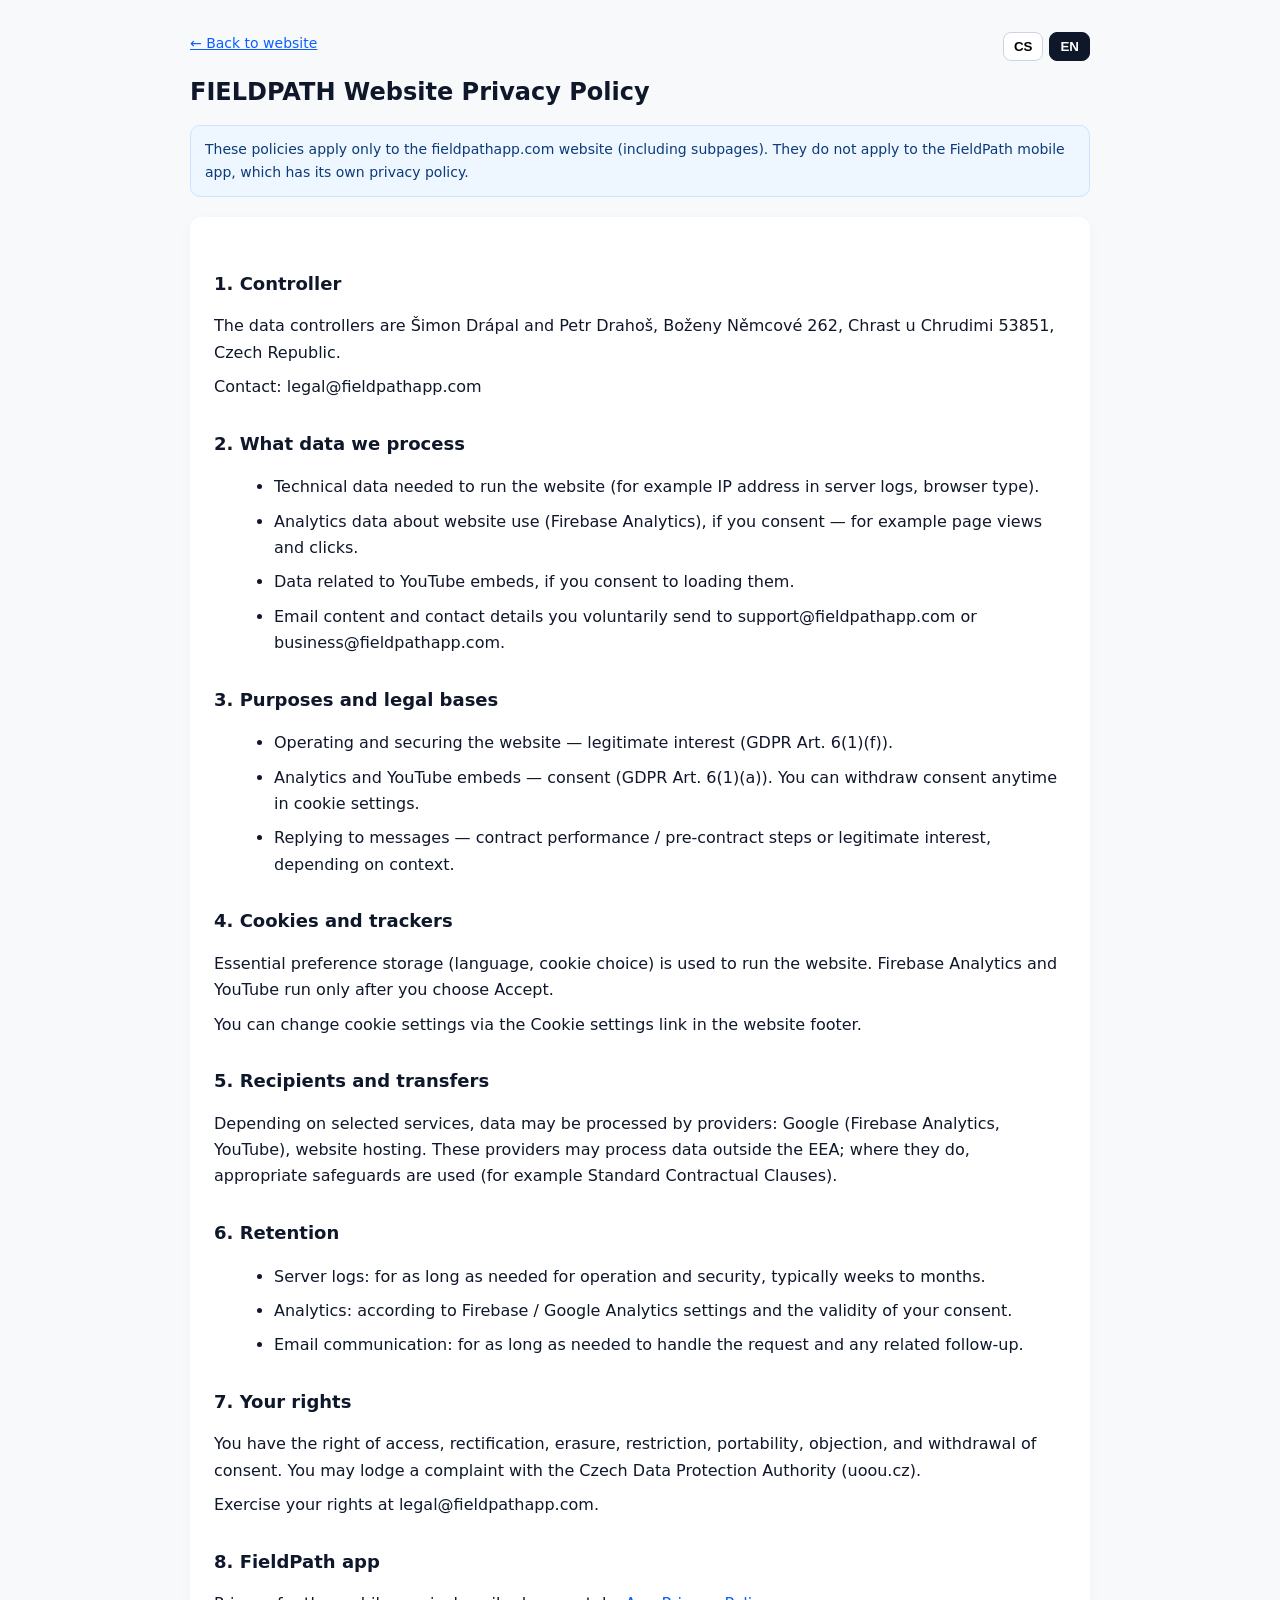
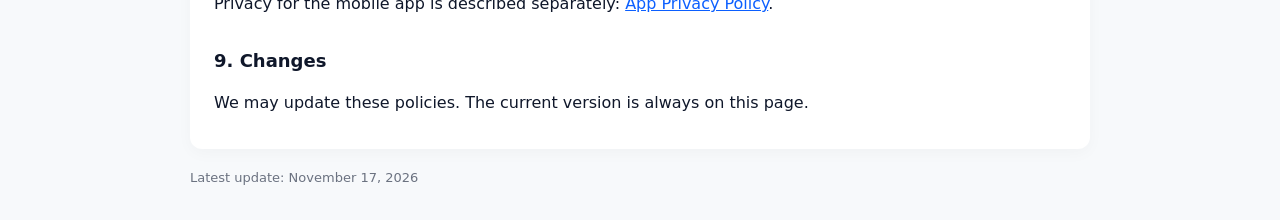
<file: website_privacy/index.html>
<!doctype html>
<html lang="en">
<head>
    <meta charset="utf-8">
    <meta name="viewport" content="width=device-width,initial-scale=1">
    <title data-cs="Zásady ochrany osobních údajů webu FIELDPATH" data-en="FIELDPATH Website Privacy Policy">FIELDPATH Website Privacy Policy</title>
    <link rel="canonical" href="https://www.fieldpathapp.com/website_privacy/">
    <link rel="icon" href="/images/app_logo_rel.png" type="image/x-icon">
    <style>
        :root{--bg:#f7f9fb;--card:#ffffff;--accent:#0b5fff;--muted:#6b7280;--text:#0f172a}
        body{font-family:Inter,ui-sans-serif,system-ui,-apple-system,"Segoe UI",Roboto,"Helvetica Neue",Arial;background:var(--bg);color:var(--text);line-height:1.65;margin:0;padding:32px}
        .container{max-width:900px;margin:0 auto}
        .topbar{display:flex;justify-content:space-between;gap:16px;align-items:flex-start;flex-wrap:wrap;margin-bottom:12px}
        .lang_switcher{display:inline-flex;gap:6px}
        .lang_switcher_btn{border:1px solid #cbd5e1;background:#fff;border-radius:8px;padding:6px 10px;cursor:pointer;font-weight:600}
        .lang_switcher_btn.is_active{background:#0f172a;color:#fff;border-color:#0f172a}
        .scope{background:#eef6ff;border:1px solid #cfe3ff;color:#0b3b7a;padding:12px 14px;border-radius:10px;margin:12px 0 20px;font-size:14px}
        article.card{background:var(--card);padding:24px;border-radius:12px;box-shadow:0 4px 16px rgba(15,23,42,0.03)}
        h1{margin:0;font-size:24px}
        h2{font-size:18px;margin-top:28px}
        h3{font-size:15px;margin-top:18px}
        p,li{margin:8px 0}
        ul{margin-left:20px}
        a{color:var(--accent)}
        footer{margin-top:18px;color:var(--muted);font-size:13px}
        .back{font-size:14px}
    </style>
    <script>
        (function () {
            const saved = localStorage.getItem("lang");
            if (saved === "cs" || saved === "en") {
                document.documentElement.lang = saved;
                return;
            }
            const browserLangs = navigator.languages?.length ? navigator.languages : [navigator.language || "en"];
            const prefersCzech = browserLangs.some((lang) => {
                const code = lang.toLowerCase().slice(0, 2);
                return code === "cs" || code === "sk";
            });
            document.documentElement.lang = prefersCzech ? "cs" : "en";
        })();
    </script>
</head>
<body>
<div class="container">
    <div class="topbar">
        <a class="back" href="/" data-cs="← Zpět na web" data-en="← Back to website">← Back to website</a>
        <div class="lang_switcher" role="group" aria-label="Language">
            <button type="button" class="lang_switcher_btn" data-lang="cs" aria-pressed="false">CS</button>
            <button type="button" class="lang_switcher_btn" data-lang="en" aria-pressed="false">EN</button>
        </div>
    </div>

    <header>
        <h1 data-cs="Zásady ochrany osobních údajů webu FIELDPATH" data-en="FIELDPATH Website Privacy Policy">FIELDPATH Website Privacy Policy</h1>
    </header>

    <p class="scope" data-cs="Tyto zásady platí pouze pro webové stránky fieldpathapp.com (včetně podstránek). Neplatí pro mobilní aplikaci FieldPath — ta má vlastní zásady." data-en="These policies apply only to the fieldpathapp.com website (including subpages). They do not apply to the FieldPath mobile app, which has its own privacy policy.">
        These policies apply only to the fieldpathapp.com website (including subpages). They do not apply to the FieldPath mobile app, which has its own privacy policy.
    </p>

    <article class="card">
        <h2 data-cs="1. Správce" data-en="1. Controller">1. Controller</h2>
        <p data-cs="Správci osobních údajů jsou Šimon Drápal a Petr Drahoš, Boženy Němcové 262, Chrast u Chrudimi 53851, Česká republika." data-en="The data controllers are Šimon Drápal and Petr Drahoš, Boženy Němcové 262, Chrast u Chrudimi 53851, Czech Republic.">
            The data controllers are Šimon Drápal and Petr Drahoš, Boženy Němcové 262, Chrast u Chrudimi 53851, Czech Republic.
        </p>
        <p data-cs="Kontakt: legal@fieldpathapp.com" data-en="Contact: legal@fieldpathapp.com">Contact: legal@fieldpathapp.com</p>

        <h2 data-cs="2. Jaké údaje zpracováváme" data-en="2. What data we process">2. What data we process</h2>
        <ul>
            <li data-cs="Technická data potřebná k provozu webu (např. IP adresa v serverových logách, typ prohlížeče)." data-en="Technical data needed to run the website (for example IP address in server logs, browser type).">Technical data needed to run the website (for example IP address in server logs, browser type).</li>
            <li data-cs="Analytická data o používání webu (Firebase Analytics), pokud dáš souhlas — např. zobrazení stránek a kliknutí." data-en="Analytics data about website use (Firebase Analytics), if you consent — for example page views and clicks.">Analytics data about website use (Firebase Analytics), if you consent — for example page views and clicks.</li>
            <li data-cs="Data související s YouTube embedy, pokud dáš souhlas s jejich načtením." data-en="Data related to YouTube embeds, if you consent to loading them.">Data related to YouTube embeds, if you consent to loading them.</li>
            <li data-cs="Obsah e-mailu a kontaktní údaje, které nám dobrovolně napíšeš na support@fieldpathapp.com nebo business@fieldpathapp.com." data-en="Email content and contact details you voluntarily send to support@fieldpathapp.com or business@fieldpathapp.com.">Email content and contact details you voluntarily send to support@fieldpathapp.com or business@fieldpathapp.com.</li>
        </ul>

        <h2 data-cs="3. Účely a právní základy" data-en="3. Purposes and legal bases">3. Purposes and legal bases</h2>
        <ul>
            <li data-cs="Provoz a zabezpečení webu — oprávněný zájem (čl. 6 odst. 1 písm. f GDPR)." data-en="Operating and securing the website — legitimate interest (GDPR Art. 6(1)(f)).">Operating and securing the website — legitimate interest (GDPR Art. 6(1)(f)).</li>
            <li data-cs="Analytika a YouTube embedy — souhlas (čl. 6 odst. 1 písm. a GDPR). Souhlas můžeš kdykoli odvolat v nastavení cookies." data-en="Analytics and YouTube embeds — consent (GDPR Art. 6(1)(a)). You can withdraw consent anytime in cookie settings.">Analytics and YouTube embeds — consent (GDPR Art. 6(1)(a)). You can withdraw consent anytime in cookie settings.</li>
            <li data-cs="Odpovědi na zprávy — plnění smlouvy / předkontraktační kroky nebo oprávněný zájem podle kontextu." data-en="Replying to messages — contract performance / pre-contract steps or legitimate interest, depending on context.">Replying to messages — contract performance / pre-contract steps or legitimate interest, depending on context.</li>
        </ul>

        <h2 data-cs="4. Cookies a trackery" data-en="4. Cookies and trackers">4. Cookies and trackers</h2>
        <p data-cs="Nezbytné uložení preferencí (jazyk, volba cookies) používáme k fungování webu. Firebase Analytics a YouTube se spouští jen po souhlasu „Přijmout“." data-en="Essential preference storage (language, cookie choice) is used to run the website. Firebase Analytics and YouTube run only after you choose Accept.">
            Essential preference storage (language, cookie choice) is used to run the website. Firebase Analytics and YouTube run only after you choose Accept.
        </p>
        <p data-cs="Nastavení cookies můžeš změnit odkazem „Nastavení cookies“ v patičce webu." data-en="You can change cookie settings via the Cookie settings link in the website footer.">
            You can change cookie settings via the Cookie settings link in the website footer.
        </p>

        <h2 data-cs="5. Příjemci a přenosy" data-en="5. Recipients and transfers">5. Recipients and transfers</h2>
        <p data-cs="Podle zvolených služeb mohou být údaje zpracovávány poskytovateli: Google (Firebase Analytics, YouTube), hosting webu. Tito poskytovatelé mohou zpracovávat data i mimo EHP; v takovém případě používají vhodné záruky (např. standardní smluvní doložky)." data-en="Depending on selected services, data may be processed by providers: Google (Firebase Analytics, YouTube), website hosting. These providers may process data outside the EEA; where they do, appropriate safeguards are used (for example Standard Contractual Clauses).">
            Depending on selected services, data may be processed by providers: Google (Firebase Analytics, YouTube), website hosting. These providers may process data outside the EEA; where they do, appropriate safeguards are used (for example Standard Contractual Clauses).
        </p>

        <h2 data-cs="6. Doba uchování" data-en="6. Retention">6. Retention</h2>
        <ul>
            <li data-cs="Serverové logy: po dobu potřebnou k provozu a bezpečnosti, obvykle do několika týdnů až měsíců." data-en="Server logs: for as long as needed for operation and security, typically weeks to months.">Server logs: for as long as needed for operation and security, typically weeks to months.</li>
            <li data-cs="Analytika: podle nastavení Firebase / Google Analytics a doby platnosti souhlasu." data-en="Analytics: according to Firebase / Google Analytics settings and the validity of your consent.">Analytics: according to Firebase / Google Analytics settings and the validity of your consent.</li>
            <li data-cs="E-mailová komunikace: po dobu vyřízení a případné navazující evidence (např. obchodní poptávka)." data-en="Email communication: for as long as needed to handle the request and any related follow-up.">Email communication: for as long as needed to handle the request and any related follow-up.</li>
        </ul>

        <h2 data-cs="7. Tvá práva" data-en="7. Your rights">7. Your rights</h2>
        <p data-cs="Máš právo na přístup, opravu, výmaz, omezení zpracování, přenositelnost, námitku a odvolání souhlasu. Stížnost můžeš podat u Úřadu pro ochranu osobních údajů (uoou.cz)." data-en="You have the right of access, rectification, erasure, restriction, portability, objection, and withdrawal of consent. You may lodge a complaint with the Czech Data Protection Authority (uoou.cz).">
            You have the right of access, rectification, erasure, restriction, portability, objection, and withdrawal of consent. You may lodge a complaint with the Czech Data Protection Authority (uoou.cz).
        </p>
        <p data-cs="Práva uplatníš na legal@fieldpathapp.com." data-en="Exercise your rights at legal@fieldpathapp.com.">Exercise your rights at legal@fieldpathapp.com.</p>

        <h2 data-cs="8. Aplikace FieldPath" data-en="8. FieldPath app">8. FieldPath app</h2>
        <p>
            <span data-cs="Ochrana údajů v mobilní aplikaci je popsána samostatně: " data-en="Privacy for the mobile app is described separately: ">Privacy for the mobile app is described separately: </span>
            <a href="/privacy_policy/index.html" data-cs="Zásady ochrany osobních údajů aplikace" data-en="App Privacy Policy">App Privacy Policy</a>.
        </p>

        <h2 data-cs="9. Změny" data-en="9. Changes">9. Changes</h2>
        <p data-cs="Tyto zásady můžeme aktualizovat. Aktuální verze je vždy na této stránce." data-en="We may update these policies. The current version is always on this page.">
            We may update these policies. The current version is always on this page.
        </p>
    </article>

    <footer data-cs="Poslední aktualizace: 17. listopadu 2026" data-en="Latest update: November 17, 2026">Latest update: November 17, 2026</footer>
</div>
<script src="/script.js"></script>
</body>
</html>
</file>
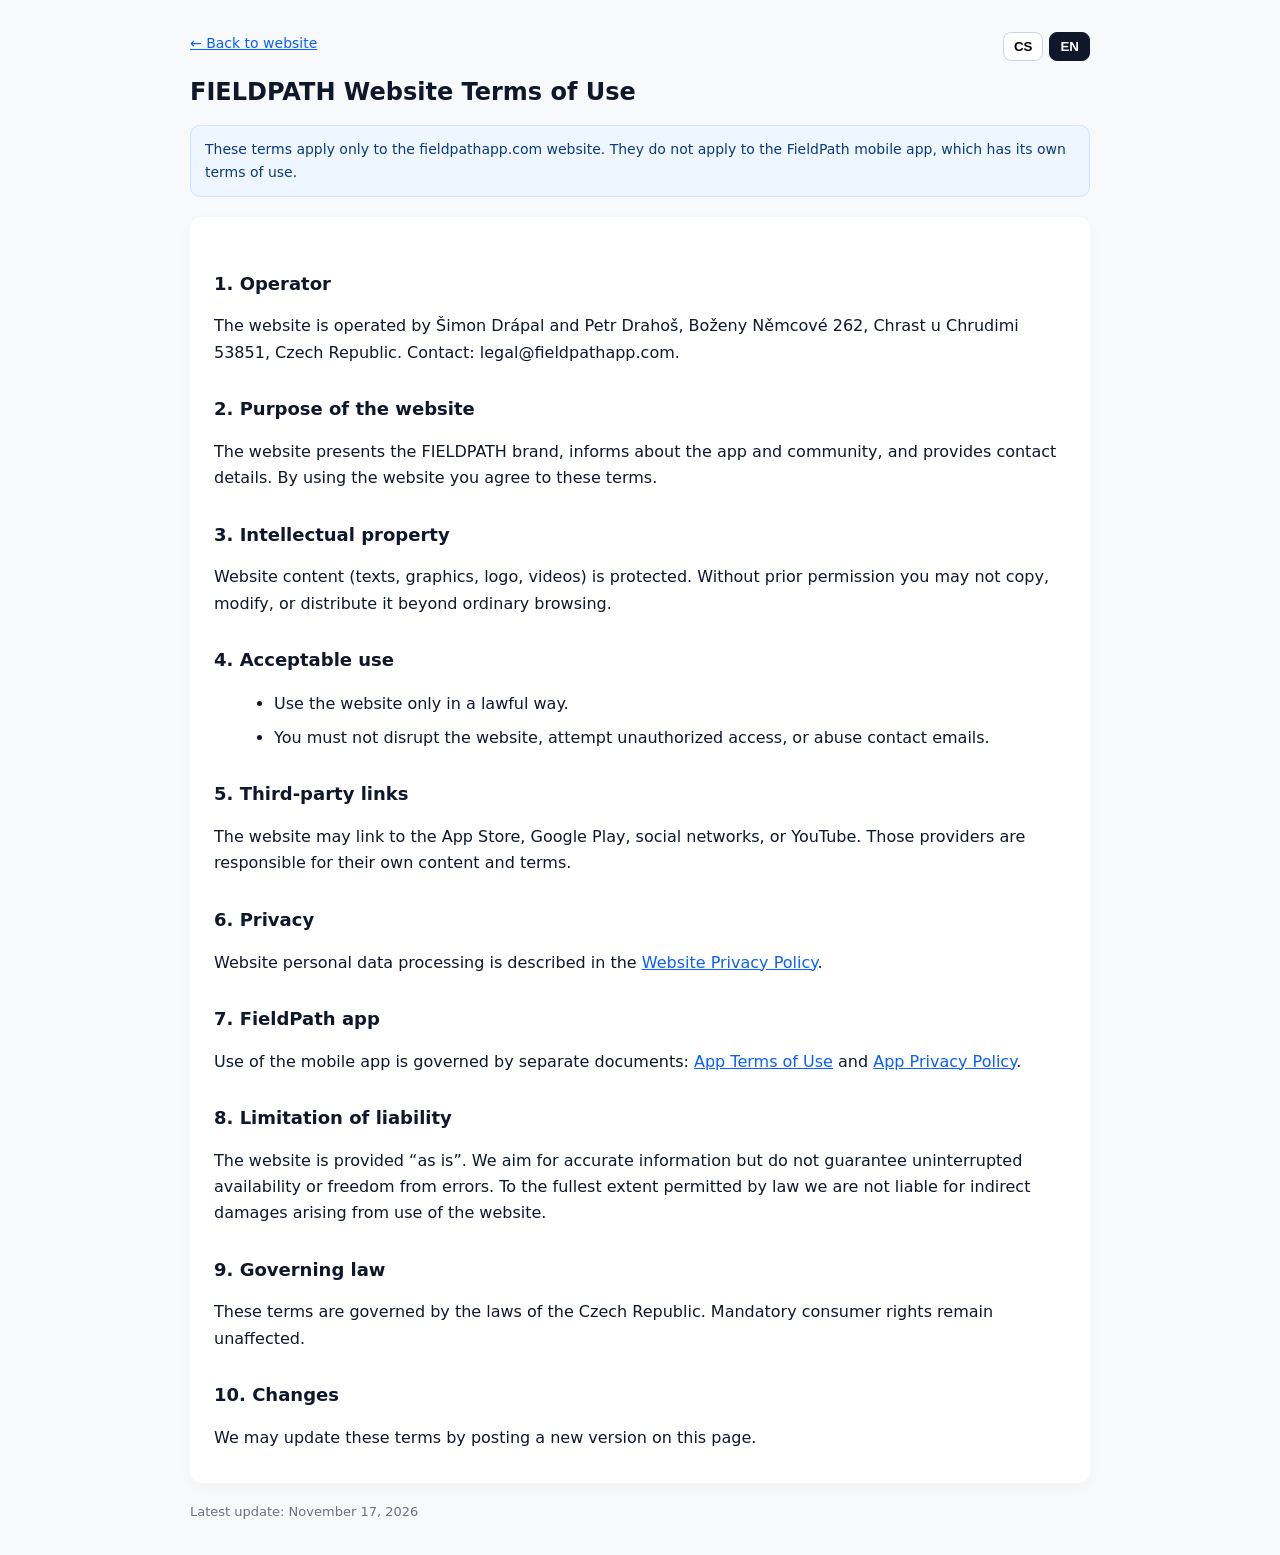
<file: website_terms/index.html>
<!doctype html>
<html lang="en">
<head>
    <meta charset="utf-8">
    <meta name="viewport" content="width=device-width,initial-scale=1">
    <title data-cs="Podmínky použití webu FIELDPATH" data-en="FIELDPATH Website Terms of Use">FIELDPATH Website Terms of Use</title>
    <link rel="canonical" href="https://www.fieldpathapp.com/website_terms/">
    <link rel="icon" href="/images/app_logo_rel.png" type="image/x-icon">
    <style>
        :root{--bg:#f7f9fb;--card:#ffffff;--accent:#0b5fff;--muted:#6b7280;--text:#0f172a}
        body{font-family:Inter,ui-sans-serif,system-ui,-apple-system,"Segoe UI",Roboto,"Helvetica Neue",Arial;background:var(--bg);color:var(--text);line-height:1.65;margin:0;padding:32px}
        .container{max-width:900px;margin:0 auto}
        .topbar{display:flex;justify-content:space-between;gap:16px;align-items:flex-start;flex-wrap:wrap;margin-bottom:12px}
        .lang_switcher{display:inline-flex;gap:6px}
        .lang_switcher_btn{border:1px solid #cbd5e1;background:#fff;border-radius:8px;padding:6px 10px;cursor:pointer;font-weight:600}
        .lang_switcher_btn.is_active{background:#0f172a;color:#fff;border-color:#0f172a}
        .scope{background:#eef6ff;border:1px solid #cfe3ff;color:#0b3b7a;padding:12px 14px;border-radius:10px;margin:12px 0 20px;font-size:14px}
        article.card{background:var(--card);padding:24px;border-radius:12px;box-shadow:0 4px 16px rgba(15,23,42,0.03)}
        h1{margin:0;font-size:24px}
        h2{font-size:18px;margin-top:28px}
        p,li{margin:8px 0}
        ul{margin-left:20px}
        a{color:var(--accent)}
        footer{margin-top:18px;color:var(--muted);font-size:13px}
        .back{font-size:14px}
    </style>
    <script>
        (function () {
            const saved = localStorage.getItem("lang");
            if (saved === "cs" || saved === "en") {
                document.documentElement.lang = saved;
                return;
            }
            const browserLangs = navigator.languages?.length ? navigator.languages : [navigator.language || "en"];
            const prefersCzech = browserLangs.some((lang) => {
                const code = lang.toLowerCase().slice(0, 2);
                return code === "cs" || code === "sk";
            });
            document.documentElement.lang = prefersCzech ? "cs" : "en";
        })();
    </script>
</head>
<body>
<div class="container">
    <div class="topbar">
        <a class="back" href="/" data-cs="← Zpět na web" data-en="← Back to website">← Back to website</a>
        <div class="lang_switcher" role="group" aria-label="Language">
            <button type="button" class="lang_switcher_btn" data-lang="cs" aria-pressed="false">CS</button>
            <button type="button" class="lang_switcher_btn" data-lang="en" aria-pressed="false">EN</button>
        </div>
    </div>

    <header>
        <h1 data-cs="Podmínky použití webu FIELDPATH" data-en="FIELDPATH Website Terms of Use">FIELDPATH Website Terms of Use</h1>
    </header>

    <p class="scope" data-cs="Tyto podmínky platí pouze pro webové stránky fieldpathapp.com. Neplatí pro mobilní aplikaci FieldPath — ta má vlastní podmínky použití." data-en="These terms apply only to the fieldpathapp.com website. They do not apply to the FieldPath mobile app, which has its own terms of use.">
        These terms apply only to the fieldpathapp.com website. They do not apply to the FieldPath mobile app, which has its own terms of use.
    </p>

    <article class="card">
        <h2 data-cs="1. Provozovatel" data-en="1. Operator">1. Operator</h2>
        <p data-cs="Web provozují Šimon Drápal a Petr Drahoš, Boženy Němcové 262, Chrast u Chrudimi 53851, Česká republika. Kontakt: legal@fieldpathapp.com." data-en="The website is operated by Šimon Drápal and Petr Drahoš, Boženy Němcové 262, Chrast u Chrudimi 53851, Czech Republic. Contact: legal@fieldpathapp.com.">
            The website is operated by Šimon Drápal and Petr Drahoš, Boženy Němcové 262, Chrast u Chrudimi 53851, Czech Republic. Contact: legal@fieldpathapp.com.
        </p>

        <h2 data-cs="2. Účel webu" data-en="2. Purpose of the website">2. Purpose of the website</h2>
        <p data-cs="Web představuje značku FIELDPATH, informuje o aplikaci a komunitě a poskytuje kontaktní údaje. Používáním webu souhlasíš s těmito podmínkami." data-en="The website presents the FIELDPATH brand, informs about the app and community, and provides contact details. By using the website you agree to these terms.">
            The website presents the FIELDPATH brand, informs about the app and community, and provides contact details. By using the website you agree to these terms.
        </p>

        <h2 data-cs="3. Duševní vlastnictví" data-en="3. Intellectual property">3. Intellectual property</h2>
        <p data-cs="Obsah webu (texty, grafika, logo, videa) je chráněn. Bez předchozího souhlasu ho nesmíš kopírovat, upravovat ani šířit nad rámec běžného prohlížení." data-en="Website content (texts, graphics, logo, videos) is protected. Without prior permission you may not copy, modify, or distribute it beyond ordinary browsing.">
            Website content (texts, graphics, logo, videos) is protected. Without prior permission you may not copy, modify, or distribute it beyond ordinary browsing.
        </p>

        <h2 data-cs="4. Přípustné použití" data-en="4. Acceptable use">4. Acceptable use</h2>
        <ul>
            <li data-cs="Web používej jen zákonným způsobem." data-en="Use the website only in a lawful way.">Use the website only in a lawful way.</li>
            <li data-cs="Nesmíš narušovat provoz webu, pokoušet se o neoprávněný přístup ani zneužívat kontaktní formuláře / e-maily." data-en="You must not disrupt the website, attempt unauthorized access, or abuse contact emails.">You must not disrupt the website, attempt unauthorized access, or abuse contact emails.</li>
        </ul>

        <h2 data-cs="5. Odkazy třetích stran" data-en="5. Third-party links">5. Third-party links</h2>
        <p data-cs="Web může odkazovat na App Store, Google Play, sociální sítě nebo YouTube. Za obsah a podmínky těchto služeb odpovídají jejich provozovatelé." data-en="The website may link to the App Store, Google Play, social networks, or YouTube. Those providers are responsible for their own content and terms.">
            The website may link to the App Store, Google Play, social networks, or YouTube. Those providers are responsible for their own content and terms.
        </p>

        <h2 data-cs="6. Ochrana osobních údajů" data-en="6. Privacy">6. Privacy</h2>
        <p>
            <span data-cs="Zpracování osobních údajů na webu popisují " data-en="Website personal data processing is described in the ">Website personal data processing is described in the </span>
            <a href="/website_privacy/" data-cs="Zásady ochrany osobních údajů webu" data-en="Website Privacy Policy">Website Privacy Policy</a>.
        </p>

        <h2 data-cs="7. Aplikace FieldPath" data-en="7. FieldPath app">7. FieldPath app</h2>
        <p>
            <span data-cs="Používání mobilní aplikace se řídí samostatnými dokumenty: " data-en="Use of the mobile app is governed by separate documents: ">Use of the mobile app is governed by separate documents: </span>
            <a href="/terms_of_use/index.html" data-cs="Podmínky použití aplikace" data-en="App Terms of Use">App Terms of Use</a>
            <span data-cs=" a " data-en=" and "> and </span>
            <a href="/privacy_policy/index.html" data-cs="Zásady ochrany osobních údajů aplikace" data-en="App Privacy Policy">App Privacy Policy</a>.
        </p>

        <h2 data-cs="8. Omezení odpovědnosti" data-en="8. Limitation of liability">8. Limitation of liability</h2>
        <p data-cs="Web poskytujeme „jak je“. Usilujeme o správnost informací, ale negarantujeme nepřetržitou dostupnost ani bezchybnost. V maximálním rozsahu dovoleném právem neodpovídáme za nepřímé škody vzniklé používáním webu." data-en="The website is provided “as is”. We aim for accurate information but do not guarantee uninterrupted availability or freedom from errors. To the fullest extent permitted by law we are not liable for indirect damages arising from use of the website.">
            The website is provided “as is”. We aim for accurate information but do not guarantee uninterrupted availability or freedom from errors. To the fullest extent permitted by law we are not liable for indirect damages arising from use of the website.
        </p>

        <h2 data-cs="9. Rozhodné právo" data-en="9. Governing law">9. Governing law</h2>
        <p data-cs="Tyto podmínky se řídí právem České republiky. Spotřebitelská práva tím nejsou dotčena." data-en="These terms are governed by the laws of the Czech Republic. Mandatory consumer rights remain unaffected.">
            These terms are governed by the laws of the Czech Republic. Mandatory consumer rights remain unaffected.
        </p>

        <h2 data-cs="10. Změny" data-en="10. Changes">10. Changes</h2>
        <p data-cs="Podmínky můžeme aktualizovat zveřejněním nové verze na této stránce." data-en="We may update these terms by posting a new version on this page.">
            We may update these terms by posting a new version on this page.
        </p>
    </article>

    <footer data-cs="Poslední aktualizace: 17. listopadu 2026" data-en="Latest update: November 17, 2026">Latest update: November 17, 2026</footer>
</div>
<script src="/script.js"></script>
</body>
</html>
</file>
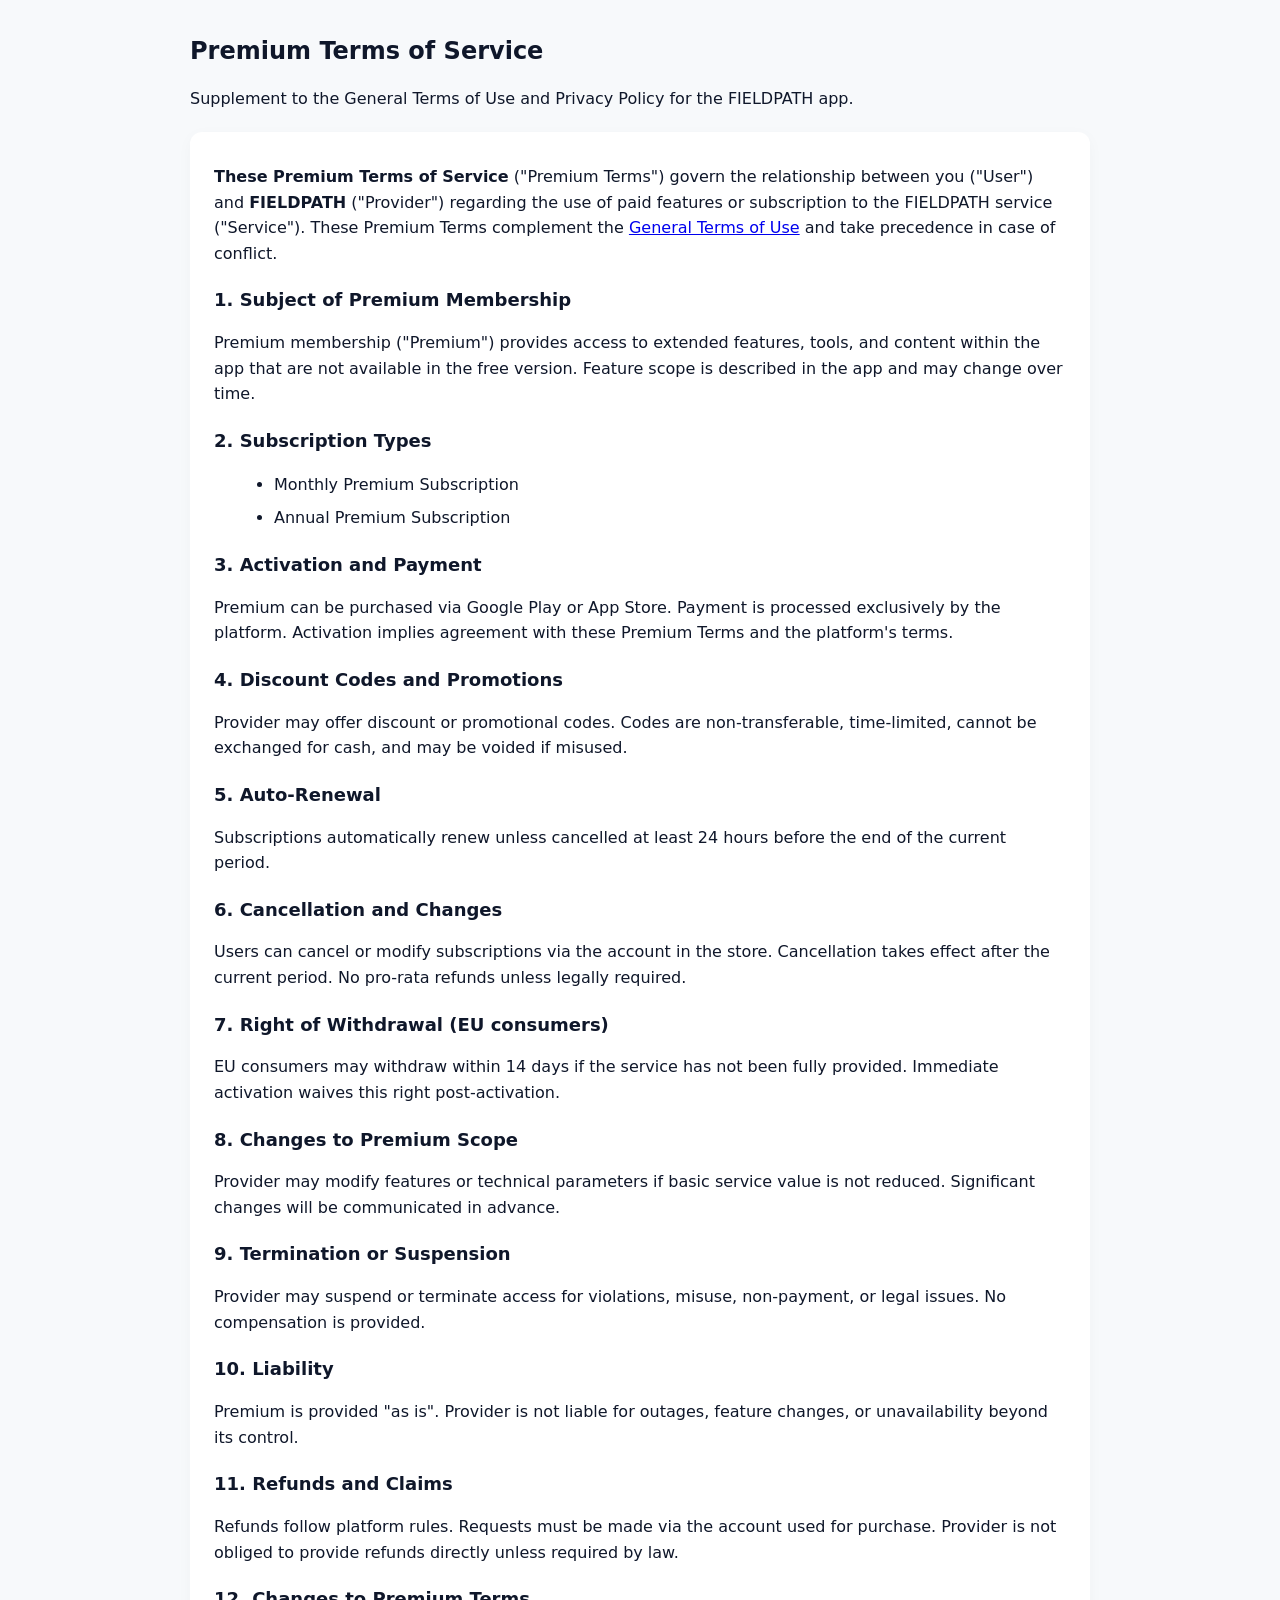
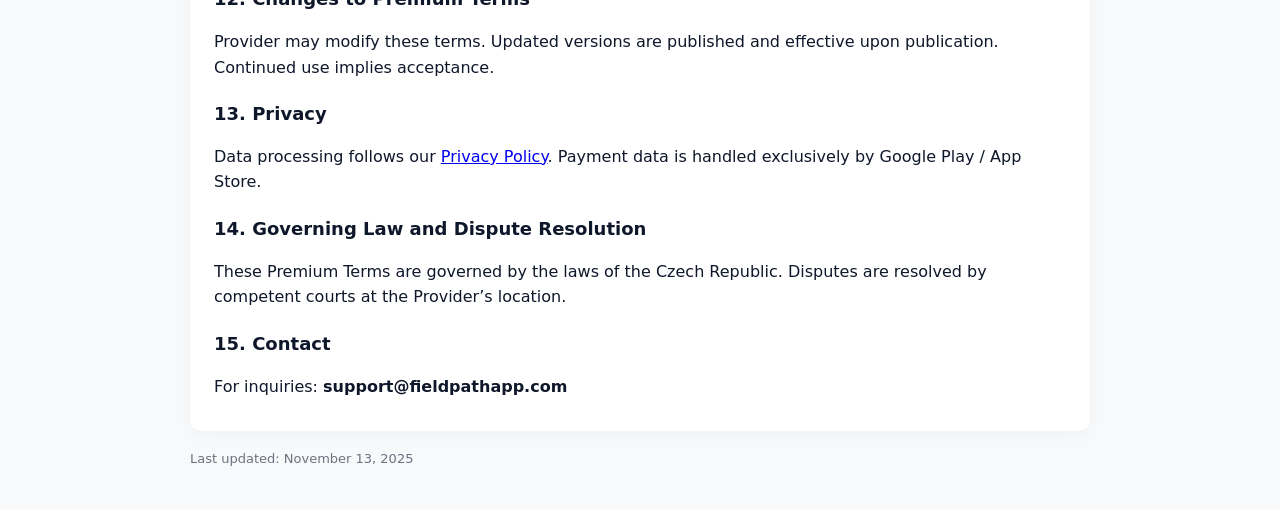
<file: premium_terms_of_use/premium_terms_of_use.html>
<!doctype html>
<html lang="cs">
<head>
<meta charset="utf-8">
<meta name="viewport" content="width=device-width,initial-scale=1">
<link rel="canonical" href="https://www.fieldpathapp.com/premium_terms_of_use/">
<title>Premium Terms – FIELDPATH</title>
<style>
:root{--bg:#f7f9fb;--card:#ffffff;--accent:#0b5fff;--muted:#6b7280}
body{font-family:Inter, ui-sans-serif, system-ui, -apple-system, "Segoe UI", Roboto, "Helvetica Neue", Arial; background:var(--bg); color:#0f172a; line-height:1.6; margin:0; padding:32px}
.container{max-width:900px;margin:0 auto}
main{margin-top:20px}
article.card{background:var(--card);padding:24px;border-radius:12px;box-shadow:0 4px 16px rgba(15,23,42,0.03)}
h1{margin-top:0;font-size:24px}
h2{font-size:18px;margin-top:20px}
p, li{margin:8px 0}
ul{margin-left:20px}
footer{margin-top:18px;color:var(--muted);font-size:13px}
</style>
<script>
function detectLanguage(){
const lang = navigator.language || navigator.userLanguage;
document.querySelectorAll('[data-lang]').forEach(el=>{
el.style.display = el.getAttribute('data-lang').startsWith(lang.slice(0,2)) ? 'block' : 'none';
});
}
window.addEventListener('DOMContentLoaded', detectLanguage);
</script>
</head>
<body>
<div class="container">


<!-- Czech Version -->
<div data-lang="cs">
<header>
<h1>Premium Podmínky (Podmínky prémiového členství)</h1>
<p>Doplněk k Obecným podmínkám užívání a Zásadám ochrany osobních údajů pro službu FIELDPATH.</p>
</header>
<main>
<article class="card">
<p><strong>Tyto Podmínky prémiového členství</strong> („Premium Podmínky“) upravují vztah mezi Vámi („Uživatel“) a společností <strong>FIELDPATH</strong> („Poskytovatel“) v souvislosti s užíváním placených funkcí nebo předplatného služby FIELDPATH („Služba“). Tyto Premium Podmínky doplňují <a href="https://www.fieldpathapp.com/terms_of_use/index.html">Obecné podmínky užívání</a> a mají přednost při rozporu.</p>


<h2>1. Předmět prémiového členství</h2>
<p>Prémiové členství („Premium") poskytuje uživateli přístup k rozšířeným funkcím, nástrojům a obsahu aplikace, které nejsou dostupné v základní („free“) verzi služby. Rozsah dostupných funkcí je popsán v aplikaci a může se měnit.</p>


<h2>2. Typy předplatného</h2>
<ul>
<li>Měsíční předplatné Premium</li>
<li>Roční předplatné Premium</li>
</ul>
<p>Ceny jednotlivých plánů jsou uvedeny v aplikaci nebo na webu. Poskytovatel si vyhrazuje právo ceny upravovat, přičemž změny se projeví až po skončení aktuálního předplaceného období.</p>


<h2>3. Aktivace a platba</h2>
<p>Premium lze zakoupit prostřednictvím platformy Google Play nebo App Store. Platba je zpracovávána výhradně příslušným obchodem. Aktivací předplatného vyjadřujete souhlas s těmito Premium Podmínkami i s podmínkami dané platformy.</p>


<h2>4. Slevové kódy a propagační nabídky</h2>
<p>Poskytovatel může nabídnout slevové kódy nebo promo akce. Kód je nepřenosný, má omezenou platnost, nelze jej směňovat za hotovost a může být zneplatněn při zneužití.</p>


<h2>5. Automatické obnovení předplatného</h2>
<p>Předplatné se automaticky obnovuje, pokud uživatel nezruší automatické obnovení nejpozději 24 hodin před koncem období.</p>


<h2>6. Změna nebo zrušení předplatného</h2>
<p>Uživatel může kdykoli zrušit nebo změnit předplatné prostřednictvím účtu v obchodě. Zrušení má účinek po skončení aktuálního období. Poskytovatel neposkytuje poměrné vrácení peněz za nevyužité části předplatného, pokud to nevyžaduje zákon nebo podmínky platformy.</p>


<h2>7. Právo na odstoupení (spotřebitelé v EU)</h2>
<p>Spotřebitelé z EU mohou odstoupit do 14 dnů od nákupu, pokud služba nebyla plně poskytnuta. Pokud aktivací službu ihned využijete, vzdáváte se práva odstoupit po plném poskytnutí Premium.</p>


<h2>8. Změny rozsahu Premium</h2>
<p>Poskytovatel může měnit funkce nebo technické parametry Premium, pokud tím nezhorší základní hodnotu služby a o zásadních změnách bude uživatel informován.</p>


<h2>9. Ukončení nebo pozastavení Premium přístupu</h2>
<p>Poskytovatel může pozastavit nebo ukončit Premium přístup při porušení podmínek, zneužití služby či slevových kódů, nezaplacení poplatků nebo porušení práv třetích osob. V takovém případě není nárok na náhradu.</p>


<h2>10. Odpovědnost</h2>
<p>Premium služba je poskytována „tak, jak je“ („as is“). Poskytovatel neodpovídá za výpadky, změny funkcí nebo nedostupnost způsobenou faktory mimo jeho kontrolu.</p>


<h2>11. Refundace a reklamace</h2>
<p>Refundace se řídí pravidly platformy. Uživatel žádá o vrácení prostřednictvím účtu, kde bylo předplatné zakoupeno. Poskytovatel neposkytuje refundace přímo, pokud to nevyžaduje právo.</p>


<h2>12. Změny Premium Podmínek</h2>
<p>Poskytovatel si vyhrazuje právo tyto podmínky upravit. Aktualizovaná verze bude zveřejněna a vstoupí v platnost dnem zveřejnění. Pokračováním v používání Premium uživatel souhlasí s novým zněním.</p>


<h2>13. Ochrana osobních údajů</h2>
<p>Zpracování osobních údajů se řídí <a href="https://www.iubenda.com/privacy-policy/53083407">Zásadami ochrany osobních údajů</a>. Údaje o platbách zpracovávají pouze platformy Google Play / App Store.</p>


<h2>14. Rozhodné právo a řešení sporů</h2>
<p>Tyto Premium Podmínky se řídí právem České republiky. Spory budou řešeny příslušnými soudy dle sídla Poskytovatele.</p>


<h2>15. Kontakt</h2>
<p>Dotazy směřujte na: <strong>support@fieldpathapp.com</strong></p>
</article>
</main>
<footer><p>Poslední aktualizace: 13. listopadu 2025</p></footer>
</div>


<!-- English Version -->
<div data-lang="en">
<header>
<h1>Premium Terms of Service</h1>
<p>Supplement to the General Terms of Use and Privacy Policy for the FIELDPATH app.</p>
</header>
<main>
<article class="card">
<p><strong>These Premium Terms of Service</strong> ("Premium Terms") govern the relationship between you ("User") and <strong>FIELDPATH</strong> ("Provider") regarding the use of paid features or subscription to the FIELDPATH service ("Service"). These Premium Terms complement the <a href="https://www.fieldpathapp.com/terms_of_use/index.html">General Terms of Use</a> and take precedence in case of conflict.</p>


<h2>1. Subject of Premium Membership</h2>
<p>Premium membership ("Premium") provides access to extended features, tools, and content within the app that are not available in the free version. Feature scope is described in the app and may change over time.</p>


<h2>2. Subscription Types</h2>
<ul>
<li>Monthly Premium Subscription</li>
<li>Annual Premium Subscription</li>
</ul>


<h2>3. Activation and Payment</h2>
<p>Premium can be purchased via Google Play or App Store. Payment is processed exclusively by the platform. Activation implies agreement with these Premium Terms and the platform's terms.</p>


<h2>4. Discount Codes and Promotions</h2>
<p>Provider may offer discount or promotional codes. Codes are non-transferable, time-limited, cannot be exchanged for cash, and may be voided if misused.</p>


<h2>5. Auto-Renewal</h2>
<p>Subscriptions automatically renew unless cancelled at least 24 hours before the end of the current period.</p>


<h2>6. Cancellation and Changes</h2>
<p>Users can cancel or modify subscriptions via the account in the store. Cancellation takes effect after the current period. No pro-rata refunds unless legally required.</p>


<h2>7. Right of Withdrawal (EU consumers)</h2>
<p>EU consumers may withdraw within 14 days if the service has not been fully provided. Immediate activation waives this right post-activation.</p>


<h2>8. Changes to Premium Scope</h2>
<p>Provider may modify features or technical parameters if basic service value is not reduced. Significant changes will be communicated in advance.</p>


<h2>9. Termination or Suspension</h2>
<p>Provider may suspend or terminate access for violations, misuse, non-payment, or legal issues. No compensation is provided.</p>


<h2>10. Liability</h2>
<p>Premium is provided "as is". Provider is not liable for outages, feature changes, or unavailability beyond its control.</p>


<h2>11. Refunds and Claims</h2>
<p>Refunds follow platform rules. Requests must be made via the account used for purchase. Provider is not obliged to provide refunds directly unless required by law.</p>


<h2>12. Changes to Premium Terms</h2>
<p>Provider may modify these terms. Updated versions are published and effective upon publication. Continued use implies acceptance.</p>


<h2>13. Privacy</h2>
<p>Data processing follows our <a href="https://www.iubenda.com/privacy-policy/53083407">Privacy Policy</a>. Payment data is handled exclusively by Google Play / App Store.</p>


<h2>14. Governing Law and Dispute Resolution</h2>
<p>These Premium Terms are governed by the laws of the Czech Republic. Disputes are resolved by competent courts at the Provider’s location.</p>


<h2>15. Contact</h2>
<p>For inquiries: <strong>support@fieldpathapp.com</strong></p>
</article>
</main>
<footer><p>Last updated: November 13, 2025</p></footer>
</div>
</div>
</html>
</file>
